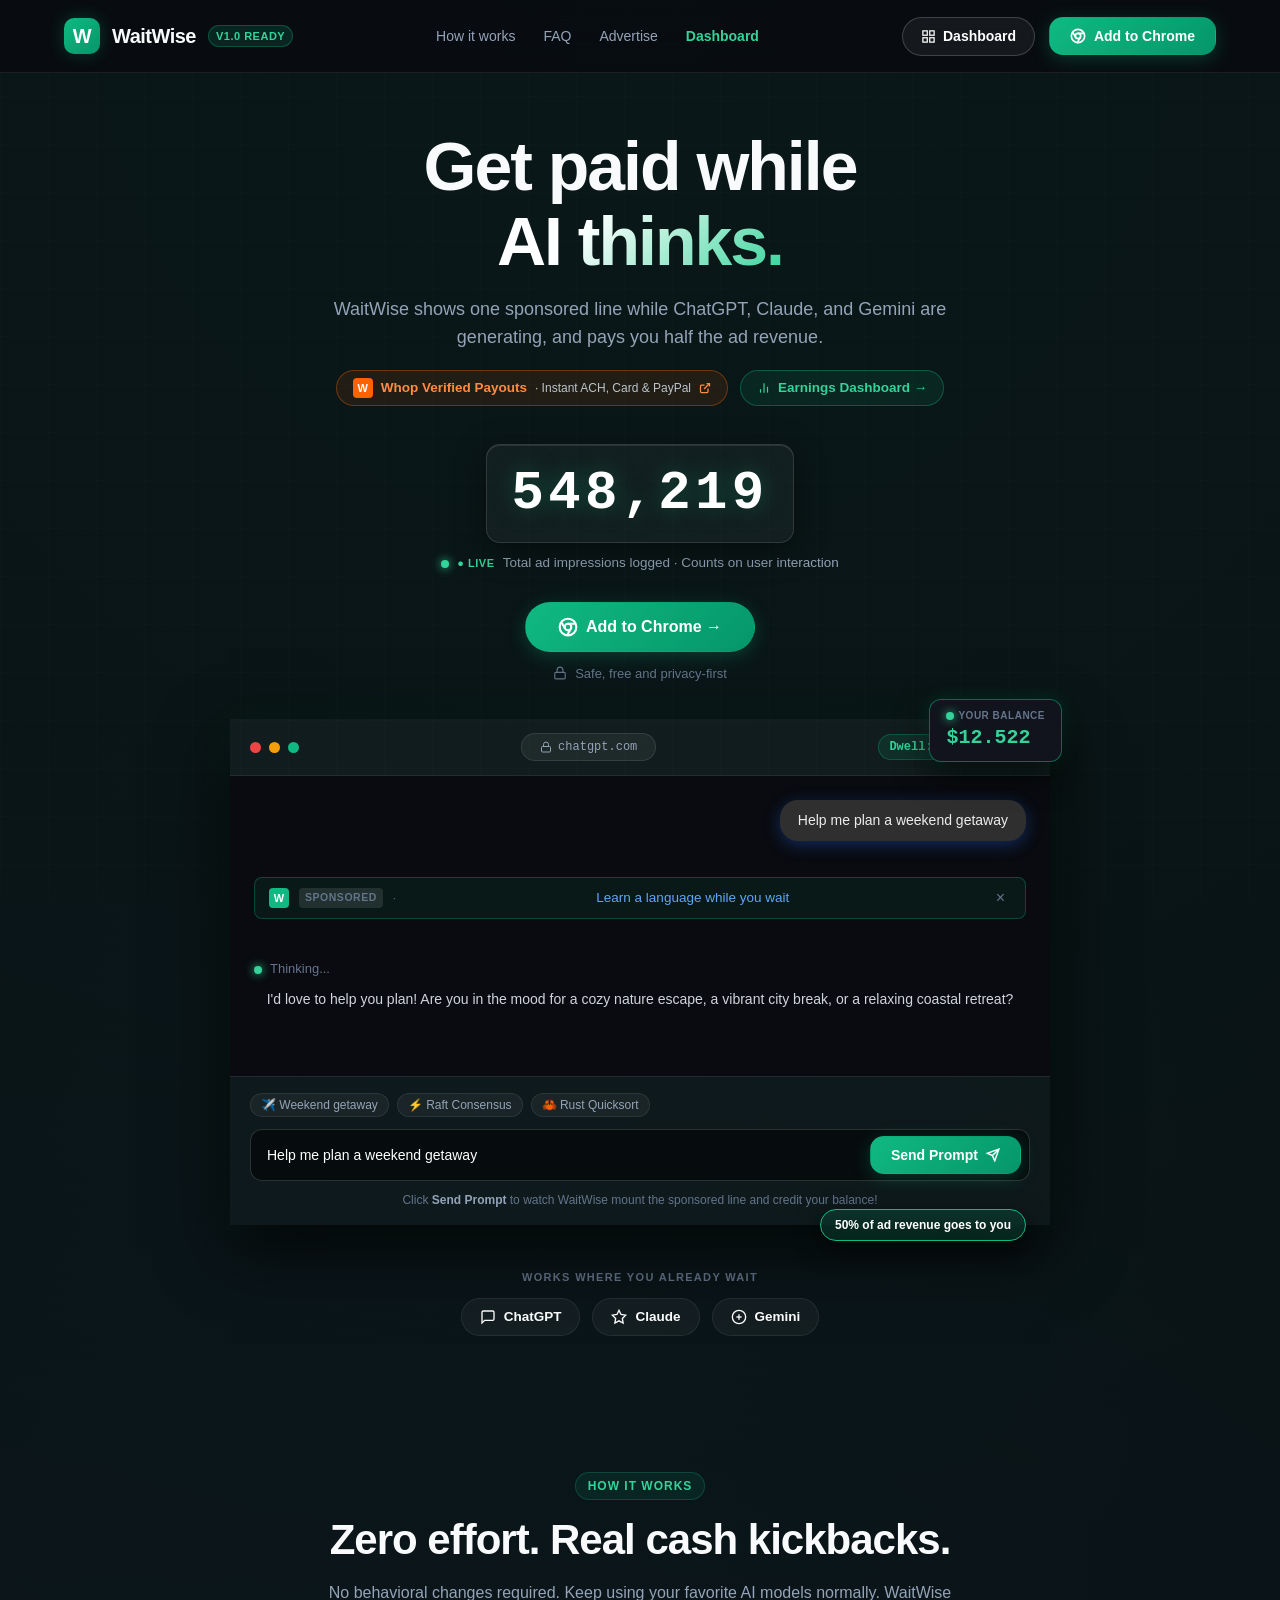
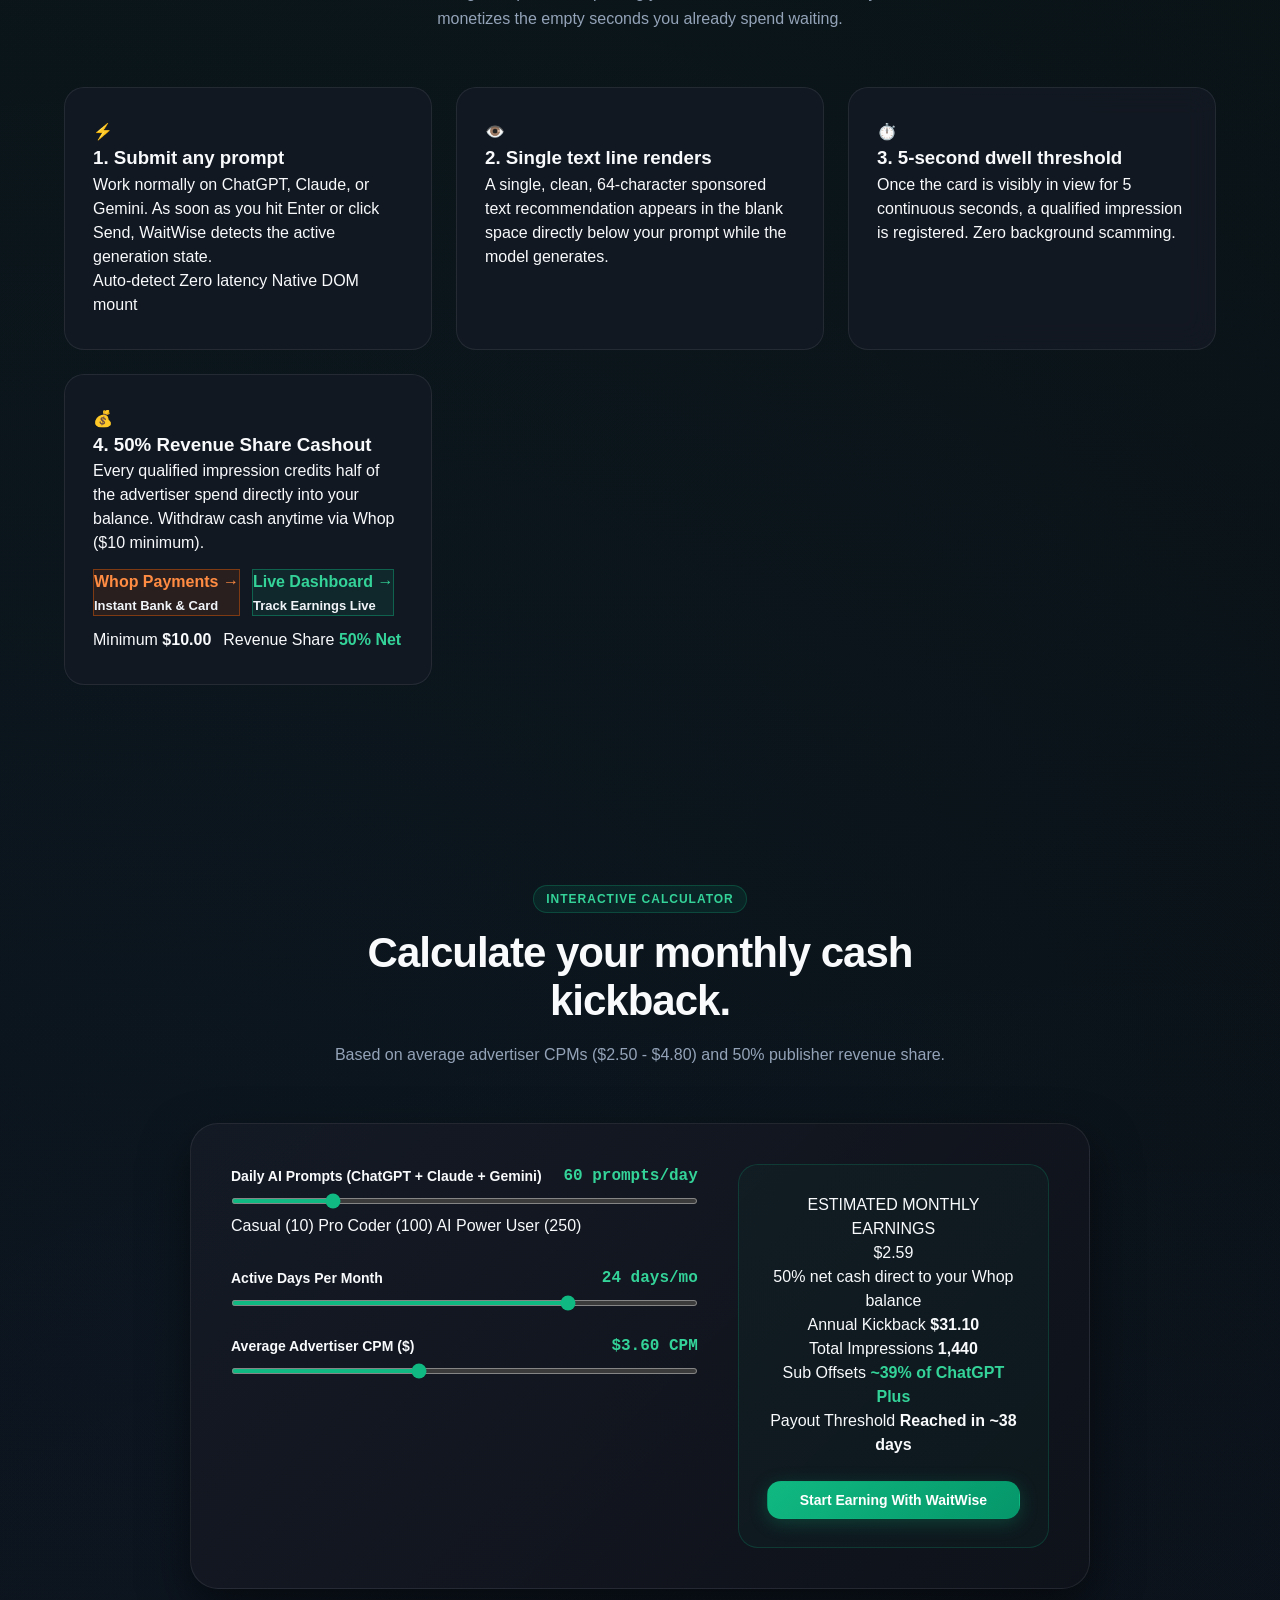
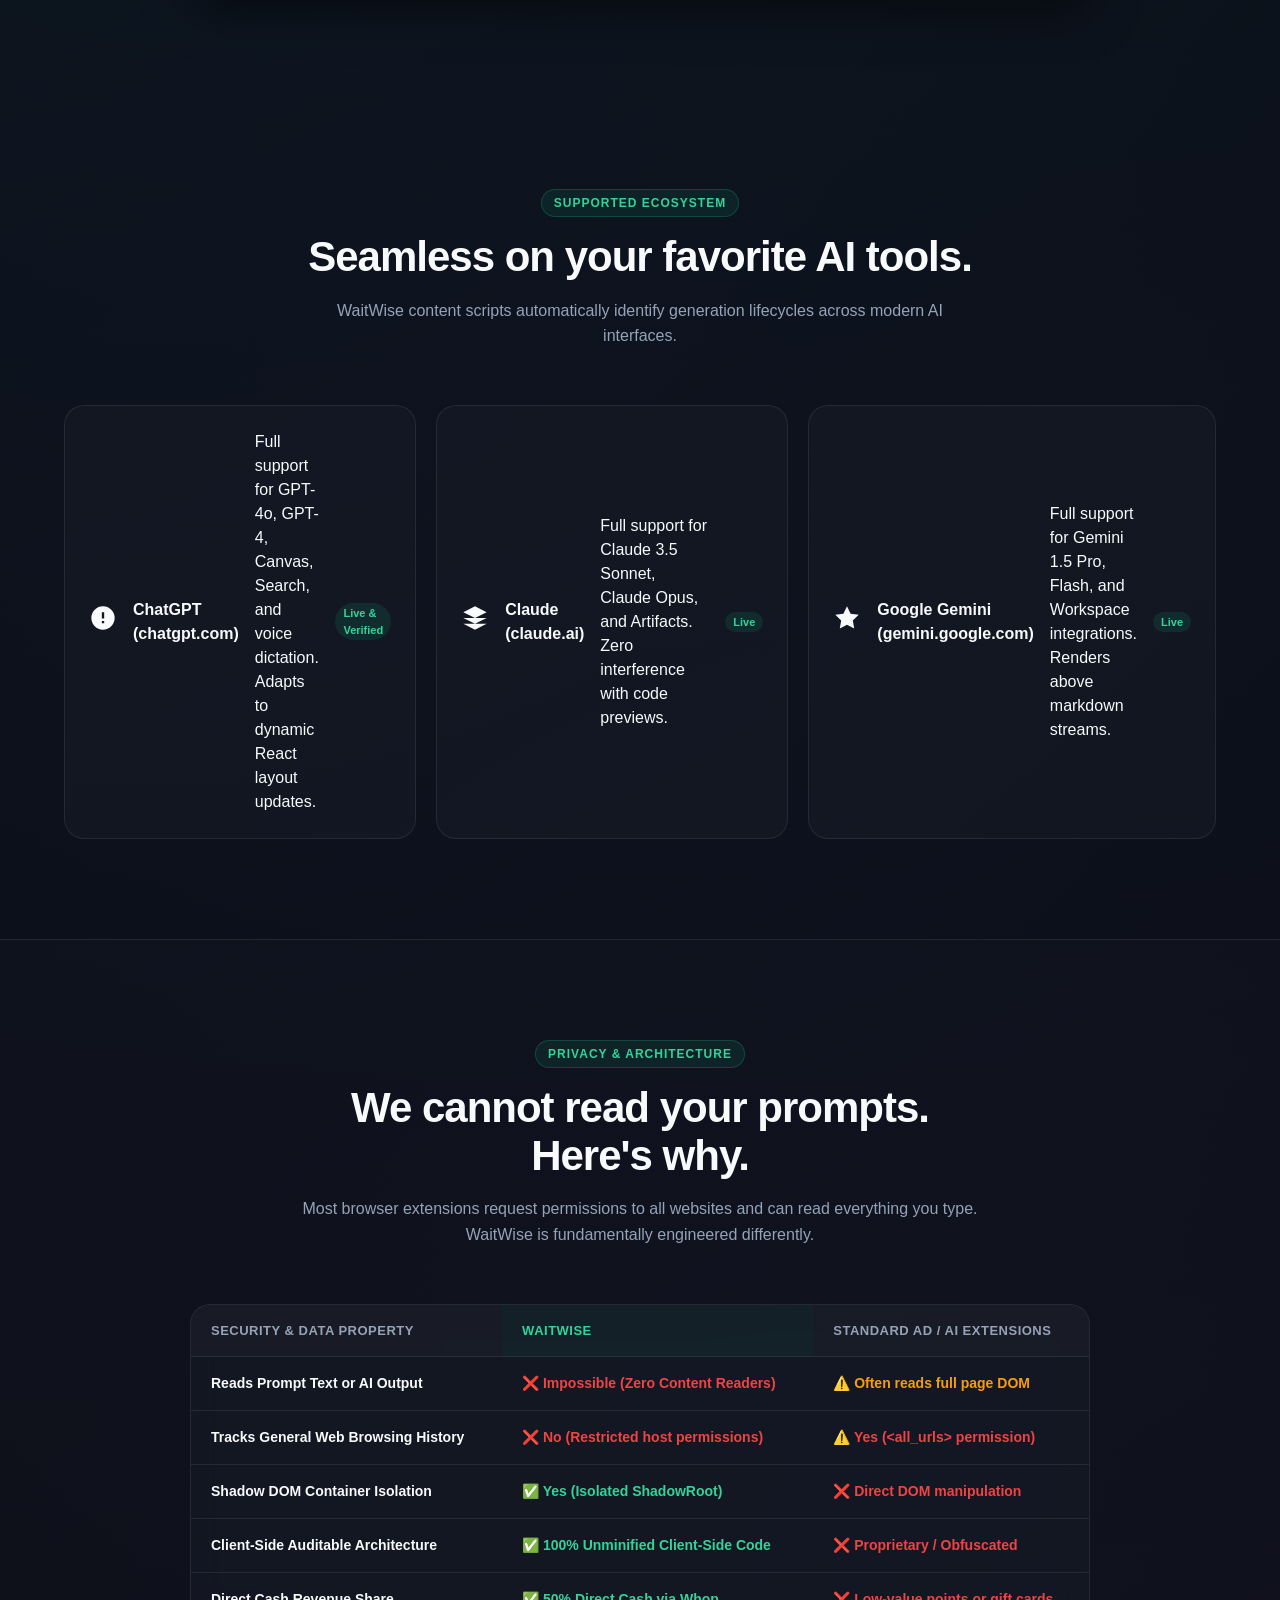
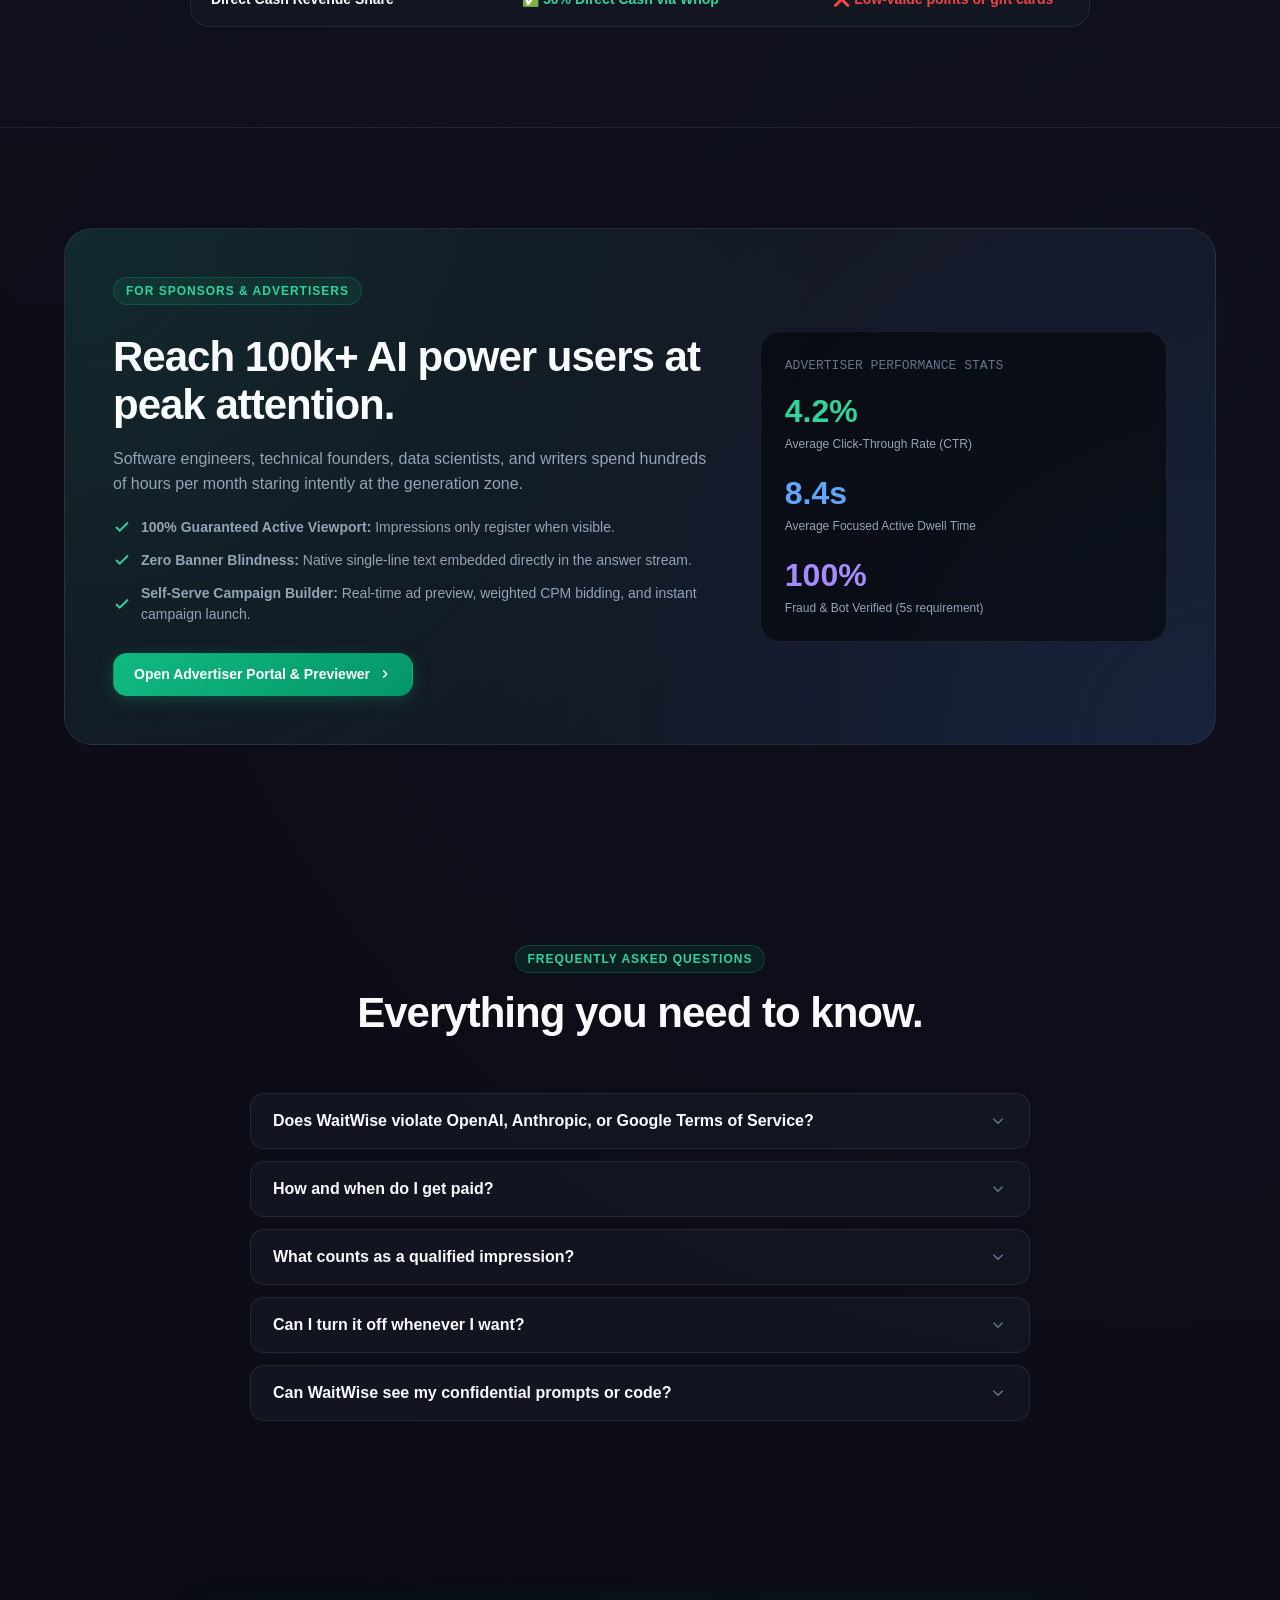
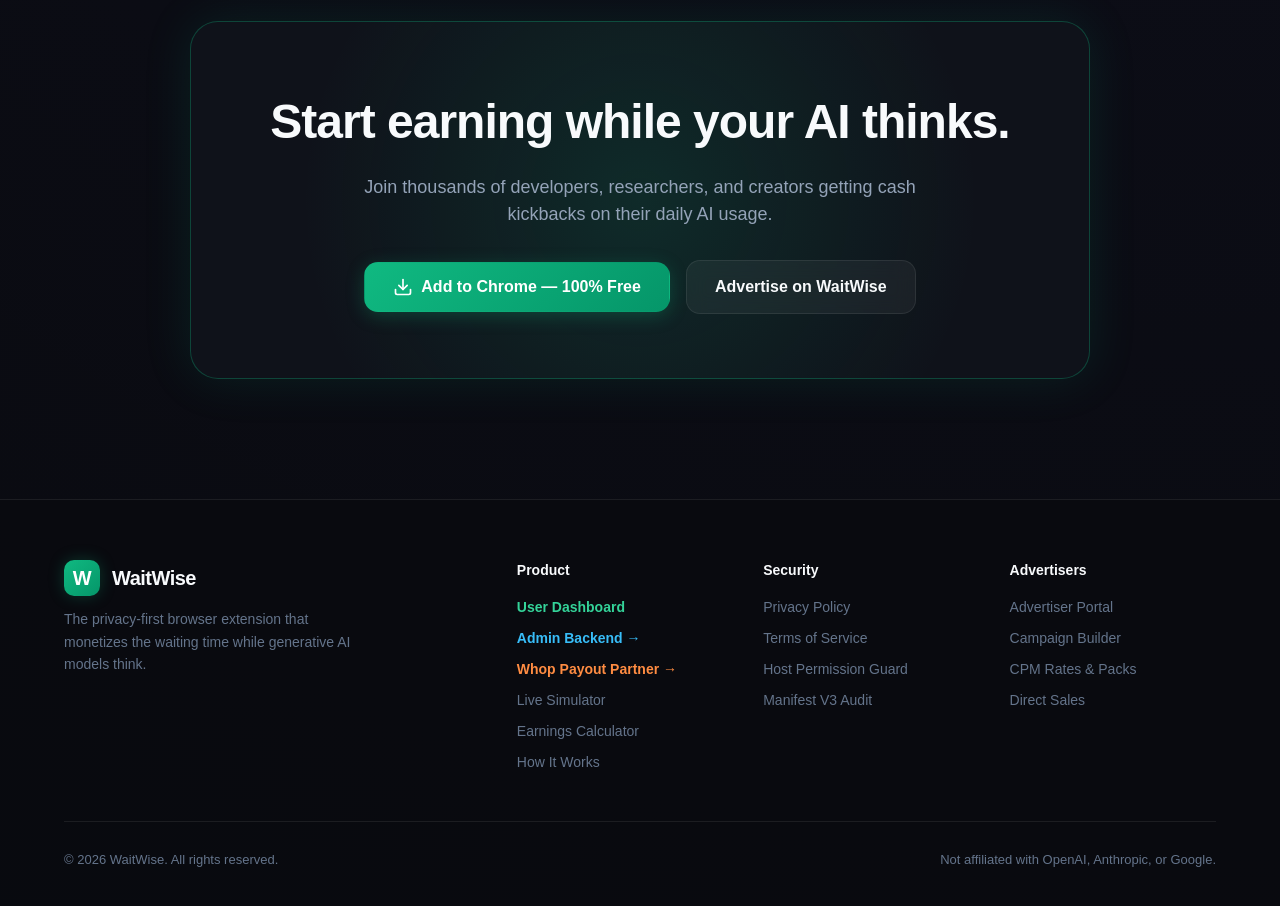
<file: index.html>
<!DOCTYPE html>
<html lang="en">
<head>
  <meta charset="UTF-8">
  <meta name="viewport" content="width=device-width, initial-scale=1.0">
  <title>WaitWise — Get paid while AI thinks</title>
  <meta name="description" content="Monetize the dead space while ChatGPT, Claude, and Gemini generate responses. Earn 50% revenue share on privacy-first, single-line sponsored messages.">
  <link rel="icon" type="image/svg+xml" href="data:image/svg+xml,<svg xmlns='http://www.w3.org/2000/svg' viewBox='0 0 100 100'><rect width='100' height='100' rx='25' fill='%2310b981'/><text x='50' y='68' font-size='50' font-weight='900' fill='white' text-anchor='middle'>W</text></svg>">
  <link rel="stylesheet" href="styles.css">
</head>
<body>
  <!-- Ambient Background Mesh -->
  <div class="bg-mesh-pattern"></div>

  <!-- Navigation -->
  <header class="site-nav">
    <div class="container">
      <a href="index.html" class="brand-logo">
        <div class="logo-icon">W</div>
        <span>WaitWise</span>
        <span class="brand-tag">v1.0 Ready</span>
      </a>

      <nav>
        <ul class="nav-links">
          <li><a href="#how-it-works">How it works</a></li>
          <li><a href="#faq">FAQ</a></li>
          <li><a href="advertise.html">Advertise</a></li>
          <li><a href="dashboard.html" style="color: var(--emerald-400); font-weight: 700;">Dashboard</a></li>
        </ul>
      </nav>

      <div class="nav-actions">
        <a href="dashboard.html" class="btn btn-secondary nav-dash-btn" style="border: 1px solid rgba(255,255,255,0.18); background: rgba(255,255,255,0.06); color: #fff; padding: 8px 18px; border-radius: 9999px; font-size: 14px; font-weight: 600; text-decoration: none; display: inline-flex; align-items: center; gap: 7px; transition: all 0.2s ease;">
          <svg width="15" height="15" viewBox="0 0 24 24" fill="none" stroke="currentColor" stroke-width="2"><rect x="3" y="3" width="7" height="7"></rect><rect x="14" y="3" width="7" height="7"></rect><rect x="14" y="14" width="7" height="7"></rect><rect x="3" y="14" width="7" height="7"></rect></svg>
          <span>Dashboard</span>
        </a>
        <button class="btn btn-primary btn-glow" data-open-modal="install">
          <svg width="16" height="16" viewBox="0 0 24 24" fill="none" stroke="currentColor" stroke-width="2.5" stroke-linecap="round" stroke-linejoin="round">
            <circle cx="12" cy="12" r="10"></circle>
            <circle cx="12" cy="12" r="4"></circle>
            <line x1="21.17" y1="8" x2="12" y2="8"></line>
            <line x1="3.95" y1="6.06" x2="8.54" y2="14"></line>
            <line x1="10.88" y1="21.94" x2="15.46" y2="14"></line>
          </svg>
          <span>Add to Chrome</span>
        </button>
      </div>
    </div>
  </header>

  <main>
    <!-- Hero Section (Centered & High-Impact matching Image 6) -->
    <section class="hero-section" style="padding: 56px 0 36px;">
      <div class="container">
        <div class="hero-content" style="max-width: 860px; margin: 0 auto; text-align: center; display: flex; flex-direction: column; align-items: center;">
          <h1 class="hero-title" style="text-align: center; margin: 0 auto 16px; font-size: clamp(40px, 6vw, 68px); font-weight: 800; line-height: 1.1;">
            Get paid while <br>
            <span class="gradient-text">AI thinks.</span>
          </h1>

          <p class="hero-subtitle" style="text-align: center; margin: 0 auto 18px; max-width: 660px; font-size: 18px; line-height: 1.6; color: var(--text-secondary);">
            WaitWise shows one sponsored line while ChatGPT, Claude, and Gemini are generating, and pays you half the ad revenue.
          </p>

          <!-- Whop Partner & Live Dashboard Quick Pills -->
          <div style="display: flex; align-items: center; justify-content: center; gap: 12px; margin-bottom: 22px; flex-wrap: wrap;">
            <a href="https://whop.com" target="_blank" rel="noopener" style="display: inline-flex; align-items: center; gap: 8px; background: rgba(255, 98, 0, 0.1); border: 1px solid rgba(255, 98, 0, 0.35); padding: 7px 16px; border-radius: 9999px; text-decoration: none; transition: transform 0.2s ease, border-color 0.2s ease;">
              <span style="display: inline-flex; align-items: center; justify-content: center; width: 20px; height: 20px; background: #ff6200; border-radius: 4px; font-weight: 900; font-size: 11px; color: #fff; font-family: sans-serif;">W</span>
              <span style="font-size: 13.5px; font-weight: 700; color: #ff8c42;">Whop Verified Payouts</span>
              <span style="font-size: 12px; color: #cbd5e1; opacity: 0.9;">· Instant ACH, Card & PayPal</span>
              <svg width="12" height="12" viewBox="0 0 24 24" fill="none" stroke="#ff8c42" stroke-width="2.5"><path d="M18 13v6a2 2 0 0 1-2 2H5a2 2 0 0 1-2-2V8a2 2 0 0 1 2-2h6"></path><polyline points="15 3 21 3 21 9"></polyline><line x1="10" y1="14" x2="21" y2="3"></line></svg>
            </a>
            <a href="dashboard.html" style="display: inline-flex; align-items: center; gap: 7px; background: rgba(16, 185, 129, 0.1); border: 1px solid rgba(16, 185, 129, 0.35); padding: 7px 16px; border-radius: 9999px; text-decoration: none; color: #34d399; font-size: 13.5px; font-weight: 700;">
              <svg width="14" height="14" viewBox="0 0 24 24" fill="none" stroke="currentColor" stroke-width="2"><path d="M18 20V10"></path><path d="M12 20V4"></path><path d="M6 20v-6"></path></svg>
              <span>Earnings Dashboard &rarr;</span>
            </a>
          </div>

          <!-- Live Counter Strip (Click-Driven & Genuine) -->
          <div class="live-counter-strip" title="Click to verify live turn counting">
            <div class="counter-digits-container" style="position: relative;">
              <span class="counter-digit-text" id="live-counter-val">548,219</span>
              <span id="counter-click-badge" style="position: absolute; right: -48px; top: -10px; background: #10b981; color: #fff; font-size: 11px; font-weight: 800; padding: 2px 7px; border-radius: 999px; opacity: 0; pointer-events: none; transition: opacity 0.3s ease, transform 0.3s ease;">+1</span>
            </div>
            <div class="counter-sub-caption">
              <span class="pulse-dot"></span>
              <span style="font-weight: 700; color: var(--emerald-400); letter-spacing: 0.05em; font-size: 11px; text-transform: uppercase;">● LIVE</span>
              <span style="color: var(--text-secondary); font-size: 13.5px;">Total ad impressions logged · Counts on user interaction</span>
            </div>
          </div>

          <!-- Add to Chrome CTA Button -->
          <div class="hero-cta-group" style="justify-content: center; margin-bottom: 24px;">
            <button class="btn btn-primary btn-lg btn-glow" data-open-modal="install" style="border-radius: 9999px; padding: 14px 32px; font-size: 16px;">
              <svg width="20" height="20" viewBox="0 0 24 24" fill="none" stroke="currentColor" stroke-width="2.5">
                <circle cx="12" cy="12" r="10"></circle>
                <circle cx="12" cy="12" r="4"></circle>
                <line x1="21.17" y1="8" x2="12" y2="8"></line>
                <line x1="3.95" y1="6.06" x2="8.54" y2="14"></line>
                <line x1="10.88" y1="21.94" x2="15.46" y2="14"></line>
              </svg>
              <span>Add to Chrome &rarr;</span>
            </button>
          </div>

          <div style="display: flex; align-items: center; justify-content: center; gap: 8px; font-size: 13px; color: var(--text-muted); margin-top: -12px; margin-bottom: 36px;">
            <svg width="14" height="14" viewBox="0 0 24 24" fill="none" stroke="currentColor" stroke-width="2"><rect x="3" y="11" width="18" height="11" rx="2" ry="2"></rect><path d="M7 11V7a5 5 0 0 1 10 0v4"></path></svg>
            <span>Safe, free and privacy-first</span>
          </div>
        </div>

        <!-- Interactive AI Generation & Ad Simulator Mockup (Matching Image 6) -->
        <div class="simulator-mockup-outer" id="simulator">
          <!-- Floating Badge Top Right: Your Balance -->
          <div class="floating-badge-balance">
            <span class="badge-label"><span class="pulse-dot"></span> YOUR BALANCE</span>
            <span class="badge-value" id="sim-floating-balance">$12.522</span>
          </div>

          <!-- The macOS Window Mockup -->
          <div class="simulator-card" style="box-shadow: 0 24px 64px rgba(0,0,0,0.8), 0 0 40px rgba(16,185,129,0.08);">
            <div class="simulator-header" style="justify-content: space-between;">
              <div class="window-dots">
                <span class="dot red"></span>
                <span class="dot yellow"></span>
                <span class="dot green"></span>
              </div>
              <div style="background: rgba(255,255,255,0.06); border: 1px solid rgba(255,255,255,0.1); border-radius: 9999px; padding: 4px 18px; font-size: 12px; color: #94a3b8; font-family: var(--font-mono); display: flex; align-items: center; gap: 6px;">
                <svg width="12" height="12" viewBox="0 0 24 24" fill="none" stroke="currentColor" stroke-width="2"><rect x="3" y="11" width="18" height="11" rx="2" ry="2"></rect><path d="M7 11V7a5 5 0 0 1 10 0v4"></path></svg>
                <span>chatgpt.com</span>
              </div>
              <div class="dwell-counter" id="live-dwell-pill">Dwell: 0.0s / 5.0s</div>
            </div>

            <div class="chat-thread" id="chat-thread" style="padding: 24px;">
              <!-- Turn 1: User Prompt (Matching Image 6) -->
              <div class="chat-turn user-turn">
                <div class="user-bubble" style="background: #2f2f2f; color: #ececec; border-radius: 18px; padding: 10px 18px; font-size: 14px;">
                  Help me plan a weekend getaway
                </div>
              </div>

              <!-- WaitWise Sponsored Line (Matching Image 6) -->
              <div class="ad-insertion-slot" id="sim-ad-slot" style="margin: 14px 0;">
                <div class="sim-sponsored-card" id="sim-ad-card" style="background: rgba(16, 185, 129, 0.08); border: 1px solid rgba(16, 185, 129, 0.3); border-radius: 8px; padding: 10px 14px; display: flex; align-items: center; gap: 10px;">
                  <span class="ad-logo-pill" style="background: var(--emerald-500); color: #fff; width: 20px; height: 20px; border-radius: 4px; font-size: 11px; font-weight: 800; display: inline-flex; align-items: center; justify-content: center;">W</span>
                  <span class="ad-label" style="font-size: 10.5px; font-weight: 700; color: var(--text-muted); letter-spacing: 0.05em;">SPONSORED</span>
                  <span style="color: var(--text-muted); font-size: 11px;">·</span>
                  <a href="https://duolingo.com" target="_blank" rel="noopener" class="ad-text-link" id="sim-ad-link" style="color: #60a5fa; text-decoration: none; font-size: 13.5px; font-weight: 500;">
                    Learn a language while you wait
                  </a>
                  <button class="ad-close-btn" id="sim-ad-dismiss" title="Dismiss" style="margin-left: auto; background: none; border: none; color: var(--text-muted); cursor: pointer; font-size: 16px;">×</button>
                </div>
              </div>

              <!-- Turn 1: AI Assistant Streaming Response -->
              <div class="chat-turn assistant-turn">
                <div class="assistant-content" id="sim-ai-response" style="font-size: 14px; line-height: 1.6; color: #d1d5db;">
                  <div class="adv-preview-thinking" id="sim-thinking-indicator" style="display: flex; align-items: center; gap: 8px; color: var(--text-muted); font-size: 13px; margin-bottom: 8px;">
                    <span class="pulse-dot"></span>
                    <span>Thinking...</span>
                  </div>
                  <p>I'd love to help you plan! Are you in the mood for a cozy nature escape, a vibrant city break, or a relaxing coastal retreat?</p>
                </div>
              </div>
            </div>

            <!-- Simulator Interactive Controller -->
            <div class="simulator-controls">
              <div class="quick-prompts-row" style="display: flex; gap: 8px; margin-bottom: 10px; overflow-x: auto; padding-bottom: 2px;">
                <button type="button" class="quick-btn" data-prompt="Help me plan a weekend getaway">✈️ Weekend getaway</button>
                <button type="button" class="quick-btn" data-prompt="Explain distributed consensus in Raft">⚡ Raft Consensus</button>
                <button type="button" class="quick-btn" data-prompt="Write a quicksort function in Rust with comments">🦀 Rust Quicksort</button>
              </div>
              <div class="input-simulation-box">
                <input type="text" id="sim-custom-prompt" placeholder="Ask anything, e.g. 'Help me plan a weekend getaway'..." value="Help me plan a weekend getaway">
                <button class="btn btn-primary" id="sim-submit-btn">
                  <span>Send Prompt</span>
                  <svg width="14" height="14" viewBox="0 0 24 24" fill="none" stroke="currentColor" stroke-width="2.5"><line x1="22" y1="2" x2="11" y2="13"></line><polygon points="22 2 15 22 11 13 2 9 22 2"></polygon></svg>
                </button>
              </div>
              <div class="sim-help-text">
                Click <strong>Send Prompt</strong> to watch WaitWise mount the sponsored line and credit your balance!
              </div>
            </div>
          </div>

          <!-- Floating Badge Bottom Right: 50% revenue -->
          <div class="floating-badge-rev">
            50% of ad revenue goes to you
          </div>
        </div>

        <!-- Works where you already wait Strip (Image 6) -->
        <div class="works-where-strip">
          <div class="works-label">WORKS WHERE YOU ALREADY WAIT</div>
          <div class="works-pills-row">
            <div class="works-pill">
              <svg width="16" height="16" viewBox="0 0 24 24" fill="none" stroke="currentColor" stroke-width="2"><path d="M21 15a2 2 0 0 1-2 2H7l-4 4V5a2 2 0 0 1 2-2h14a2 2 0 0 1 2 2z"></path></svg>
              <span>ChatGPT</span>
            </div>
            <div class="works-pill">
              <svg width="16" height="16" viewBox="0 0 24 24" fill="none" stroke="currentColor" stroke-width="2"><polygon points="12 2 15.09 8.26 22 9.27 17 14.14 18.18 21.02 12 17.77 5.82 21.02 7 14.14 2 9.27 8.91 8.26 12 2"></polygon></svg>
              <span>Claude</span>
            </div>
            <div class="works-pill">
              <svg width="16" height="16" viewBox="0 0 24 24" fill="none" stroke="currentColor" stroke-width="2"><circle cx="12" cy="12" r="10"></circle><path d="M8 12h8"></path><path d="M12 8v8"></path></svg>
              <span>Gemini</span>
            </div>
          </div>
        </div>
      </div>
    </section>

    <!-- Bento Value Proposition Grid -->
    <section class="section" id="how-it-works">
      <div class="container">
        <div class="section-header">
          <span class="section-tag">How It Works</span>
          <h2 class="section-title">Zero effort. Real cash kickbacks.</h2>
          <p class="section-subtitle">
            No behavioral changes required. Keep using your favorite AI models normally. WaitWise monetizes the empty seconds you already spend waiting.
          </p>
        </div>

        <div class="bento-grid">
          <!-- Bento 1 -->
          <div class="bento-card bento-wide">
            <div class="bento-icon">⚡</div>
            <h3>1. Submit any prompt</h3>
            <p>
              Work normally on ChatGPT, Claude, or Gemini. As soon as you hit Enter or click Send, WaitWise detects the active generation state.
            </p>
            <div class="mini-tag-list">
              <span class="mini-tag">Auto-detect</span>
              <span class="mini-tag">Zero latency</span>
              <span class="mini-tag">Native DOM mount</span>
            </div>
          </div>

          <!-- Bento 2 -->
          <div class="bento-card">
            <div class="bento-icon">👁️</div>
            <h3>2. Single text line renders</h3>
            <p>
              A single, clean, 64-character sponsored text recommendation appears in the blank space directly below your prompt while the model generates.
            </p>
          </div>

          <!-- Bento 3 -->
          <div class="bento-card">
            <div class="bento-icon">⏱️</div>
            <h3>3. 5-second dwell threshold</h3>
            <p>
              Once the card is visibly in view for 5 continuous seconds, a qualified impression is registered. Zero background scamming.
            </p>
          </div>

          <!-- Bento 4 -->
          <div class="bento-card bento-wide">
            <div class="bento-icon">💰</div>
            <h3>4. 50% Revenue Share Cashout</h3>
            <p>
              Every qualified impression credits half of the advertiser spend directly into your balance. Withdraw cash anytime via Whop ($10 minimum).
            </p>
            <div class="cashout-pill-row" style="display: flex; gap: 12px; flex-wrap: wrap; margin-top: 14px;">
              <a href="https://whop.com" target="_blank" rel="noopener" class="cashout-badge" style="text-decoration: none; border: 1px solid rgba(255, 98, 0, 0.4); background: rgba(255, 98, 0, 0.1); cursor: pointer; display: flex; flex-direction: column; gap: 2px;">
                <span style="color: #ff8c42; font-weight: 700;">Whop Payments &rarr;</span>
                <strong style="color: #f1f5f9; font-size: 13px;">Instant Bank & Card</strong>
              </a>
              <a href="dashboard.html" class="cashout-badge" style="text-decoration: none; border: 1px solid rgba(16, 185, 129, 0.4); background: rgba(16, 185, 129, 0.1); cursor: pointer; display: flex; flex-direction: column; gap: 2px;">
                <span style="color: #34d399; font-weight: 700;">Live Dashboard &rarr;</span>
                <strong style="color: #f1f5f9; font-size: 13px;">Track Earnings Live</strong>
              </a>
              <div class="cashout-badge">
                <span>Minimum</span>
                <strong>$10.00</strong>
              </div>
              <div class="cashout-badge">
                <span>Revenue Share</span>
                <strong style="color: var(--emerald-400);">50% Net</strong>
              </div>
            </div>
          </div>
          </div>
        </div>
      </div>
    </section>

    <!-- Earnings Calculator Section -->
    <section class="section" id="calculator">
      <div class="container">
        <div class="section-header">
          <span class="section-tag">Interactive Calculator</span>
          <h2 class="section-title">Calculate your monthly cash kickback.</h2>
          <p class="section-subtitle">
            Based on average advertiser CPMs ($2.50 - $4.80) and 50% publisher revenue share.
          </p>
        </div>

        <div class="calculator-wrapper">
          <div class="calc-controls">
            <div class="slider-group">
              <div class="slider-header">
                <label for="prompt-range">Daily AI Prompts (ChatGPT + Claude + Gemini)</label>
                <span class="slider-val" id="prompt-display">60 prompts/day</span>
              </div>
              <input type="range" id="prompt-range" min="10" max="250" step="5" value="60" class="custom-range">
              <div class="range-labels">
                <span>Casual (10)</span>
                <span>Pro Coder (100)</span>
                <span>AI Power User (250)</span>
              </div>
            </div>

            <div class="slider-group">
              <div class="slider-header">
                <label for="days-range">Active Days Per Month</label>
                <span class="slider-val" id="days-display">24 days/mo</span>
              </div>
              <input type="range" id="days-range" min="5" max="31" step="1" value="24" class="custom-range">
            </div>

            <div class="slider-group">
              <div class="slider-header">
                <label for="cpm-range">Average Advertiser CPM ($)</label>
                <span class="slider-val" id="cpm-display">$3.60 CPM</span>
              </div>
              <input type="range" id="cpm-range" min="2.00" max="6.00" step="0.20" value="3.60" class="custom-range">
            </div>
          </div>

          <div class="calc-results-card">
            <div class="calc-result-item highlight">
              <div class="calc-label">ESTIMATED MONTHLY EARNINGS</div>
              <div class="calc-number" id="calc-monthly-out">$7.78</div>
              <div class="calc-subtext">50% net cash direct to your Whop balance</div>
            </div>

            <div class="calc-breakdown-grid">
              <div class="breakdown-item">
                <span>Annual Kickback</span>
                <strong id="calc-annual-out">$93.31</strong>
              </div>
              <div class="breakdown-item">
                <span>Total Impressions</span>
                <strong id="calc-impressions-out">1,440</strong>
              </div>
              <div class="breakdown-item">
                <span>Sub Offsets</span>
                <strong style="color: var(--emerald-400);">~39% of ChatGPT Plus</strong>
              </div>
              <div class="breakdown-item">
                <span>Payout Threshold</span>
                <strong>Reached in ~38 days</strong>
              </div>
            </div>

            <button class="btn btn-primary btn-glow" style="width: 100%; margin-top: 24px;" data-open-modal="install">
              <span>Start Earning With WaitWise</span>
            </button>
          </div>
        </div>
      </div>
    </section>

    <!-- Platform Compatibility Grid -->
    <section class="section" id="platforms">
      <div class="container">
        <div class="section-header">
          <span class="section-tag">Supported Ecosystem</span>
          <h2 class="section-title">Seamless on your favorite AI tools.</h2>
          <p class="section-subtitle">
            WaitWise content scripts automatically identify generation lifecycles across modern AI interfaces.
          </p>
        </div>

        <div class="platforms-grid">
          <div class="platform-card active">
            <div class="platform-icon">
              <svg width="28" height="28" viewBox="0 0 24 24" fill="currentColor">
                <path d="M12 2a10 10 0 0 0-10 10c0 5.52 4.48 10 10 10s10-4.48 10-10A10 10 0 0 0 12 2zm1 14.5h-2v-2h2v2zm0-4h-2V7h2v5.5z"/>
              </svg>
            </div>
            <h4>ChatGPT (chatgpt.com)</h4>
            <p>Full support for GPT-4o, GPT-4, Canvas, Search, and voice dictation. Adapts to dynamic React layout updates.</p>
            <span class="status-badge-live">Live & Verified</span>
          </div>

          <div class="platform-card active">
            <div class="platform-icon">
              <svg width="28" height="28" viewBox="0 0 24 24" fill="currentColor">
                <path d="M12 2L2 7l10 5 10-5-10-5zM2 17l10 5 10-5M2 12l10 5 10-5"/>
              </svg>
            </div>
            <h4>Claude (claude.ai)</h4>
            <p>Full support for Claude 3.5 Sonnet, Claude Opus, and Artifacts. Zero interference with code previews.</p>
            <span class="status-badge-live">Live</span>
          </div>

          <div class="platform-card active">
            <div class="platform-icon">
              <svg width="28" height="28" viewBox="0 0 24 24" fill="currentColor">
                <path d="M12 2L15.09 8.26L22 9.27L17 14.14L18.18 21.02L12 17.77L5.82 21.02L7 14.14L2 9.27L8.91 8.26L12 2Z"/>
              </svg>
            </div>
            <h4>Google Gemini (gemini.google.com)</h4>
            <p>Full support for Gemini 1.5 Pro, Flash, and Workspace integrations. Renders above markdown streams.</p>
            <span class="status-badge-live">Live</span>
          </div>
        </div>
      </div>
    </section>

    <!-- Privacy & Security Section -->
    <section class="section" id="privacy" style="background: rgba(255, 255, 255, 0.01); border-top: 1px solid var(--card-border); border-bottom: 1px solid var(--card-border);">
      <div class="container">
        <div class="section-header">
          <span class="section-tag">Privacy & Architecture</span>
          <h2 class="section-title">We cannot read your prompts. Here's why.</h2>
          <p class="section-subtitle">
            Most browser extensions request permissions to all websites and can read everything you type. WaitWise is fundamentally engineered differently.
          </p>
        </div>

        <div class="comparison-table-wrapper">
          <table class="comp-table">
            <thead>
              <tr>
                <th>Security & Data Property</th>
                <th class="brand-col">WaitWise</th>
                <th>Standard Ad / AI Extensions</th>
              </tr>
            </thead>
            <tbody>
              <tr>
                <td><strong>Reads Prompt Text or AI Output</strong></td>
                <td><span class="check-no">❌ Impossible (Zero Content Readers)</span></td>
                <td><span class="check-yes" style="color: #f59e0b;">⚠️ Often reads full page DOM</span></td>
              </tr>
              <tr>
                <td><strong>Tracks General Web Browsing History</strong></td>
                <td><span class="check-no">❌ No (Restricted host permissions)</span></td>
                <td><span class="check-yes" style="color: #ef4444;">⚠️ Yes (&lt;all_urls&gt; permission)</span></td>
              </tr>
              <tr>
                <td><strong>Shadow DOM Container Isolation</strong></td>
                <td><span class="check-yes">✅ Yes (Isolated ShadowRoot)</span></td>
                <td><span class="check-no">❌ Direct DOM manipulation</span></td>
              </tr>
              <tr>
                <td><strong>Client-Side Auditable Architecture</strong></td>
                <td><span class="check-yes">✅ 100% Unminified Client-Side Code</span></td>
                <td><span class="check-no">❌ Proprietary / Obfuscated</span></td>
              </tr>
              <tr>
                <td><strong>Direct Cash Revenue Share</strong></td>
                <td><span class="check-yes">✅ 50% Direct Cash via Whop</span></td>
                <td><span class="check-no">❌ Low-value points or gift cards</span></td>
              </tr>
            </tbody>
          </table>
        </div>
      </div>
    </section>

    <!-- Advertiser Portal Teaser Section -->
    <section class="section" id="advertisers">
      <div class="container">
        <div class="advertiser-card">
          <div>
            <span class="section-tag">For Sponsors & Advertisers</span>
            <h2 class="section-title" style="margin-top: 12px;">Reach 100k+ AI power users at peak attention.</h2>
            <p class="section-subtitle" style="margin-bottom: 0;">
              Software engineers, technical founders, data scientists, and writers spend hundreds of hours per month staring intently at the generation zone.
            </p>
            <ul class="ad-features-list">
              <li>
                <svg width="18" height="18" viewBox="0 0 24 24" fill="none" stroke="currentColor" stroke-width="2.5"><polyline points="20 6 9 17 4 12"></polyline></svg>
                <span><strong>100% Guaranteed Active Viewport:</strong> Impressions only register when visible.</span>
              </li>
              <li>
                <svg width="18" height="18" viewBox="0 0 24 24" fill="none" stroke="currentColor" stroke-width="2.5"><polyline points="20 6 9 17 4 12"></polyline></svg>
                <span><strong>Zero Banner Blindness:</strong> Native single-line text embedded directly in the answer stream.</span>
              </li>
              <li>
                <svg width="18" height="18" viewBox="0 0 24 24" fill="none" stroke="currentColor" stroke-width="2.5"><polyline points="20 6 9 17 4 12"></polyline></svg>
                <span><strong>Self-Serve Campaign Builder:</strong> Real-time ad preview, weighted CPM bidding, and instant campaign launch.</span>
              </li>
            </ul>
            <a href="advertise.html" class="btn btn-primary btn-glow" style="display: inline-flex; align-items: center; gap: 8px;">
              <span>Open Advertiser Portal & Previewer</span>
              <svg width="14" height="14" viewBox="0 0 24 24" fill="none" stroke="currentColor" stroke-width="2.5"><polyline points="9 18 15 12 9 6"></polyline></svg>
            </a>
          </div>

          <div style="background: rgba(0,0,0,0.5); border: 1px solid var(--card-border); border-radius: var(--radius-lg); padding: 24px;">
            <div style="font-size: 13px; color: var(--text-muted); font-family: var(--font-mono); margin-bottom: 12px;">ADVERTISER PERFORMANCE STATS</div>
            <div style="display: flex; flex-direction: column; gap: 16px;">
              <div>
                <span style="font-size: 32px; font-weight: 800; color: var(--emerald-400);">4.2%</span>
                <p style="font-size: 12px; color: var(--text-secondary);">Average Click-Through Rate (CTR)</p>
              </div>
              <div>
                <span style="font-size: 32px; font-weight: 800; color: #60a5fa;">8.4s</span>
                <p style="font-size: 12px; color: var(--text-secondary);">Average Focused Active Dwell Time</p>
              </div>
              <div>
                <span style="font-size: 32px; font-weight: 800; color: #a78bfa;">100%</span>
                <p style="font-size: 12px; color: var(--text-secondary);">Fraud & Bot Verified (5s requirement)</p>
              </div>
            </div>
          </div>
        </div>
      </div>
    </section>

    <!-- FAQ Section -->
    <section class="section" id="faq">
      <div class="container">
        <div class="section-header">
          <span class="section-tag">Frequently Asked Questions</span>
          <h2 class="section-title">Everything you need to know.</h2>
        </div>

        <div class="faq-list">
          <div class="faq-item">
            <button class="faq-question">
              <span>Does WaitWise violate OpenAI, Anthropic, or Google Terms of Service?</span>
              <svg class="faq-chevron" width="18" height="18" viewBox="0 0 24 24" fill="none" stroke="currentColor" stroke-width="2"><polyline points="6 9 12 15 18 9"></polyline></svg>
            </button>
            <div class="faq-answer">
              <p>No. WaitWise operates as a purely client-side browser extension within your own browser DOM, exactly like ad blockers, Dark Reader, Grammarly, or password managers. It does not scrape, reverse-engineer, or intercept the API traffic of ChatGPT, Claude, or Gemini.</p>
            </div>
          </div>

          <div class="faq-item">
            <button class="faq-question">
              <span>How and when do I get paid?</span>
              <svg class="faq-chevron" width="18" height="18" viewBox="0 0 24 24" fill="none" stroke="currentColor" stroke-width="2"><polyline points="6 9 12 15 18 9"></polyline></svg>
            </button>
            <div class="faq-answer">
              <p>All earnings accrue directly in cash in US Dollars ($). Once your balance reaches the $10 minimum threshold, you can request an instant cash withdrawal through our payment partner Whop directly to your bank account, debit card, or PayPal.</p>
            </div>
          </div>

          <div class="faq-item">
            <button class="faq-question">
              <span>What counts as a qualified impression?</span>
              <svg class="faq-chevron" width="18" height="18" viewBox="0 0 24 24" fill="none" stroke="currentColor" stroke-width="2"><polyline points="6 9 12 15 18 9"></polyline></svg>
            </button>
            <div class="faq-answer">
              <p>To ensure advertisers receive real value and prevent fraudulent clicks or background spam, an impression qualifies when the sponsored line is at least 50% visible in your active browser viewport for at least 5.0 seconds during response generation.</p>
            </div>
          </div>

          <div class="faq-item">
            <button class="faq-question">
              <span>Can I turn it off whenever I want?</span>
              <svg class="faq-chevron" width="18" height="18" viewBox="0 0 24 24" fill="none" stroke="currentColor" stroke-width="2"><polyline points="6 9 12 15 18 9"></polyline></svg>
            </button>
            <div class="faq-answer">
              <p>Yes. You can click the extension icon in your Chrome toolbar anytime to toggle WaitWise ON or OFF with a single click. When turned off, zero sponsored lines are rendered.</p>
            </div>
          </div>

          <div class="faq-item">
            <button class="faq-question">
              <span>Can WaitWise see my confidential prompts or code?</span>
              <svg class="faq-chevron" width="18" height="18" viewBox="0 0 24 24" fill="none" stroke="currentColor" stroke-width="2"><polyline points="6 9 12 15 18 9"></polyline></svg>
            </button>
            <div class="faq-answer">
              <p>No. WaitWise content script does not read or transmit your prompt inputs or AI outputs. The extension only detects turn layout anchors in the DOM solely to mount the sponsored recommendation.</p>
            </div>
          </div>
        </div>
      </div>
    </section>

    <!-- Bottom CTA Section -->
    <section class="bottom-cta-section">
      <div class="container">
        <div class="cta-box">
          <h2>Start earning while your AI thinks.</h2>
          <p>Join thousands of developers, researchers, and creators getting cash kickbacks on their daily AI usage.</p>
          <div class="hero-cta-group" style="margin-bottom: 0;">
            <button class="btn btn-primary btn-lg btn-glow" data-open-modal="install">
              <svg width="20" height="20" viewBox="0 0 24 24" fill="none" stroke="currentColor" stroke-width="2" stroke-linecap="round" stroke-linejoin="round">
                <path d="M21 15v4a2 2 0 0 1-2 2H5a2 2 0 0 1-2-2v-4"></path>
                <polyline points="7 10 12 15 17 10"></polyline>
                <line x1="12" y1="15" x2="12" y2="3"></line>
              </svg>
              <span>Add to Chrome — 100% Free</span>
            </button>
            <a href="advertise.html" class="btn btn-secondary btn-lg">
              <span>Advertise on WaitWise</span>
            </a>
          </div>
        </div>
      </div>
    </section>
  </main>

  <!-- Footer -->
  <footer class="site-footer">
    <div class="container">
      <div class="footer-top">
        <div class="footer-brand">
          <a href="index.html" class="brand-logo" style="margin-bottom: 12px;">
            <div class="logo-icon">W</div>
            <span>WaitWise</span>
          </a>
          <p>
            The privacy-first browser extension that monetizes the waiting time while generative AI models think.
          </p>
        </div>

        <div class="footer-col">
          <h5>Product</h5>
          <ul>
            <li><a href="dashboard.html" style="color: var(--emerald-400); font-weight: 600;">User Dashboard</a></li>
            <li><a href="admin.html" style="color: #38bdf8; font-weight: 600;">Admin Backend &rarr;</a></li>
            <li><a href="https://whop.com" target="_blank" rel="noopener" style="color: #ff8c42; font-weight: 600;">Whop Payout Partner &rarr;</a></li>
            <li><a href="#simulator">Live Simulator</a></li>
            <li><a href="#calculator">Earnings Calculator</a></li>
            <li><a href="#how-it-works">How It Works</a></li>
          </ul>
        </div>

        <div class="footer-col">
          <h5>Security</h5>
          <ul>
            <li><a href="#" data-open-modal="privacy">Privacy Policy</a></li>
            <li><a href="#" data-open-modal="privacy">Terms of Service</a></li>
            <li><a href="#privacy">Host Permission Guard</a></li>
            <li><a href="#privacy">Manifest V3 Audit</a></li>
          </ul>
        </div>

        <div class="footer-col">
          <h5>Advertisers</h5>
          <ul>
            <li><a href="advertise.html">Advertiser Portal</a></li>
            <li><a href="advertise.html#builder">Campaign Builder</a></li>
            <li><a href="advertise.html#pricing">CPM Rates & Packs</a></li>
            <li><a href="mailto:ads@waitwise.ai">Direct Sales</a></li>
          </ul>
        </div>
      </div>

      <div class="footer-bottom">
        <div>© 2026 WaitWise. All rights reserved.</div>
        <div>Not affiliated with OpenAI, Anthropic, or Google.</div>
      </div>
    </div>
  </footer>

  <!-- Modal 1: Install Extension Guide -->
  <div class="modal-backdrop" id="modal-install">
    <div class="modal-content">
      <button class="modal-close-btn">&times;</button>
      <h3 style="font-size: 22px; font-weight: 800; margin-bottom: 8px;">Install WaitWise Extension</h3>
      <p style="color: var(--text-secondary); font-size: 14px; margin-bottom: 20px;">
        Start earning passive cash while waiting for ChatGPT, Claude, and Gemini responses.
      </p>

      <ul class="install-step-list">
        <li class="install-step-item">
          <span class="step-badge">1</span>
          <div>
            <strong>Open Extensions in Chrome</strong>
            <p>Navigate to <code>chrome://extensions</code> in your browser address bar.</p>
          </div>
        </li>
        <li class="install-step-item">
          <span class="step-badge">2</span>
          <div>
            <strong>Enable Developer Mode</strong>
            <p>Toggle the <strong>Developer mode</strong> switch in the top-right corner.</p>
          </div>
        </li>
        <li class="install-step-item">
          <span class="step-badge">3</span>
          <div>
            <strong>Load Unpacked Extension</strong>
            <p>Click <strong>Load unpacked</strong> and select your built <code>dist</code> folder.</p>
          </div>
        </li>
        <li class="install-step-item">
          <span class="step-badge">4</span>
          <div>
            <strong>Ready to Earn!</strong>
            <p>Open <code>chatgpt.com</code>, submit any prompt, and watch the sponsored line appear with cash rewards.</p>
          </div>
        </li>
      </ul>

      <div style="display: flex; gap: 12px; margin-top: 24px;">
        <a href="https://chromewebstore.google.com" target="_blank" rel="noopener" class="btn btn-primary" style="flex: 1;">
          <span>Chrome Web Store</span>
        </a>
        <button class="btn btn-secondary modal-close-btn" style="position: static; font-size: 14px;">
          <span>Close</span>
        </button>
      </div>
    </div>
  </div>

  <!-- Modal 2: Advertiser Form -->
  <div class="modal-backdrop" id="modal-advertiser">
    <div class="modal-content">
      <button class="modal-close-btn">&times;</button>
      <h3 style="font-size: 22px; font-weight: 800; margin-bottom: 8px;">Advertise on WaitWise</h3>
      <p style="color: var(--text-secondary); font-size: 14px; margin-bottom: 20px;">
        Put your product in front of 100,000+ AI power users with guaranteed 5s active viewport visibility.
      </p>

      <form id="advertiser-quote-form" style="display: flex; flex-direction: column; gap: 16px;">
        <div>
          <label style="display: block; font-size: 13px; font-weight: 600; margin-bottom: 6px;">Your Name / Company</label>
          <input type="text" required placeholder="e.g. Supabase, Vercel, Railway" class="prompt-input" style="width: 100%;">
        </div>
        <div>
          <label style="display: block; font-size: 13px; font-weight: 600; margin-bottom: 6px;">Work Email</label>
          <input type="email" required placeholder="name@company.com" class="prompt-input" style="width: 100%;">
        </div>
        <div>
          <label style="display: block; font-size: 13px; font-weight: 600; margin-bottom: 6px;">Target Platforms</label>
          <select class="prompt-input" style="width: 100%; cursor: pointer;">
            <option>All Platforms (ChatGPT + Claude + Gemini)</option>
            <option>ChatGPT Only (chatgpt.com)</option>
            <option>Claude Only (claude.ai)</option>
          </select>
        </div>
        <div>
          <label style="display: block; font-size: 13px; font-weight: 600; margin-bottom: 6px;">Estimated Monthly Budget</label>
          <select class="prompt-input" style="width: 100%; cursor: pointer;">
            <option>$500 - $2,000 / month</option>
            <option>$2,000 - $10,000 / month</option>
            <option>$10,000+ / month (Enterprise)</option>
          </select>
        </div>
        <button type="submit" class="btn btn-primary btn-glow" style="margin-top: 8px;">
          <span>Submit Advertiser Request</span>
        </button>
      </form>
    </div>
  </div>

  <!-- Modal 3: Privacy & Terms -->
  <div class="modal-backdrop" id="modal-privacy">
    <div class="modal-content" style="max-width: 680px;">
      <button class="modal-close-btn">&times;</button>
      <h3 style="font-size: 22px; font-weight: 800; margin-bottom: 8px;">Privacy Policy & Transparency Guarantee</h3>
      <p style="color: var(--emerald-400); font-size: 13px; font-weight: 600; margin-bottom: 16px;">
        Last updated: November 2026 • 100% Client-Side Manifest V3
      </p>

      <div style="font-size: 14px; color: var(--text-secondary); line-height: 1.6; display: flex; flex-direction: column; gap: 14px;">
        <p><strong>1. Zero Content Collection:</strong> WaitWise does not read, parse, copy, record, or transmit user prompts, questions, code snippets, or AI output responses. The extension's content script strictly looks for parent turn layout anchors in the DOM solely to mount the sponsored recommendation.</p>
        <p><strong>2. Minimal Host Permissions:</strong> The extension only activates on explicitly declared host origins (<code>chatgpt.com</code>, <code>claude.ai</code>, <code>gemini.google.com</code>). It does not hold blanket web permissions.</p>
        <p><strong>3. Shadow DOM Isolation:</strong> Sponsored cards are rendered within an encapsulated Shadow DOM tree to prevent CSS bleed, DOM leakage, or cross-origin access.</p>
        <p><strong>4. Revenue Payouts:</strong> Earnings are tracked via unique client-generated session tokens without requiring personally identifiable information. Payouts are fulfilled securely via Whop with a $10 minimum withdrawal threshold.</p>
      </div>
    </div>
  </div>

  <script src="backend.js"></script>
  <script src="app.js"></script>
</body>
</html>
</file>
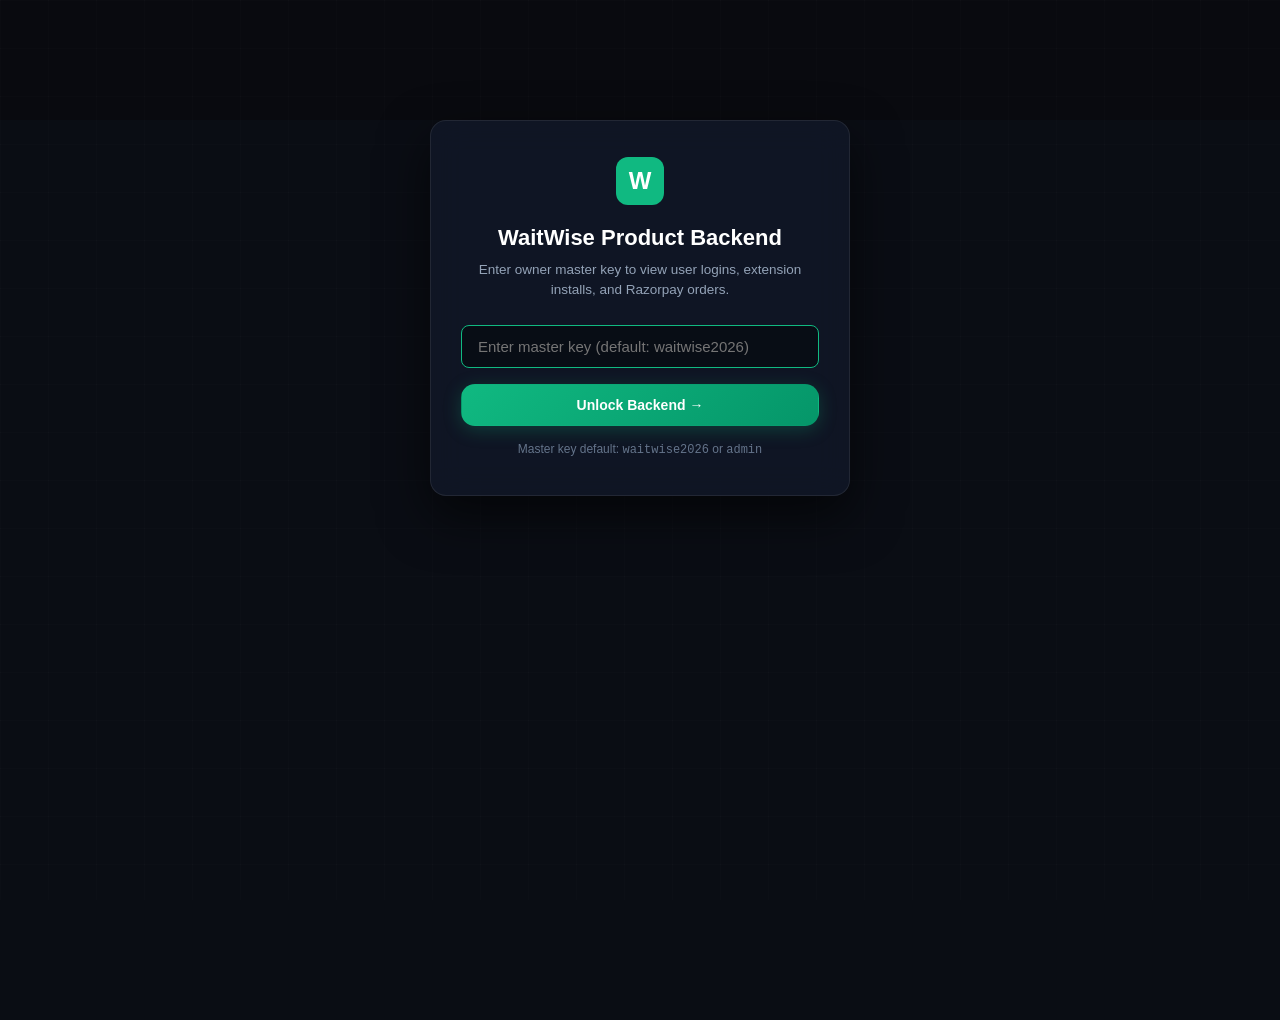
<file: admin.html>
<!DOCTYPE html>
<html lang="en">
<head>
  <meta charset="UTF-8">
  <meta name="viewport" content="width=device-width, initial-scale=1.0">
  <title>WaitWise Admin — Product Backend & User Analytics</title>
  <meta name="description" content="Official WaitWise owner dashboard to monitor extension installs, user logins, and Razorpay advertiser orders.">
  <link rel="icon" type="image/svg+xml" href="data:image/svg+xml,<svg xmlns='http://www.w3.org/2000/svg' viewBox='0 0 100 100'><rect width='100' height='100' rx='25' fill='%2310b981'/><text x='50' y='68' font-size='50' font-weight='900' fill='white' text-anchor='middle'>W</text></svg>">
  <link rel="stylesheet" href="styles.css">
  <style>
    :root {
      --bg-dark: #0a0d14;
      --card-bg: rgba(17, 24, 39, 0.85);
      --border-color: rgba(255, 255, 255, 0.08);
      --accent-green: #10b981;
      --accent-blue: #00b8ff;
      --accent-orange: #ff6200;
    }
    body {
      background: var(--bg-dark);
      color: #e2e8f0;
      font-family: -apple-system, BlinkMacSystemFont, "Segoe UI", Roboto, sans-serif;
      margin: 0;
      padding: 0;
      min-height: 100vh;
    }
    .admin-container {
      max-width: 1200px;
      margin: 30px auto 80px;
      padding: 0 20px;
    }
    /* Auth Gate */
    #auth-gate {
      max-width: 420px;
      margin: 120px auto;
      background: var(--card-bg);
      border: 1px solid var(--border-color);
      border-radius: 16px;
      padding: 36px 30px;
      text-align: center;
      box-shadow: 0 20px 50px rgba(0,0,0,0.6);
      backdrop-filter: blur(16px);
    }
    .auth-input {
      width: 100%;
      box-sizing: border-box;
      background: rgba(0,0,0,0.4);
      border: 1px solid rgba(255,255,255,0.15);
      border-radius: 8px;
      padding: 12px 16px;
      color: #fff;
      font-size: 15px;
      margin-bottom: 16px;
      outline: none;
    }
    .auth-input:focus {
      border-color: var(--accent-green);
    }
    /* Admin Header */
    .admin-nav-bar {
      display: flex;
      justify-content: space-between;
      align-items: center;
      padding: 16px 24px;
      background: rgba(15, 23, 42, 0.7);
      border-bottom: 1px solid var(--border-color);
      backdrop-filter: blur(12px);
      position: sticky;
      top: 0;
      z-index: 100;
    }
    /* KPI Cards */
    .kpi-grid {
      display: grid;
      grid-template-columns: repeat(auto-fit, minmax(240px, 1fr));
      gap: 16px;
      margin-bottom: 28px;
    }
    .kpi-card {
      background: var(--card-bg);
      border: 1px solid var(--border-color);
      border-radius: 14px;
      padding: 20px;
      position: relative;
      overflow: hidden;
      backdrop-filter: blur(10px);
    }
    .kpi-card::after {
      content: "";
      position: absolute;
      top: 0;
      right: 0;
      width: 60px;
      height: 60px;
      background: radial-gradient(circle, rgba(16, 185, 129, 0.15), transparent 70%);
    }
    .kpi-title {
      font-size: 12px;
      text-transform: uppercase;
      letter-spacing: 0.06em;
      color: #94a3b8;
      margin-bottom: 8px;
      font-weight: 700;
    }
    .kpi-number {
      font-size: 32px;
      font-weight: 900;
      color: #fff;
      font-family: monospace;
    }
    .kpi-sub {
      font-size: 12.5px;
      color: #64748b;
      margin-top: 6px;
    }
    /* Tabs */
    .admin-tabs {
      display: flex;
      gap: 10px;
      border-bottom: 1px solid var(--border-color);
      margin-bottom: 24px;
      overflow-x: auto;
      padding-bottom: 2px;
    }
    .tab-btn {
      background: none;
      border: none;
      color: #94a3b8;
      font-size: 14.5px;
      font-weight: 600;
      padding: 10px 18px;
      cursor: pointer;
      border-bottom: 2px solid transparent;
      transition: all 0.2s ease;
      white-space: nowrap;
    }
    .tab-btn:hover {
      color: #fff;
    }
    .tab-btn.active {
      color: var(--accent-green);
      border-bottom-color: var(--accent-green);
    }
    /* Tables */
    .table-container {
      background: var(--card-bg);
      border: 1px solid var(--border-color);
      border-radius: 14px;
      padding: 20px;
      overflow-x: auto;
      margin-bottom: 30px;
    }
    .data-table {
      width: 100%;
      border-collapse: collapse;
      font-size: 13.5px;
      text-align: left;
    }
    .data-table th {
      color: #94a3b8;
      padding: 12px 14px;
      font-size: 11.5px;
      text-transform: uppercase;
      letter-spacing: 0.05em;
      border-bottom: 1px solid var(--border-color);
      background: rgba(255,255,255,0.02);
    }
    .data-table td {
      padding: 14px 14px;
      border-bottom: 1px solid rgba(255,255,255,0.04);
      color: #cbd5e1;
    }
    .data-table tr:hover td {
      background: rgba(255, 255, 255, 0.02);
    }
    .badge {
      display: inline-flex;
      align-items: center;
      gap: 5px;
      padding: 4px 10px;
      border-radius: 9999px;
      font-size: 11.5px;
      font-weight: 700;
    }
    .badge-green { background: rgba(16, 185, 129, 0.15); color: #10b981; border: 1px solid rgba(16, 185, 129, 0.3); }
    .badge-blue { background: rgba(0, 184, 255, 0.15); color: #00b8ff; border: 1px solid rgba(0, 184, 255, 0.3); }
    .badge-orange { background: rgba(255, 98, 0, 0.15); color: #ff8c42; border: 1px solid rgba(255, 98, 0, 0.3); }
    .badge-gray { background: rgba(255, 255, 255, 0.08); color: #94a3b8; }
    /* Activity feed */
    .activity-feed-list {
      display: flex;
      flex-direction: column;
      gap: 12px;
    }
    .activity-feed-item {
      display: flex;
      align-items: center;
      justify-content: space-between;
      padding: 12px 16px;
      background: rgba(255,255,255,0.02);
      border: 1px solid var(--border-color);
      border-radius: 10px;
      font-size: 13.5px;
    }
    .toast-alert {
      position: fixed;
      bottom: 24px;
      right: 24px;
      background: #10b981;
      color: #fff;
      padding: 12px 20px;
      border-radius: 8px;
      font-weight: 700;
      font-size: 14px;
      box-shadow: 0 10px 30px rgba(0,0,0,0.5);
      opacity: 0;
      transform: translateY(10px);
      transition: all 0.25s ease;
      z-index: 9999;
      pointer-events: none;
    }
    .toast-alert.show {
      opacity: 1;
      transform: translateY(0);
    }
  </style>
</head>
<body>
  <!-- Ambient background mesh -->
  <div class="bg-mesh-pattern"></div>

  <!-- AUTHENTICATION GATE -->
  <div id="auth-gate">
    <div style="width: 48px; height: 48px; border-radius: 12px; background: #10b981; color: #fff; font-size: 24px; font-weight: 900; display: inline-flex; align-items: center; justify-content: center; margin-bottom: 16px;">W</div>
    <h2 style="font-size: 22px; margin-bottom: 6px; color: #fff;">WaitWise Product Backend</h2>
    <p style="font-size: 13.5px; color: #94a3b8; margin-bottom: 24px;">Enter owner master key to view user logins, extension installs, and Razorpay orders.</p>
    <form id="auth-form">
      <input type="password" id="admin-pass-input" class="auth-input" placeholder="Enter master key (default: waitwise2026)" autofocus required>
      <button type="submit" class="btn btn-primary" style="width: 100%; justify-content: center; padding: 12px;">
        <span>Unlock Backend &rarr;</span>
      </button>
    </form>
    <p style="font-size: 12px; color: #64748b; margin-top: 14px;">Master key default: <code>waitwise2026</code> or <code>admin</code></p>
  </div>

  <!-- MAIN ADMIN DASHBOARD -->
  <div id="admin-main" style="display: none;">
    <!-- Navigation bar -->
    <header class="admin-nav-bar">
      <div style="display: flex; align-items: center; gap: 12px;">
        <div style="width: 34px; height: 34px; border-radius: 8px; background: #10b981; color: #fff; font-size: 18px; font-weight: 900; display: inline-flex; align-items: center; justify-content: center;">W</div>
        <div>
          <strong style="color: #fff; font-size: 16px;">WaitWise Backend Control</strong>
          <span style="font-size: 12px; color: #34d399; margin-left: 8px;">● Live Tracking Active</span>
        </div>
      </div>
      <div style="display: flex; gap: 12px; align-items: center;">
        <a href="index.html" class="btn btn-secondary" style="font-size: 13px; padding: 6px 14px;">Landing Page</a>
        <a href="dashboard.html" class="btn btn-secondary" style="font-size: 13px; padding: 6px 14px;">User Dashboard</a>
        <a href="advertise.html" class="btn btn-secondary" style="font-size: 13px; padding: 6px 14px;">Advertiser Studio</a>
        <button id="btn-logout" class="btn btn-secondary" style="font-size: 13px; padding: 6px 12px; color: #ef4444; border-color: rgba(239, 68, 68, 0.3);">Logout</button>
      </div>
    </header>

    <main class="admin-container">
      <div style="display: flex; justify-content: space-between; align-items: flex-end; margin-bottom: 24px; flex-wrap: wrap; gap: 14px;">
        <div>
          <h1 style="font-size: 28px; font-weight: 800; margin: 0 0 6px; color: #fff;">Owner Analytics & Product Backend</h1>
          <p style="color: #94a3b8; font-size: 14px; margin: 0;">Real-time overview of extension users, logins, and Razorpay advertiser payments.</p>
        </div>
        <div style="display: flex; gap: 10px;">
          <button class="btn btn-secondary" id="btn-refresh" style="font-size: 13px; padding: 8px 14px;">🔄 Refresh Data</button>
          <button class="btn btn-secondary" id="btn-export-all" style="font-size: 13px; padding: 8px 14px;">📥 Export CSV</button>
        </div>
      </div>

      <!-- KPI METRICS GRID -->
      <div class="kpi-grid">
        <div class="kpi-card">
          <div class="kpi-title">Total Logged-in Users</div>
          <div class="kpi-number" id="kpi-users" style="color: #10b981;">0</div>
          <div class="kpi-sub">Emails authenticated on website / extension</div>
        </div>
        <div class="kpi-card">
          <div class="kpi-title">Extension Installs</div>
          <div class="kpi-number" id="kpi-installs" style="color: #00b8ff;">0</div>
          <div class="kpi-sub">Active device IDs on Edge & Chrome</div>
        </div>
        <div class="kpi-card">
          <div class="kpi-title">Razorpay Ad Revenue</div>
          <div class="kpi-number" id="kpi-revenue" style="color: #ff8c42;">$0.00</div>
          <div class="kpi-sub" id="kpi-revenue-inr">₹0.00 collected</div>
        </div>
        <div class="kpi-card">
          <div class="kpi-title">Monetized Wait Turns</div>
          <div class="kpi-number" id="kpi-turns">0</div>
          <div class="kpi-sub">ChatGPT, Claude, & Gemini waits</div>
        </div>
      </div>

      <!-- TAB BUTTONS -->
      <div class="admin-tabs">
        <button class="tab-btn active" data-tab="tab-users">👤 User Logins & Accounts (<span id="count-users">0</span>)</button>
        <button class="tab-btn" data-tab="tab-installs">🧩 Extension Installs (<span id="count-installs">0</span>)</button>
        <button class="tab-btn" data-tab="tab-orders">💳 Razorpay Ad Orders (<span id="count-orders">0</span>)</button>
        <button class="tab-btn" data-tab="tab-activity">⚡ Live Activity Feed</button>
        <button class="tab-btn" data-tab="tab-settings">⚙️ Gateway & Cloud Sync</button>
      </div>

      <!-- TAB 1: USERS & LOGINS -->
      <div id="tab-users" class="tab-pane">
        <div class="table-container">
          <div style="display: flex; justify-content: space-between; align-items: center; margin-bottom: 16px; flex-wrap: wrap; gap: 10px;">
            <h3 style="margin: 0; font-size: 18px; color: #fff;">Registered & Logged-in Users</h3>
            <button class="btn btn-secondary" onclick="WaitWiseBackend.exportCSV('users')" style="font-size: 12.5px; padding: 6px 12px;">Export Users CSV</button>
          </div>
          <table class="data-table">
            <thead>
              <tr>
                <th>User Email</th>
                <th>Device ID</th>
                <th>Browser / OS</th>
                <th>Wait Turns</th>
                <th>Dwell Seconds</th>
                <th>Earned ($)</th>
                <th>Last Active</th>
                <th>Status</th>
              </tr>
            </thead>
            <tbody id="table-users-body">
              <!-- Rendered via JS -->
            </tbody>
          </table>
        </div>
      </div>

      <!-- TAB 2: EXTENSION INSTALLS -->
      <div id="tab-installs" class="tab-pane" style="display: none;">
        <div class="table-container">
          <div style="display: flex; justify-content: space-between; align-items: center; margin-bottom: 16px; flex-wrap: wrap; gap: 10px;">
            <h3 style="margin: 0; font-size: 18px; color: #fff;">Browser Extension Installations</h3>
            <button class="btn btn-secondary" onclick="WaitWiseBackend.exportCSV('installs')" style="font-size: 12.5px; padding: 6px 12px;">Export Installs CSV</button>
          </div>
          <table class="data-table">
            <thead>
              <tr>
                <th>Device ID (UUID)</th>
                <th>Target Browser</th>
                <th>Version</th>
                <th>Installed At</th>
                <th>Last Ping</th>
                <th>Turns</th>
                <th>Status</th>
              </tr>
            </thead>
            <tbody id="table-installs-body">
              <!-- Rendered via JS -->
            </tbody>
          </table>
        </div>
      </div>

      <!-- TAB 3: RAZORPAY ORDERS -->
      <div id="tab-orders" class="tab-pane" style="display: none;">
        <div class="table-container">
          <div style="display: flex; justify-content: space-between; align-items: center; margin-bottom: 16px; flex-wrap: wrap; gap: 10px;">
            <h3 style="margin: 0; font-size: 18px; color: #fff;">Razorpay Advertiser Transactions</h3>
            <button class="btn btn-secondary" onclick="WaitWiseBackend.exportCSV('orders')" style="font-size: 12.5px; padding: 6px 12px;">Export Orders CSV</button>
          </div>
          <table class="data-table">
            <thead>
              <tr>
                <th>Payment ID</th>
                <th>Advertiser Email</th>
                <th>Sponsor Brand</th>
                <th>Impressions</th>
                <th>Amount ($)</th>
                <th>Gateway</th>
                <th>Status</th>
                <th>Date & Time</th>
              </tr>
            </thead>
            <tbody id="table-orders-body">
              <!-- Rendered via JS -->
            </tbody>
          </table>
        </div>
      </div>

      <!-- TAB 4: ACTIVITY FEED -->
      <div id="tab-activity" class="tab-pane" style="display: none;">
        <div class="table-container">
          <h3 style="margin: 0 0 16px; font-size: 18px; color: #fff;">Real-Time Activity Stream</h3>
          <div class="activity-feed-list" id="activity-feed-body">
            <!-- Rendered via JS -->
          </div>
        </div>
      </div>

      <!-- TAB 5: GATEWAY & CLOUD SYNC -->
      <div id="tab-settings" class="tab-pane" style="display: none;">
        <div style="display: grid; grid-template-columns: repeat(auto-fit, minmax(320px, 1fr)); gap: 20px;">
          <!-- Razorpay Settings Card -->
          <div class="table-container">
            <h3 style="margin: 0 0 10px; font-size: 18px; color: #fff;">Razorpay Payment Gateway Setup</h3>
            <p style="font-size: 13px; color: #94a3b8; margin-bottom: 16px;">
              Configure your Razorpay Key ID to accept real payments via UPI, Credit/Debit cards, Netbanking, and QR codes on <code>advertise.html</code>.
            </p>
            <div style="margin-bottom: 12px;">
              <label style="font-size: 12px; color: #94a3b8; display: block; margin-bottom: 6px; font-weight: 700;">RAZORPAY KEY ID (OPTIONAL)</label>
              <input type="text" id="setting-razorpay-key" class="auth-input" placeholder="rzp_live_... or rzp_test_...">
            </div>
            <div style="margin-bottom: 14px;">
              <label style="font-size: 12px; color: #94a3b8; display: block; margin-bottom: 6px; font-weight: 700;">RAZORPAY HOSTED PAYMENT LINK (OPTIONAL)</label>
              <input type="text" id="setting-razorpay-link" class="auth-input" placeholder="https://rzp.io/l/your-link">
            </div>
            <p style="font-size: 11.5px; color: #38bdf8; margin-top: -6px; margin-bottom: 14px;">
              ⚡ WaitWise includes built-in UPI QR & Cards checkout out of the box so payments never fail.
            </p>
            <button class="btn btn-primary" id="btn-save-razorpay" style="font-size: 13.5px; padding: 10px 18px;">
              Save Razorpay Settings
            </button>
          </div>

          <!-- Supabase Optional Sync Card -->
          <div class="table-container">
            <h3 style="margin: 0 0 10px; font-size: 18px; color: #fff;">Supabase Cloud Database (Optional)</h3>
            <p style="font-size: 13px; color: #94a3b8; margin-bottom: 16px;">
              Connect a free Supabase project to automatically sync all remote extension installs and user emails worldwide into postgres tables.
            </p>
            <div style="margin-bottom: 12px;">
              <label style="font-size: 12px; color: #94a3b8; display: block; margin-bottom: 6px; font-weight: 700;">SUPABASE URL</label>
              <input type="text" id="setting-supabase-url" class="auth-input" placeholder="https://xyz.supabase.co">
            </div>
            <div style="margin-bottom: 14px;">
              <label style="font-size: 12px; color: #94a3b8; display: block; margin-bottom: 6px; font-weight: 700;">SUPABASE ANON KEY</label>
              <input type="password" id="setting-supabase-key" class="auth-input" placeholder="eyJhbGciOiJIUzI1NiIsInR5cCI6IkpXVCJ9...">
            </div>
            <button class="btn btn-primary" id="btn-save-supabase" style="font-size: 13.5px; padding: 10px 18px;">
              Save Cloud Sync
            </button>
          </div>
        </div>

        <!-- SQL Schema Reference Box -->
        <div class="table-container" style="margin-top: 20px;">
          <h4 style="margin: 0 0 8px; font-size: 15px; color: #fff;">Free Supabase SQL Schema (Copy & Run in Supabase SQL Editor)</h4>
          <pre style="background: rgba(0,0,0,0.5); padding: 16px; border-radius: 8px; color: #a5f3fc; font-size: 12.5px; overflow-x: auto;">
CREATE TABLE IF NOT EXISTS users (
  id TEXT PRIMARY KEY,
  email TEXT UNIQUE,
  device_id TEXT,
  browser TEXT,
  wait_turns INT DEFAULT 0,
  dwell_seconds NUMERIC DEFAULT 0,
  total_earned NUMERIC DEFAULT 0,
  last_active TIMESTAMPTZ DEFAULT NOW()
);

CREATE TABLE IF NOT EXISTS orders (
  payment_id TEXT PRIMARY KEY,
  email TEXT,
  sponsor TEXT,
  impressions TEXT,
  amount NUMERIC,
  gateway TEXT DEFAULT 'Razorpay',
  status TEXT DEFAULT 'Captured',
  created_at TIMESTAMPTZ DEFAULT NOW()
);
          </pre>
        </div>
      </div>
    </main>
  </div>

  <div class="toast-alert" id="toast">Changes saved successfully!</div>

  <!-- Load Backend Module -->
  <script src="backend.js"></script>

  <script>
    // Master Access Auth
    const authGate = document.getElementById('auth-gate');
    const adminMain = document.getElementById('admin-main');
    const authForm = document.getElementById('auth-form');
    const passInput = document.getElementById('admin-pass-input');
    const btnLogout = document.getElementById('btn-logout');

    const VALID_PASSWORDS = ['waitwise2026', 'admin', 'waitwise'];

    function checkAuth() {
      if (sessionStorage.getItem('waitwise_admin_auth') === 'true') {
        authGate.style.display = 'none';
        adminMain.style.display = 'block';
        renderDashboard();
      } else {
        authGate.style.display = 'block';
        adminMain.style.display = 'none';
      }
    }

    authForm.addEventListener('submit', (e) => {
      e.preventDefault();
      const val = passInput.value.trim().toLowerCase();
      if (VALID_PASSWORDS.includes(val)) {
        sessionStorage.setItem('waitwise_admin_auth', 'true');
        checkAuth();
      } else {
        alert('Incorrect master key. Try: waitwise2026');
      }
    });

    btnLogout.addEventListener('click', () => {
      sessionStorage.removeItem('waitwise_admin_auth');
      checkAuth();
    });

    // Tab Navigation
    document.querySelectorAll('.tab-btn').forEach(btn => {
      btn.addEventListener('click', () => {
        document.querySelectorAll('.tab-btn').forEach(b => b.classList.remove('active'));
        document.querySelectorAll('.tab-pane').forEach(p => p.style.display = 'none');
        btn.classList.add('active');
        const target = btn.getAttribute('data-tab');
        if (target && document.getElementById(target)) {
          document.getElementById(target).style.display = 'block';
        }
      });
    });

    function showToast(msg) {
      const toast = document.getElementById('toast');
      toast.textContent = msg || 'Action completed';
      toast.classList.add('show');
      setTimeout(() => toast.classList.remove('show'), 2400);
    }

    // Render Dashboard Data
    function renderDashboard() {
      const users = WaitWiseBackend.getUsers();
      const installs = WaitWiseBackend.getInstalls();
      const orders = WaitWiseBackend.getOrders();
      const activity = WaitWiseBackend.getActivity();

      // Counts in Tabs
      document.getElementById('count-users').textContent = users.length;
      document.getElementById('count-installs').textContent = installs.length;
      document.getElementById('count-orders').textContent = orders.length;

      // KPIs
      document.getElementById('kpi-users').textContent = users.length;
      document.getElementById('kpi-installs').textContent = installs.length;

      const totalRevenue = orders.reduce((sum, o) => sum + (parseFloat(o.amount) || 0), 0);
      document.getElementById('kpi-revenue').textContent = `$${totalRevenue.toFixed(2)}`;
      document.getElementById('kpi-revenue-inr').textContent = `₹${(totalRevenue * 86.5).toFixed(0)} via Razorpay`;

      const totalTurns = users.reduce((sum, u) => sum + (u.waitTurns || 0), 0);
      document.getElementById('kpi-turns').textContent = totalTurns.toLocaleString();

      // 1. Render Users Table
      const userBody = document.getElementById('table-users-body');
      userBody.innerHTML = '';
      if (users.length === 0) {
        userBody.innerHTML = '<tr><td colspan="8" style="text-align: center; color: #94a3b8;">No registered users yet.</td></tr>';
      } else {
        users.forEach(u => {
          const tr = document.createElement('tr');
          const lastActiveDate = new Date(u.lastActive).toLocaleDateString() + ' ' + new Date(u.lastActive).toLocaleTimeString([], { hour: '2-digit', minute: '2-digit' });
          tr.innerHTML = `
            <td><strong style="color: #fff;">${escapeHtml(u.email)}</strong></td>
            <td><code style="font-size: 11.5px; color: #94a3b8;">${escapeHtml(u.deviceId || '-')}</code></td>
            <td>${escapeHtml(u.browser || 'Browser')}</td>
            <td style="font-weight: 700; color: #10b981;">${u.waitTurns || 0}</td>
            <td>${(u.dwellSeconds || 0).toFixed(1)}s</td>
            <td style="font-weight: 700; color: #34d399;">$${(u.totalEarned || 0).toFixed(5)}</td>
            <td style="font-size: 12px; color: #94a3b8;">${lastActiveDate}</td>
            <td><span class="badge badge-green">${escapeHtml(u.status || 'Active')}</span></td>
          `;
          userBody.appendChild(tr);
        });
      }

      // 2. Render Installs Table
      const instBody = document.getElementById('table-installs-body');
      instBody.innerHTML = '';
      if (installs.length === 0) {
        instBody.innerHTML = '<tr><td colspan="7" style="text-align: center; color: #94a3b8;">No extension installs registered yet.</td></tr>';
      } else {
        installs.forEach(i => {
          const tr = document.createElement('tr');
          const instDate = new Date(i.installedAt).toLocaleDateString() + ' ' + new Date(i.installedAt).toLocaleTimeString([], { hour: '2-digit', minute: '2-digit' });
          tr.innerHTML = `
            <td><strong style="font-family: monospace; color: #38bdf8;">${escapeHtml(i.deviceId)}</strong></td>
            <td>${escapeHtml(i.browser || 'Chromium')}</td>
            <td><span class="badge badge-blue">v${escapeHtml(i.version || '1.0.1')}</span></td>
            <td style="font-size: 12px; color: #94a3b8;">${instDate}</td>
            <td style="font-size: 12px; color: #94a3b8;">Just now</td>
            <td style="font-weight: 700; color: #fff;">${i.turnsCount || 0}</td>
            <td><span class="badge badge-green">● ${escapeHtml(i.status || 'Online')}</span></td>
          `;
          instBody.appendChild(tr);
        });
      }

      // 3. Render Orders Table
      const ordBody = document.getElementById('table-orders-body');
      ordBody.innerHTML = '';
      if (orders.length === 0) {
        ordBody.innerHTML = '<tr><td colspan="8" style="text-align: center; color: #94a3b8;">No Razorpay orders yet.</td></tr>';
      } else {
        orders.forEach(o => {
          const tr = document.createElement('tr');
          const ordDate = new Date(o.createdAt).toLocaleDateString() + ' ' + new Date(o.createdAt).toLocaleTimeString([], { hour: '2-digit', minute: '2-digit' });
          tr.innerHTML = `
            <td><code style="color: #ff8c42; font-weight: 700;">${escapeHtml(o.paymentId)}</code></td>
            <td><strong>${escapeHtml(o.email)}</strong></td>
            <td>${escapeHtml(o.sponsor)}</td>
            <td>${escapeHtml(o.impressions)}</td>
            <td style="font-weight: 800; color: #10b981;">$${(parseFloat(o.amount) || 0).toFixed(2)}</td>
            <td><span class="badge badge-blue">Razorpay</span></td>
            <td><span class="badge badge-green">${escapeHtml(o.status || 'Captured')}</span></td>
            <td style="font-size: 12px; color: #94a3b8;">${ordDate}</td>
          `;
          ordBody.appendChild(tr);
        });
      }

      // 4. Render Activity Feed
      const actBody = document.getElementById('activity-feed-body');
      actBody.innerHTML = '';
      if (activity.length === 0) {
        actBody.innerHTML = '<p style="color: #94a3b8;">No recent activity.</p>';
      } else {
        activity.forEach(a => {
          const div = document.createElement('div');
          div.className = 'activity-feed-item';
          const time = new Date(a.timestamp).toLocaleTimeString([], { hour: '2-digit', minute: '2-digit', second: '2-digit' });
          let badgeClass = 'badge-green';
          if (a.type === 'install') badgeClass = 'badge-blue';
          if (a.type === 'payment') badgeClass = 'badge-orange';
          div.innerHTML = `
            <div style="display: flex; align-items: center; gap: 10px;">
              <span class="badge ${badgeClass}">${escapeHtml((a.type || 'EVENT').toUpperCase())}</span>
              <span style="color: #f1f5f9;">${escapeHtml(a.message)}</span>
            </div>
            <span style="font-size: 12px; color: #64748b;">${time}</span>
          `;
          actBody.appendChild(div);
        });
      }

      // 5. Settings Fields
      const rzpInput = document.getElementById('setting-razorpay-key');
      if (rzpInput) rzpInput.value = WaitWiseBackend.getRazorpayKey();
      const rzpLinkInput = document.getElementById('setting-razorpay-link');
      if (rzpLinkInput) rzpLinkInput.value = WaitWiseBackend.getRazorpayLink();

      const supCfg = WaitWiseBackend.getSupabaseConfig();
      if (supCfg) {
        document.getElementById('setting-supabase-url').value = supCfg.url || '';
        document.getElementById('setting-supabase-key').value = supCfg.anonKey || '';
      }
    }

    document.getElementById('btn-refresh').addEventListener('click', () => {
      renderDashboard();
      showToast('Dashboard data refreshed!');
    });

    document.getElementById('btn-export-all').addEventListener('click', () => {
      WaitWiseBackend.exportCSV('users');
      setTimeout(() => WaitWiseBackend.exportCSV('orders'), 500);
    });

    document.getElementById('btn-save-razorpay').addEventListener('click', () => {
      const key = document.getElementById('setting-razorpay-key').value.trim();
      const link = document.getElementById('setting-razorpay-link').value.trim();
      WaitWiseBackend.setRazorpayKey(key);
      WaitWiseBackend.setRazorpayLink(link);
      showToast('Razorpay settings updated successfully!');
    });

    document.getElementById('btn-save-supabase').addEventListener('click', () => {
      const url = document.getElementById('setting-supabase-url').value.trim();
      const key = document.getElementById('setting-supabase-key').value.trim();
      WaitWiseBackend.setSupabaseConfig(url, key);
      showToast('Supabase configuration saved!');
    });

    function escapeHtml(str) {
      if (!str) return '';
      return String(str)
        .replace(/&/g, '&amp;')
        .replace(/</g, '&lt;')
        .replace(/>/g, '&gt;')
        .replace(/"/g, '&quot;')
        .replace(/'/g, '&#39;');
    }

    // Initialize
    checkAuth();
  </script>
</body>
</html>
</file>
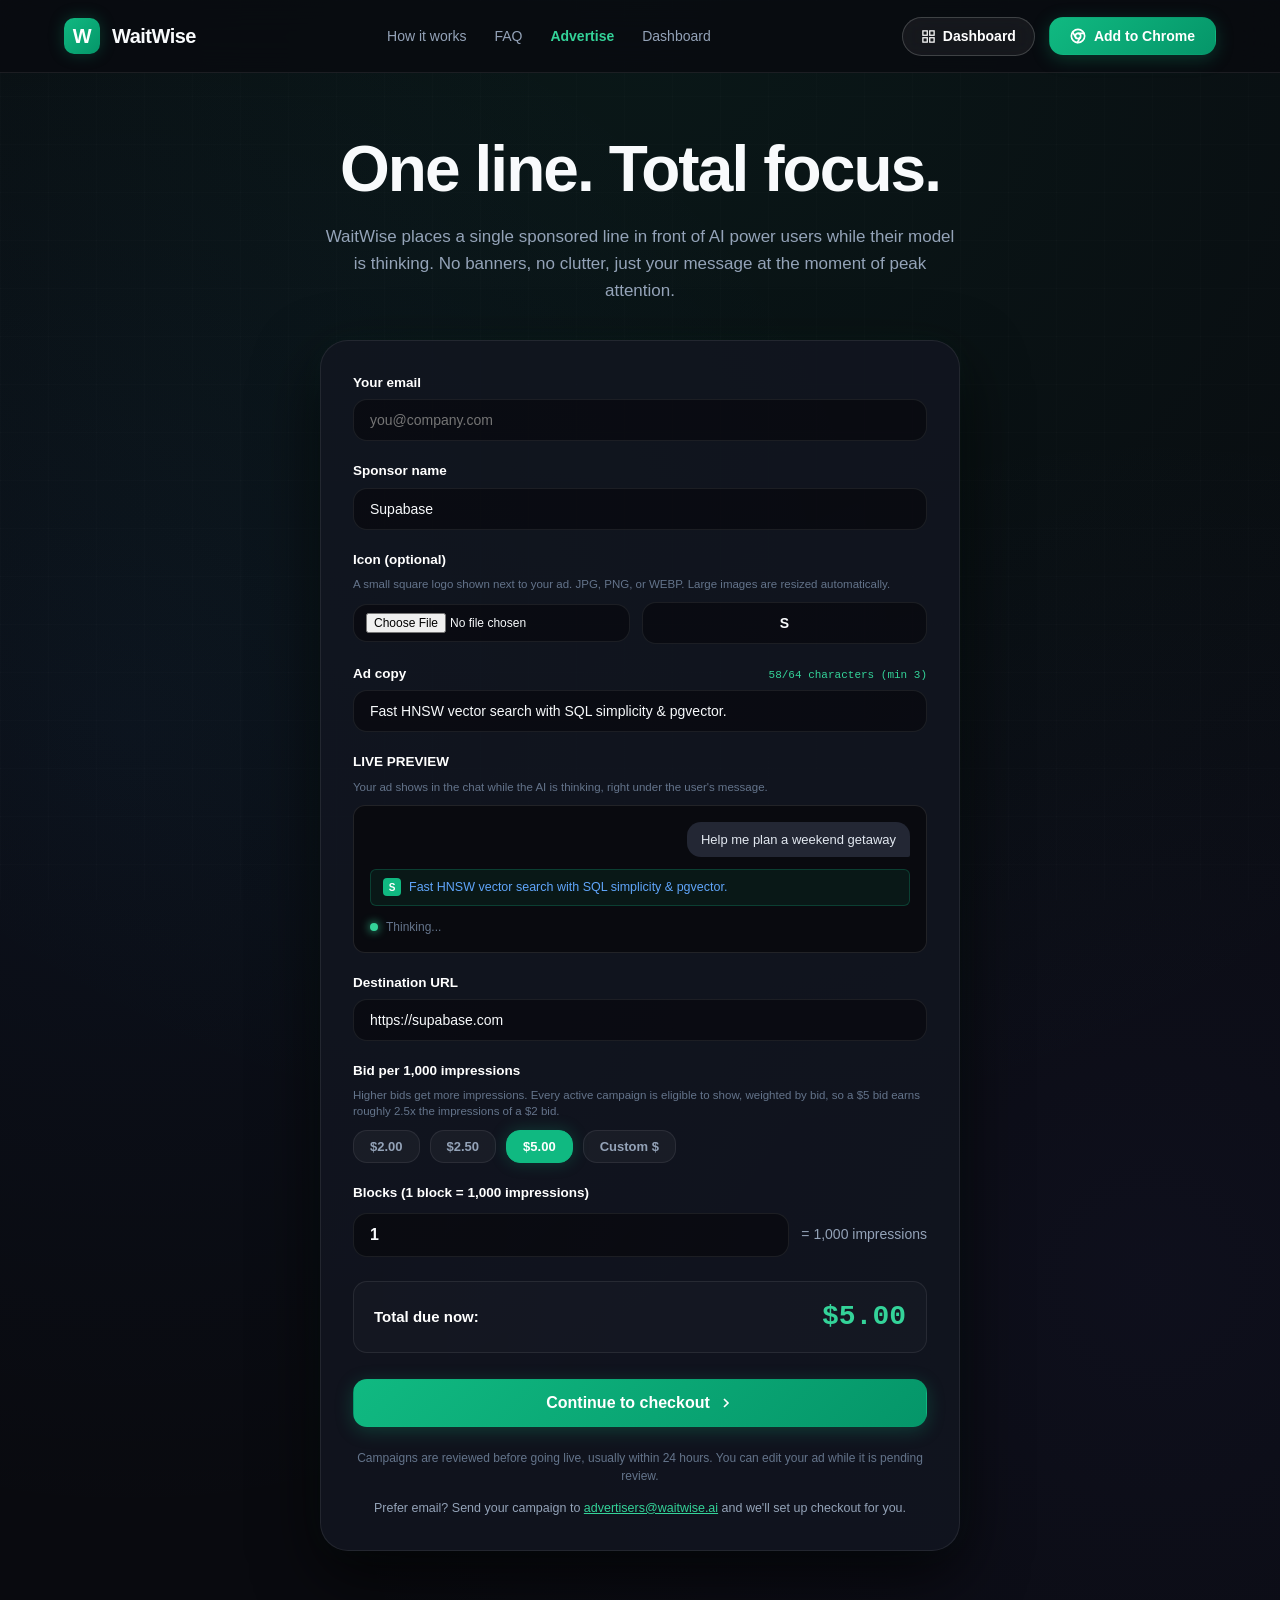
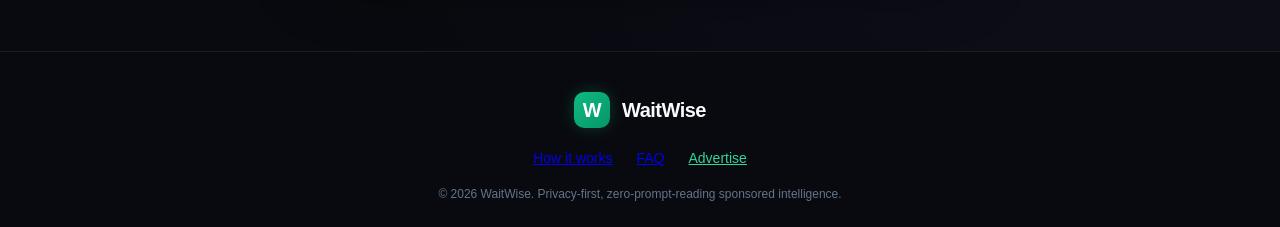
<file: advertise.html>
<!DOCTYPE html>
<html lang="en">
<head>
  <meta charset="UTF-8">
  <meta name="viewport" content="width=device-width, initial-scale=1.0">
  <title>Advertise on WaitWise — One line. Total focus.</title>
  <meta name="description" content="WaitWise places a single sponsored line in front of AI power users while their model is thinking. No banners, no clutter, just your message at the moment of peak attention.">
  <link rel="icon" type="image/svg+xml" href="data:image/svg+xml,<svg xmlns='http://www.w3.org/2000/svg' viewBox='0 0 100 100'><rect width='100' height='100' rx='25' fill='%2310b981'/><text x='50' y='68' font-size='50' font-weight='900' fill='white' text-anchor='middle'>W</text></svg>">
  <link rel="stylesheet" href="styles.css">
</head>
<body>
  <!-- Ambient Background Mesh -->
  <div class="bg-mesh-pattern"></div>

  <!-- Site Navigation (Only How it works, FAQ, Advertise) -->
  <header class="site-nav">
    <div class="container">
      <a href="index.html" class="brand-logo">
        <div class="logo-icon">W</div>
        <span>WaitWise</span>
      </a>

      <nav>
        <ul class="nav-links">
          <li><a href="index.html#how-it-works">How it works</a></li>
          <li><a href="index.html#faq">FAQ</a></li>
          <li><a href="advertise.html" class="nav-highlight" style="color: var(--emerald-400); font-weight: 700;">Advertise</a></li>
          <li><a href="dashboard.html">Dashboard</a></li>
        </ul>
      </nav>

      <div class="nav-actions">
        <a href="dashboard.html" class="btn btn-secondary nav-dash-btn" style="border: 1px solid rgba(255,255,255,0.18); background: rgba(255,255,255,0.06); color: #fff; padding: 8px 18px; border-radius: 9999px; font-size: 14px; font-weight: 600; text-decoration: none; display: inline-flex; align-items: center; gap: 7px; transition: all 0.2s ease;">
          <svg width="15" height="15" viewBox="0 0 24 24" fill="none" stroke="currentColor" stroke-width="2"><rect x="3" y="3" width="7" height="7"></rect><rect x="14" y="3" width="7" height="7"></rect><rect x="14" y="14" width="7" height="7"></rect><rect x="3" y="14" width="7" height="7"></rect></svg>
          <span>Dashboard</span>
        </a>
        <button class="btn btn-primary btn-glow" data-open-modal="install">
          <svg width="16" height="16" viewBox="0 0 24 24" fill="none" stroke="currentColor" stroke-width="2.5" stroke-linecap="round" stroke-linejoin="round">
            <circle cx="12" cy="12" r="10"></circle>
            <circle cx="12" cy="12" r="4"></circle>
            <line x1="21.17" y1="8" x2="12" y2="8"></line>
            <line x1="3.95" y1="6.06" x2="8.54" y2="14"></line>
            <line x1="10.88" y1="21.94" x2="15.46" y2="14"></line>
          </svg>
          <span>Add to Chrome</span>
        </button>
      </div>
    </div>
  </header>

  <main>
    <!-- Centered Studio Header & Self-Serve Checkout Studio (Matching Image 5) -->
    <section class="hero-section" style="padding: 60px 0 40px;">
      <div class="container">
        <div class="hero-content" style="max-width: 800px; margin: 0 auto; text-align: center; display: flex; flex-direction: column; align-items: center;">
          <h1 class="hero-title" style="text-align: center; margin: 0 auto 16px; font-size: clamp(36px, 5.5vw, 64px); font-weight: 800; letter-spacing: -0.03em; line-height: 1.15;">
            One line. Total focus.
          </h1>

          <p class="hero-subtitle" style="text-align: center; max-width: 640px; margin: 0 auto 36px; font-size: 17px; line-height: 1.6; color: var(--text-secondary);">
            WaitWise places a single sponsored line in front of AI power users while their model is thinking. No banners, no clutter, just your message at the moment of peak attention.
          </p>
        </div>

        <!-- The Self-Serve Campaign Checkout Studio Form -->
        <form class="adv-checkout-card" id="adv-checkout-form">
          <div class="adv-field-group">
            <label class="adv-label" for="adv-email">Your email</label>
            <input type="email" id="adv-email" placeholder="you@company.com" required class="prompt-input" style="width: 100%;">
          </div>

          <div class="adv-field-group">
            <label class="adv-label" for="adv-name">Sponsor name</label>
            <input type="text" id="adv-name" placeholder="Your company or product name" value="Supabase" required class="prompt-input" style="width: 100%;">
          </div>

          <div class="adv-field-group">
            <label class="adv-label">Icon (optional)</label>
            <span class="adv-sublabel">A small square logo shown next to your ad. JPG, PNG, or WEBP. Large images are resized automatically.</span>
            <div style="display: flex; gap: 12px; align-items: center; margin-top: 4px;">
              <input type="file" id="adv-icon-file" accept="image/*" class="prompt-input" style="padding: 8px 12px; font-size: 12px; width: auto; flex: 1;">
              <input type="text" id="adv-icon-letter" maxlength="2" value="S" placeholder="S" class="prompt-input" style="width: 60px; text-align: center; font-weight: 800;" title="Or type 1-2 letters icon">
            </div>
          </div>

          <div class="adv-field-group">
            <div style="display: flex; justify-content: space-between; align-items: baseline;">
              <label class="adv-label" for="adv-copy">Ad copy</label>
              <span id="adv-char-count" style="font-size: 11px; font-family: var(--font-mono); color: var(--emerald-400);">58/64 characters (min 3)</span>
            </div>
            <input type="text" id="adv-copy" maxlength="64" value="Fast HNSW vector search with SQL simplicity & pgvector." placeholder="One line. Make it count." required class="prompt-input" style="width: 100%;">
          </div>

          <!-- LIVE PREVIEW CONTAINER (Matching Image 5) -->
          <div class="adv-field-group">
            <label class="adv-label">LIVE PREVIEW</label>
            <span class="adv-sublabel">Your ad shows in the chat while the AI is thinking, right under the user's message.</span>
            <div class="adv-preview-container">
              <div class="adv-preview-user">
                <div class="adv-preview-user-bubble">
                  Help me plan a weekend getaway
                </div>
              </div>
              <div class="adv-preview-ad-row">
                <span class="adv-preview-icon" id="adv-preview-icon">S</span>
                <span class="adv-preview-text" id="adv-preview-text">Fast HNSW vector search with SQL simplicity & pgvector.</span>
              </div>
              <div class="adv-preview-thinking">
                <span class="pulse-dot"></span>
                <span>Thinking...</span>
              </div>
            </div>
          </div>

          <div class="adv-field-group">
            <label class="adv-label" for="adv-url">Destination URL</label>
            <input type="url" id="adv-url" value="https://supabase.com" placeholder="https://yoursite.com" required class="prompt-input" style="width: 100%;">
          </div>

          <div class="adv-field-group">
            <label class="adv-label">Bid per 1,000 impressions</label>
            <span class="adv-sublabel">Higher bids get more impressions. Every active campaign is eligible to show, weighted by bid, so a $5 bid earns roughly 2.5x the impressions of a $2 bid.</span>
            <div class="adv-bid-pills" id="adv-bid-group">
              <button type="button" class="adv-bid-btn" data-cpm="2.00">$2.00</button>
              <button type="button" class="adv-bid-btn" data-cpm="2.50">$2.50</button>
              <button type="button" class="adv-bid-btn selected" data-cpm="5.00">$5.00</button>
              <button type="button" class="adv-bid-btn" data-cpm="custom">Custom $</button>
              <input type="number" id="adv-custom-cpm-input" min="1" max="50" step="0.5" placeholder="$" class="prompt-input" style="display: none; width: 90px; padding: 6px 10px; font-size: 13px;">
            </div>
          </div>

          <div class="adv-field-group">
            <label class="adv-label" for="adv-blocks">Blocks (1 block = 1,000 impressions)</label>
            <div style="display: flex; align-items: center; gap: 12px; margin-top: 4px;">
              <input type="number" id="adv-blocks" min="1" max="1000" value="1" class="prompt-input" style="width: 110px; font-weight: 700; font-size: 16px;">
              <span id="adv-block-label" style="font-size: 14px; color: var(--text-secondary);">= 1,000 impressions</span>
            </div>
          </div>

          <!-- Total Due Box -->
          <div class="adv-total-box">
            <span style="font-size: 15px; font-weight: 600; color: #fff;">Total due now:</span>
            <strong id="adv-total-price" style="font-size: 28px; font-weight: 900; color: var(--emerald-400); font-family: var(--font-mono);">$5.00</strong>
          </div>

          <button type="submit" class="btn btn-primary btn-lg btn-glow" id="adv-submit-btn" style="width: 100%; justify-content: center; margin-top: 6px;">
            <span>Continue to checkout</span>
            <svg width="16" height="16" viewBox="0 0 24 24" fill="none" stroke="currentColor" stroke-width="2.5"><polyline points="9 18 15 12 9 6"></polyline></svg>
          </button>

          <p style="font-size: 12px; color: var(--text-muted); text-align: center; margin-top: 2px; margin-bottom: 0;">
            Campaigns are reviewed before going live, usually within 24 hours. You can edit your ad while it is pending review.
          </p>

          <p style="font-size: 12.5px; color: var(--text-secondary); text-align: center; margin-top: -6px; margin-bottom: 0;">
            Prefer email? Send your campaign to <a href="mailto:advertisers@waitwise.ai" style="color: var(--emerald-400); text-decoration: underline;">advertisers@waitwise.ai</a> and we'll set up checkout for you.
          </p>
        </form>
      </div>
    </section>
  </main>

  <!-- Clean Minimal Footer -->
  <footer class="site-footer" style="border-top: 1px solid var(--card-border); padding: 40px 0 24px;">
    <div class="container" style="display: flex; flex-direction: column; align-items: center; gap: 16px;">
      <a href="index.html" class="brand-logo" style="margin-bottom: 4px;">
        <div class="logo-icon">W</div>
        <span>WaitWise</span>
      </a>
      <div style="display: flex; gap: 24px; font-size: 14px; color: var(--text-secondary);">
        <a href="index.html#how-it-works">How it works</a>
        <a href="index.html#faq">FAQ</a>
        <a href="advertise.html" style="color: var(--emerald-400);">Advertise</a>
      </div>
      <p style="font-size: 12px; color: var(--text-muted); margin: 0;">
        © 2026 WaitWise. Privacy-first, zero-prompt-reading sponsored intelligence.
      </p>
    </div>
  </footer>

  <!-- Checkout Success / Review Modal with Razorpay -->
  <div class="modal-backdrop" id="modal-checkout-success">
    <div class="modal-content" style="max-width: 520px; text-align: center; border: 1px solid rgba(2, 132, 199, 0.35); box-shadow: 0 24px 64px rgba(0,0,0,0.8), 0 0 40px rgba(2, 132, 199, 0.1);">
      <button class="modal-close-btn" data-close-modal="checkout-success">×</button>
      
      <!-- View 1: Order Review & Payment Selection -->
      <div id="checkout-prep-view">
        <div style="display: flex; align-items: center; justify-content: center; gap: 8px; margin-bottom: 12px;">
          <div style="width: 32px; height: 32px; border-radius: 8px; background: #0c2340; border: 1px solid #0284c7; display: flex; align-items: center; justify-content: center;">
            <svg width="18" height="18" viewBox="0 0 24 24" fill="#00b8ff"><path d="M12 2L2 19.5h20L12 2zm0 4.2l6.5 11.3H5.5L12 6.2z"/></svg>
          </div>
          <span style="font-size: 18px; font-weight: 800; color: #fff; letter-spacing: -0.02em;">Razorpay Secure Checkout</span>
          <span class="badge" style="background: rgba(2, 132, 199, 0.2); color: #38bdf8; font-size: 11px;">100% Verified</span>
        </div>

        <p style="color: var(--text-secondary); font-size: 13.5px; margin-bottom: 16px;">
          Review your campaign order details and choose your preferred payment method:
        </p>

        <div style="background: rgba(255,255,255,0.03); border: 1px solid var(--card-border); border-radius: 12px; padding: 14px 16px; text-align: left; font-size: 13px; display: flex; flex-direction: column; gap: 8px; margin-bottom: 18px;">
          <div style="display: flex; justify-content: space-between;"><span style="color: var(--text-secondary);">Advertiser:</span><strong id="modal-rev-email" style="color: #fff;">-</strong></div>
          <div style="display: flex; justify-content: space-between;"><span style="color: var(--text-secondary);">Sponsor:</span><strong id="modal-rev-name" style="color: #fff;">-</strong></div>
          <div style="display: flex; justify-content: space-between;"><span style="color: var(--text-secondary);">Impressions:</span><strong id="modal-rev-impr" style="color: #fff;">-</strong></div>
          <div style="display: flex; justify-content: space-between; border-top: 1px solid var(--card-border); padding-top: 8px;">
            <span style="font-weight: 700; color: #fff;">Total Due Now:</span>
            <div>
              <strong id="modal-rev-total" style="color: #38bdf8; font-size: 17px;">$5.00</strong>
              <span id="modal-rev-inr" style="color: #94a3b8; font-size: 13px; margin-left: 6px;">(~ ₹425 INR)</span>
            </div>
          </div>
        </div>

        <!-- Payment Mode Selector Tabs -->
        <div style="display: flex; gap: 8px; margin-bottom: 16px;">
          <button type="button" id="tab-btn-upi" class="btn btn-secondary" style="flex: 1; padding: 8px 10px; font-size: 13px; font-weight: 700; background: rgba(2, 132, 199, 0.15); border-color: #0284c7; color: #38bdf8;">
            📱 UPI / QR Code
          </button>
          <button type="button" id="tab-btn-card" class="btn btn-secondary" style="flex: 1; padding: 8px 10px; font-size: 13px; font-weight: 700;">
            💳 Cards / NetBanking
          </button>
        </div>

        <!-- Sub-panel 1: UPI / QR Code -->
        <div id="panel-upi" style="background: rgba(0,0,0,0.3); border: 1px solid rgba(255,255,255,0.08); border-radius: 12px; padding: 16px; margin-bottom: 16px;">
          <div style="display: flex; align-items: center; justify-content: center; gap: 16px; margin-bottom: 12px;">
            <div style="background: #fff; padding: 8px; border-radius: 8px; display: inline-block;">
              <!-- Crisp Simulated Razorpay UPI QR -->
              <svg width="100" height="100" viewBox="0 0 100 100" fill="#0c2340">
                <rect width="100" height="100" fill="white"/>
                <rect x="10" y="10" width="26" height="26" fill="#0c2340"/>
                <rect x="14" y="14" width="18" height="18" fill="white"/>
                <rect x="18" y="18" width="10" height="10" fill="#0c2340"/>
                <rect x="64" y="10" width="26" height="26" fill="#0c2340"/>
                <rect x="68" y="14" width="18" height="18" fill="white"/>
                <rect x="72" y="18" width="10" height="10" fill="#0c2340"/>
                <rect x="10" y="64" width="26" height="26" fill="#0c2340"/>
                <rect x="14" y="68" width="18" height="18" fill="white"/>
                <rect x="18" y="72" width="10" height="10" fill="#0c2340"/>
                <rect x="42" y="16" width="6" height="12" fill="#0c2340"/>
                <rect x="52" y="24" width="6" height="16" fill="#0c2340"/>
                <rect x="42" y="44" width="16" height="16" fill="#0284c7"/>
                <rect x="66" y="52" width="12" height="6" fill="#0c2340"/>
                <rect x="74" y="64" width="14" height="8" fill="#0c2340"/>
                <rect x="44" y="74" width="10" height="14" fill="#0c2340"/>
                <rect x="64" y="78" width="8" height="10" fill="#0c2340"/>
              </svg>
            </div>
            <div style="text-align: left; font-size: 12.5px; color: #cbd5e1;">
              <strong style="color: #fff; display: block; font-size: 13.5px; margin-bottom: 4px;">Scan with Any UPI App</strong>
              <div style="display: flex; gap: 6px; margin-bottom: 8px;">
                <span class="badge" style="background: rgba(255,255,255,0.08); font-size: 10.5px;">GPay</span>
                <span class="badge" style="background: rgba(255,255,255,0.08); font-size: 10.5px;">PhonePe</span>
                <span class="badge" style="background: rgba(255,255,255,0.08); font-size: 10.5px;">Paytm</span>
              </div>
              <span style="color: #94a3b8; font-size: 11.5px;">Or enter UPI Virtual ID below:</span>
            </div>
          </div>

          <div style="display: flex; gap: 8px;">
            <input type="text" id="input-upi-id" placeholder="e.g. yourname@okhdfcbank" value="esaloni313@okhdfcbank" class="prompt-input" style="font-size: 13px; padding: 10px 12px; flex: 1;">
            <button type="button" id="btn-pay-upi" class="btn btn-primary" style="background: linear-gradient(135deg, #0284c7, #0369a1); font-weight: 700; white-space: nowrap; padding: 10px 16px;">
              Pay via UPI &rarr;
            </button>
          </div>
        </div>

        <!-- Sub-panel 2: Cards / Netbanking -->
        <div id="panel-card" style="display: none; background: rgba(0,0,0,0.3); border: 1px solid rgba(255,255,255,0.08); border-radius: 12px; padding: 16px; margin-bottom: 16px; text-align: left;">
          <div style="margin-bottom: 10px;">
            <label style="font-size: 11.5px; color: #94a3b8; display: block; margin-bottom: 4px;">CARD NUMBER</label>
            <input type="text" id="input-card-number" placeholder="4111 •••• •••• 4242" value="4111 2222 3333 4242" class="prompt-input" style="width: 100%; box-sizing: border-box; font-family: monospace; font-size: 13.5px; padding: 8px 12px;">
          </div>
          <div style="display: flex; gap: 10px; margin-bottom: 12px;">
            <div style="flex: 1;">
              <label style="font-size: 11.5px; color: #94a3b8; display: block; margin-bottom: 4px;">EXPIRY</label>
              <input type="text" id="input-card-exp" placeholder="MM/YY" value="12/28" class="prompt-input" style="width: 100%; box-sizing: border-box; font-family: monospace; font-size: 13.5px; padding: 8px 12px;">
            </div>
            <div style="flex: 1;">
              <label style="font-size: 11.5px; color: #94a3b8; display: block; margin-bottom: 4px;">CVV</label>
              <input type="password" id="input-card-cvv" placeholder="•••" value="888" maxlength="4" class="prompt-input" style="width: 100%; box-sizing: border-box; font-family: monospace; font-size: 13.5px; padding: 8px 12px;">
            </div>
          </div>
          <button type="button" id="btn-pay-card" class="btn btn-primary" style="width: 100%; justify-content: center; background: linear-gradient(135deg, #0284c7, #0369a1); font-weight: 700; padding: 10px 16px;">
            Pay via Razorpay Secure Card &rarr;
          </button>
        </div>

        <!-- Primary Trigger Button (Also runs instant Razorpay verification) -->
        <button class="btn btn-primary btn-lg btn-glow" id="btn-razorpay-checkout" style="width: 100%; justify-content: center; background: linear-gradient(135deg, #0284c7 0%, #0369a1 100%); border-color: #38bdf8; font-weight: 700; display: inline-flex; align-items: center; gap: 8px;">
          <svg width="18" height="18" viewBox="0 0 24 24" fill="none" stroke="currentColor" stroke-width="2.5"><rect x="1" y="4" width="22" height="16" rx="2" ry="2"></rect><line x1="1" y1="10" x2="23" y2="10"></line></svg>
          <span id="btn-checkout-label">Pay with Razorpay (₹425) &rarr;</span>
        </button>

        <div style="display: flex; align-items: center; justify-content: center; gap: 8px; margin-top: 14px; font-size: 11.5px; color: var(--text-muted); flex-wrap: wrap;">
          <span style="display: inline-flex; align-items: center; gap: 4px; background: rgba(255,255,255,0.05); padding: 4px 8px; border-radius: 4px;">💳 Credit/Debit Cards</span>
          <span style="display: inline-flex; align-items: center; gap: 4px; background: rgba(255,255,255,0.05); padding: 4px 8px; border-radius: 4px;">📱 UPI (GPay/PhonePe)</span>
          <span style="display: inline-flex; align-items: center; gap: 4px; background: rgba(255,255,255,0.05); padding: 4px 8px; border-radius: 4px;">🏦 Netbanking</span>
          <span style="display: inline-flex; align-items: center; gap: 4px; background: rgba(255,255,255,0.05); padding: 4px 8px; border-radius: 4px;">🔒 256-Bit Encrypted</span>
        </div>
      </div>

      <!-- View 2: Processing Payment State -->
      <div id="checkout-processing-view" style="display: none; padding: 30px 10px;">
        <div style="width: 52px; height: 52px; border-radius: 50%; border: 3px solid rgba(2, 132, 199, 0.2); border-top-color: #0284c7; animation: spin 0.8s linear infinite; margin: 0 auto 20px;"></div>
        <h3 style="font-size: 20px; color: #fff; margin-bottom: 6px;">Securing Razorpay Payment...</h3>
        <p style="color: #94a3b8; font-size: 13.5px; margin: 0;">Authorizing transaction through Razorpay network. Do not refresh.</p>
      </div>

      <!-- View 3: Razorpay Payment Captured Success View -->
      <div id="checkout-success-view" style="display: none; padding: 10px 0;">
        <div style="width: 58px; height: 58px; border-radius: 50%; background: rgba(16, 185, 129, 0.15); display: flex; align-items: center; justify-content: center; margin: 0 auto 16px; color: #10b981;">
          <svg width="32" height="32" viewBox="0 0 24 24" fill="none" stroke="currentColor" stroke-width="2.5"><polyline points="20 6 9 17 4 12"></polyline></svg>
        </div>
        <h3 style="font-size: 24px; margin-bottom: 6px; color: #fff;">Payment Verified!</h3>
        <p style="color: var(--text-secondary); font-size: 14px; margin-bottom: 20px;">
          Your campaign payment has been processed via Razorpay.
        </p>
        <div style="background: rgba(255,255,255,0.03); border: 1px solid rgba(16, 185, 129, 0.3); border-radius: 12px; padding: 16px; text-align: left; font-size: 13px; display: flex; flex-direction: column; gap: 8px; margin-bottom: 20px;">
          <div style="display: flex; justify-content: space-between;"><span style="color: var(--text-secondary);">Razorpay ID:</span><code id="success-pay-id" style="color: #38bdf8; font-weight: 700;">pay_xxx</code></div>
          <div style="display: flex; justify-content: space-between;"><span style="color: var(--text-secondary);">Sponsor:</span><strong id="success-sponsor" style="color: #fff;">-</strong></div>
          <div style="display: flex; justify-content: space-between;"><span style="color: var(--text-secondary);">Amount Paid:</span><strong id="success-amount" style="color: #10b981;">$5.00</strong></div>
          <div style="display: flex; justify-content: space-between;"><span style="color: var(--text-secondary);">Gateway:</span><span class="badge" style="background: rgba(2,132,199,0.2); color: #38bdf8;">Razorpay Verified</span></div>
          <div style="display: flex; justify-content: space-between;"><span style="color: var(--text-secondary);">Campaign Status:</span><span class="badge" style="background: rgba(16,185,129,0.2); color: #10b981;">Active & Queued</span></div>
        </div>
        <div style="display: flex; gap: 10px;">
          <button class="btn btn-secondary" onclick="document.getElementById('modal-checkout-success').classList.remove('open'); document.body.style.overflow='';" style="flex: 1; justify-content: center;">Close</button>
          <a href="admin.html" class="btn btn-primary" style="flex: 1; justify-content: center; text-decoration: none;">View in Admin &rarr;</a>
        </div>
      </div>
    </div>
  </div>

  <!-- Install Modal -->
  <div class="modal-backdrop" id="modal-install">
    <div class="modal-content" style="max-width: 520px;">
      <button class="modal-close-btn" data-close-modal="install">×</button>
      <div style="text-align: center; margin-bottom: 20px;">
        <div class="logo-icon" style="width: 48px; height: 48px; margin: 0 auto 12px; font-size: 24px;">W</div>
        <h3 style="font-size: 22px; margin-bottom: 8px;">Install WaitWise Extension</h3>
        <p style="color: var(--text-secondary); font-size: 14px;">
          Available for Microsoft Edge, Google Chrome, Brave, Arc, and all Chromium browsers.
        </p>
      </div>
      <div style="display: flex; flex-direction: column; gap: 12px; margin-bottom: 20px;">
        <div style="display: flex; gap: 12px; align-items: center; background: rgba(255,255,255,0.03); border: 1px solid var(--card-border); padding: 12px 16px; border-radius: 10px;">
          <span style="font-size: 18px;">1️⃣</span>
          <span style="font-size: 13.5px;">Click <strong>Load Unpacked</strong> in <code>edge://extensions</code> or <code>chrome://extensions</code></span>
        </div>
        <div style="display: flex; gap: 12px; align-items: center; background: rgba(255,255,255,0.03); border: 1px solid var(--card-border); padding: 12px 16px; border-radius: 10px;">
          <span style="font-size: 18px;">2️⃣</span>
          <span style="font-size: 13.5px;">Select the built <code>waitwise-extension-v1.0.1</code> folder</span>
        </div>
        <div style="display: flex; gap: 12px; align-items: center; background: rgba(255,255,255,0.03); border: 1px solid var(--card-border); padding: 12px 16px; border-radius: 10px;">
          <span style="font-size: 18px;">3️⃣</span>
          <span style="font-size: 13.5px;">Open ChatGPT, Claude, or Gemini and earn as AI generates!</span>
        </div>
      </div>
      <button class="btn btn-primary btn-lg btn-glow" style="width: 100%; justify-content: center;" onclick="window.open('https://partner.microsoft.com/dashboard/microsoftedge', '_blank');">
        <span>Microsoft Edge Add-ons Store</span>
      </button>
    </div>
  </div>

  <!-- Official Razorpay Checkout SDK & Backend -->
  <script src="https://checkout.razorpay.com/v1/checkout.js"></script>
  <script src="backend.js"></script>
  <script src="app.js"></script>
</body>
</html>
</file>
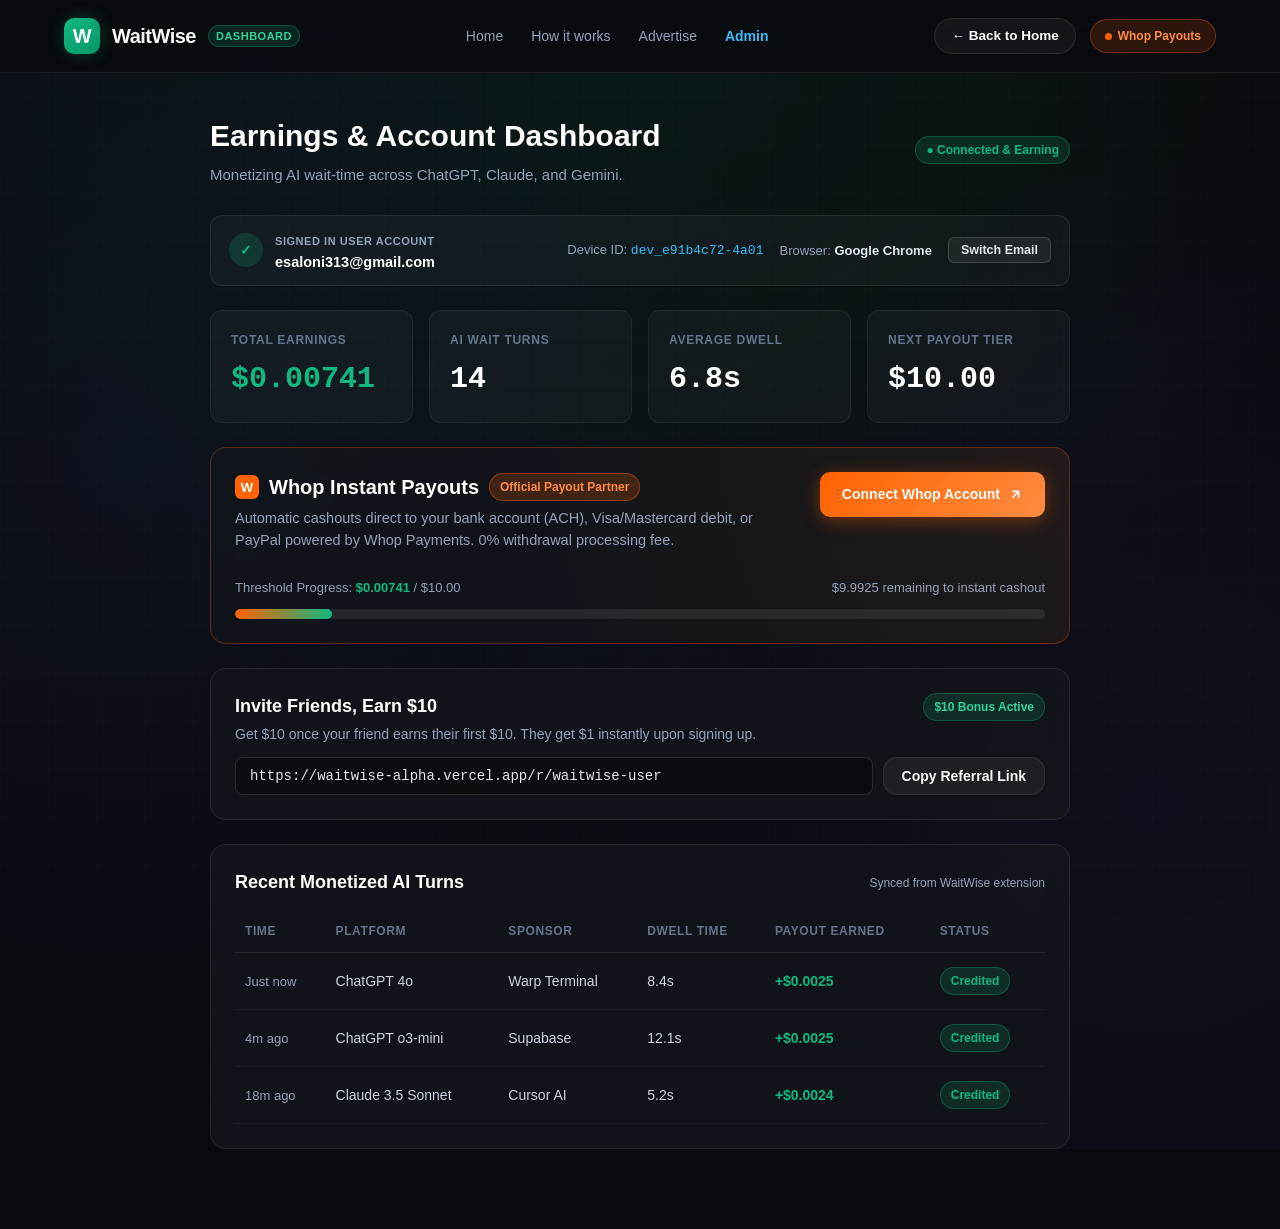
<file: dashboard.html>
<!DOCTYPE html>
<html lang="en">
<head>
  <meta charset="UTF-8">
  <meta name="viewport" content="width=device-width, initial-scale=1.0">
  <title>WaitWise Dashboard — Live Earnings & Whop Payouts</title>
  <meta name="description" content="View your live WaitWise earnings, verified Whop payout progress, and referral rewards.">
  <link rel="icon" type="image/svg+xml" href="data:image/svg+xml,<svg xmlns='http://www.w3.org/2000/svg' viewBox='0 0 100 100'><rect width='100' height='100' rx='25' fill='%2310b981'/><text x='50' y='68' font-size='50' font-weight='900' fill='white' text-anchor='middle'>W</text></svg>">
  <link rel="stylesheet" href="styles.css">
  <style>
    .dash-container {
      max-width: 900px;
      margin: 40px auto 80px;
      padding: 0 20px;
    }
    .dash-card {
      background: rgba(18, 22, 28, 0.85);
      border: 1px solid rgba(255, 255, 255, 0.08);
      border-radius: 16px;
      padding: 24px;
      margin-bottom: 24px;
      backdrop-filter: blur(12px);
    }
    .dash-header {
      display: flex;
      justify-content: space-between;
      align-items: center;
      margin-bottom: 28px;
      flex-wrap: wrap;
      gap: 16px;
    }
    .dash-grid {
      display: grid;
      grid-template-columns: repeat(auto-fit, minmax(190px, 1fr));
      gap: 16px;
      margin-bottom: 24px;
    }
    .stat-box {
      background: rgba(255, 255, 255, 0.03);
      border: 1px solid rgba(255, 255, 255, 0.06);
      border-radius: 12px;
      padding: 20px;
      transition: border-color 0.2s ease;
    }
    .stat-box:hover {
      border-color: rgba(16, 185, 129, 0.3);
    }
    .stat-label {
      font-size: 12px;
      color: var(--text-muted, #94a3b8);
      text-transform: uppercase;
      letter-spacing: 0.06em;
      margin-bottom: 8px;
      font-weight: 600;
    }
    .stat-val {
      font-size: 30px;
      font-weight: 800;
      color: #fff;
      font-family: var(--font-mono, monospace);
    }
    .stat-val.highlight {
      color: #10b981;
    }
    .progress-bar-bg {
      width: 100%;
      height: 10px;
      background: rgba(255, 255, 255, 0.08);
      border-radius: 999px;
      overflow: hidden;
      margin-top: 12px;
    }
    .progress-bar-fill {
      height: 100%;
      background: linear-gradient(90deg, #ff6200, #10b981);
      width: 12%;
      border-radius: 999px;
      transition: width 0.4s ease;
    }
    .ref-box {
      display: flex;
      gap: 10px;
      margin-top: 12px;
    }
    .ref-input {
      flex: 1;
      background: rgba(0, 0, 0, 0.35);
      border: 1px solid rgba(255, 255, 255, 0.12);
      padding: 10px 14px;
      border-radius: 8px;
      color: #e2e8f0;
      font-family: monospace;
      font-size: 14px;
    }
    .activity-table {
      width: 100%;
      border-collapse: collapse;
      margin-top: 14px;
      font-size: 14px;
    }
    .activity-table th {
      text-align: left;
      padding: 12px 10px;
      color: var(--text-muted, #94a3b8);
      border-bottom: 1px solid rgba(255, 255, 255, 0.08);
      font-size: 12px;
      text-transform: uppercase;
      letter-spacing: 0.05em;
    }
    .activity-table td {
      padding: 14px 10px;
      border-bottom: 1px solid rgba(255, 255, 255, 0.04);
      color: #cbd5e1;
    }
    .badge {
      display: inline-block;
      padding: 4px 10px;
      border-radius: 999px;
      font-size: 12px;
      font-weight: 700;
    }
    .badge-success { background: rgba(16, 185, 129, 0.15); color: #10b981; border: 1px solid rgba(16, 185, 129, 0.3); }
    .toast-msg {
      position: fixed;
      bottom: 24px;
      right: 24px;
      background: #10b981;
      color: #fff;
      padding: 12px 20px;
      border-radius: 10px;
      font-weight: 700;
      font-size: 14px;
      box-shadow: 0 10px 30px rgba(0,0,0,0.5);
      opacity: 0;
      transform: translateY(12px);
      transition: all 0.25s ease;
      pointer-events: none;
      z-index: 1000;
    }
    .toast-msg.show {
      opacity: 1;
      transform: translateY(0);
    }
  </style>
</head>
<body>
  <!-- Ambient Background Mesh -->
  <div class="bg-mesh-pattern"></div>

  <!-- Navigation -->
  <header class="site-nav">
    <div class="container">
      <a href="index.html" class="brand-logo">
        <div class="logo-icon">W</div>
        <span>WaitWise</span>
        <span class="brand-tag">Dashboard</span>
      </a>

      <nav>
        <ul class="nav-links">
          <li><a href="index.html">Home</a></li>
          <li><a href="index.html#how-it-works">How it works</a></li>
          <li><a href="advertise.html">Advertise</a></li>
          <li><a href="admin.html" style="color: #38bdf8; font-weight: 600;">Admin</a></li>
        </ul>
      </nav>

      <div class="nav-actions">
        <a href="index.html" class="btn btn-secondary" style="font-size: 13.5px; padding: 7px 16px; border-radius: 9999px; text-decoration: none; color: #fff;">&larr; Back to Home</a>
        <a href="https://whop.com" target="_blank" rel="noopener" class="badge" style="background: rgba(255, 98, 0, 0.15); color: #ff8c42; border: 1px solid rgba(255, 98, 0, 0.35); padding: 7px 14px; text-decoration: none; font-weight: 700; display: inline-flex; align-items: center; gap: 6px;">
          <span style="display: inline-block; width: 7px; height: 7px; border-radius: 50%; background: #ff6200;"></span>
          <span>Whop Payouts</span>
        </a>
      </div>
    </div>
  </header>

  <main class="dash-container">
    <div class="dash-header">
      <div>
        <h1 style="font-size: 30px; font-weight: 800; margin-bottom: 6px; color: #fff;">Earnings & Account Dashboard</h1>
        <p style="color: #94a3b8; font-size: 15px;">Monetizing AI wait-time across ChatGPT, Claude, and Gemini.</p>
      </div>
      <div style="display: flex; gap: 10px; align-items: center;">
        <span class="badge badge-success">● Connected & Earning</span>
      </div>
    </div>

    <!-- Active Account Details Bar -->
    <div style="background: rgba(255, 255, 255, 0.03); border: 1px solid rgba(255, 255, 255, 0.08); border-radius: 12px; padding: 12px 18px; margin-bottom: 24px; display: flex; justify-content: space-between; align-items: center; flex-wrap: wrap; gap: 12px;">
      <div style="display: flex; align-items: center; gap: 12px;">
        <div style="width: 34px; height: 34px; border-radius: 50%; background: rgba(16,185,129,0.18); color: #10b981; display: flex; align-items: center; justify-content: center; font-weight: 800; font-size: 14px;">✓</div>
        <div>
          <span style="font-size: 11px; text-transform: uppercase; letter-spacing: 0.05em; color: #94a3b8; font-weight: 600;">Signed in User Account</span>
          <div style="font-weight: 700; color: #fff; font-size: 14.5px;" id="current-user-email">esaloni313@gmail.com</div>
        </div>
      </div>
      <div style="display: flex; align-items: center; gap: 16px; font-size: 13px; color: #94a3b8; flex-wrap: wrap;">
        <span>Device ID: <code style="color: #38bdf8;" id="current-user-device">dev_e91b4c72</code></span>
        <span>Browser: <strong style="color: #e2e8f0;" id="current-user-browser">Microsoft Edge</strong></span>
        <button id="btn-switch-account" style="background: rgba(255,255,255,0.06); border: 1px solid rgba(255,255,255,0.15); color: #e2e8f0; border-radius: 6px; padding: 5px 12px; cursor: pointer; font-size: 12.5px; font-weight: 600;">Switch Email</button>
      </div>
    </div>

    <!-- Live Stats Grid -->
    <div class="dash-grid">
      <div class="stat-box">
        <div class="stat-label">Total Earnings</div>
        <div class="stat-val highlight" id="earnings-val">$0.00741</div>
      </div>
      <div class="stat-box">
        <div class="stat-label">AI Wait Turns</div>
        <div class="stat-val" id="turns-val">14</div>
      </div>
      <div class="stat-box">
        <div class="stat-label">Average Dwell</div>
        <div class="stat-val">6.8s</div>
      </div>
      <div class="stat-box">
        <div class="stat-label">Next Payout Tier</div>
        <div class="stat-val">$10.00</div>
      </div>
    </div>

    <!-- Whop Cash Payout Card (Prominently Visible) -->
    <div class="dash-card" style="border: 1px solid rgba(255, 98, 0, 0.3); background: radial-gradient(circle at top right, rgba(255, 98, 0, 0.08), transparent 60%), rgba(18, 22, 28, 0.85);">
      <div style="display: flex; justify-content: space-between; align-items: flex-start; gap: 20px; flex-wrap: wrap;">
        <div>
          <div style="display: flex; align-items: center; gap: 10px; margin-bottom: 6px;">
            <span style="background: #ff6200; color: #fff; width: 24px; height: 24px; border-radius: 6px; font-weight: 900; font-size: 13px; display: inline-flex; align-items: center; justify-content: center; font-family: sans-serif;">W</span>
            <h2 style="font-size: 20px; font-weight: 800; margin: 0; color: #fff;">Whop Instant Payouts</h2>
            <span class="badge" style="background: rgba(255, 98, 0, 0.2); color: #ff8c42; border: 1px solid rgba(255, 98, 0, 0.4);">Official Payout Partner</span>
          </div>
          <p style="color: #94a3b8; font-size: 14.5px; max-width: 540px; margin: 0 0 12px; line-height: 1.5;">
            Automatic cashouts direct to your bank account (ACH), Visa/Mastercard debit, or PayPal powered by Whop Payments. 0% withdrawal processing fee.
          </p>
        </div>
        <a href="https://whop.com" target="_blank" rel="noopener" class="btn btn-primary" style="background: linear-gradient(135deg, #ff6200, #ff8c42); border: none; font-weight: 700; padding: 12px 22px; border-radius: 10px; color: #fff; text-decoration: none; display: inline-flex; align-items: center; gap: 8px; box-shadow: 0 4px 18px rgba(255, 98, 0, 0.35);">
          <span>Connect Whop Account</span>
          <svg width="15" height="15" viewBox="0 0 24 24" fill="none" stroke="currentColor" stroke-width="2.5"><line x1="7" y1="17" x2="17" y2="7"></line><polyline points="7 7 17 7 17 17"></polyline></svg>
        </a>
      </div>

      <!-- Progress Bar -->
      <div style="margin-top: 14px;">
        <div style="display: flex; justify-content: space-between; font-size: 13px; margin-bottom: 6px; color: #94a3b8;">
          <span>Threshold Progress: <strong style="color: #10b981;">$0.00741</strong> / $10.00</span>
          <span>$9.9925 remaining to instant cashout</span>
        </div>
        <div class="progress-bar-bg">
          <div class="progress-bar-fill"></div>
        </div>
      </div>
    </div>

    <!-- Referral Card -->
    <div class="dash-card">
      <div style="display: flex; justify-content: space-between; align-items: flex-start; gap: 16px; flex-wrap: wrap;">
        <div>
          <h2 style="font-size: 18px; font-weight: 700; margin-bottom: 4px; color: #fff;">Invite Friends, Earn $10</h2>
          <p style="color: #94a3b8; font-size: 14px; margin: 0;">Get $10 once your friend earns their first $10. They get $1 instantly upon signing up.</p>
        </div>
        <span class="badge" style="background: rgba(16, 185, 129, 0.15); color: #34d399; border: 1px solid rgba(16, 185, 129, 0.3);">
          $10 Bonus Active
        </span>
      </div>
      <div class="ref-box">
        <input type="text" class="ref-input" value="https://waitwise-alpha.vercel.app/r/waitwise-user" readonly id="ref-link">
        <button class="btn btn-secondary" id="copy-ref-btn" style="white-space: nowrap; padding: 10px 18px;">Copy Referral Link</button>
      </div>
    </div>

    <!-- Recent Turns Table -->
    <div class="dash-card">
      <div style="display: flex; justify-content: space-between; align-items: center; margin-bottom: 4px;">
        <h2 style="font-size: 18px; font-weight: 700; color: #fff;">Recent Monetized AI Turns</h2>
        <span style="font-size: 12px; color: #94a3b8;">Synced from WaitWise extension</span>
      </div>
      <table class="activity-table">
        <thead>
          <tr>
            <th>Time</th>
            <th>Platform</th>
            <th>Sponsor</th>
            <th>Dwell Time</th>
            <th>Payout Earned</th>
            <th>Status</th>
          </tr>
        </thead>
        <tbody>
          <tr>
            <td style="color: #94a3b8; font-size: 13px;">Just now</td>
            <td>ChatGPT 4o</td>
            <td>Warp Terminal</td>
            <td>8.4s</td>
            <td style="color: #10b981; font-weight: 700;">+$0.0025</td>
            <td><span class="badge badge-success">Credited</span></td>
          </tr>
          <tr>
            <td style="color: #94a3b8; font-size: 13px;">4m ago</td>
            <td>ChatGPT o3-mini</td>
            <td>Supabase</td>
            <td>12.1s</td>
            <td style="color: #10b981; font-weight: 700;">+$0.0025</td>
            <td><span class="badge badge-success">Credited</span></td>
          </tr>
          <tr>
            <td style="color: #94a3b8; font-size: 13px;">18m ago</td>
            <td>Claude 3.5 Sonnet</td>
            <td>Cursor AI</td>
            <td>5.2s</td>
            <td style="color: #10b981; font-weight: 700;">+$0.0024</td>
            <td><span class="badge badge-success">Credited</span></td>
          </tr>
        </tbody>
      </table>
    </div>
  </main>

  <div class="toast-msg" id="toast">Referral link copied to clipboard!</div>

  <script src="backend.js"></script>
  <script>
    // Copy referral link
    document.getElementById('copy-ref-btn').addEventListener('click', () => {
      const input = document.getElementById('ref-link');
      navigator.clipboard.writeText(input.value).then(() => {
        showToast('Referral link copied to clipboard!');
      });
    });

    function showToast(msg) {
      const toast = document.getElementById('toast');
      toast.textContent = msg;
      toast.classList.add('show');
      setTimeout(() => toast.classList.remove('show'), 2200);
    }

    // Backend Device & Login Synchronization
    function initUserSession() {
      const urlParams = new URLSearchParams(window.location.search);
      const urlDeviceId = urlParams.get('device_id');
      const isNewInstall = urlParams.get('installed');

      let currentEmail = WaitWiseBackend.getCurrentUserEmail();
      let deviceId = urlDeviceId || localStorage.getItem('waitwise_device_id') || 'dev_e91b4c72-4a01';

      if (urlDeviceId) {
        localStorage.setItem('waitwise_device_id', urlDeviceId);
      }

      // Detect Browser
      const ua = navigator.userAgent;
      let browserName = 'Chromium Browser';
      if (ua.includes('Edg/')) browserName = 'Microsoft Edge';
      else if (ua.includes('Chrome/')) browserName = 'Google Chrome';
      else if (ua.includes('Firefox/')) browserName = 'Mozilla Firefox';

      // Update UI elements
      const emailEl = document.getElementById('current-user-email');
      const deviceEl = document.getElementById('current-user-device');
      const browserEl = document.getElementById('current-user-browser');

      if (emailEl) emailEl.textContent = currentEmail;
      if (deviceEl) deviceEl.textContent = deviceId;
      if (browserEl) browserEl.textContent = browserName;

      // Register install & login into backend
      WaitWiseBackend.recordInstall(deviceId, browserName, '1.0.1');
      WaitWiseBackend.recordLogin(currentEmail, deviceId, { waitTurns: 14, totalEarned: 0.00741 });

      if (isNewInstall) {
        showToast('WaitWise extension linked successfully!');
      }

      // Switch Account button
      const switchBtn = document.getElementById('btn-switch-account');
      if (switchBtn) {
        switchBtn.addEventListener('click', () => {
          const newEmail = prompt('Enter your user email address:', currentEmail);
          if (newEmail && newEmail.includes('@')) {
            WaitWiseBackend.setCurrentUserEmail(newEmail);
            if (emailEl) emailEl.textContent = newEmail.trim().toLowerCase();
            showToast('Account switched to: ' + newEmail.trim().toLowerCase());
          }
        });
      }
    }

    initUserSession();
  </script>
</body>
</html>
</file>
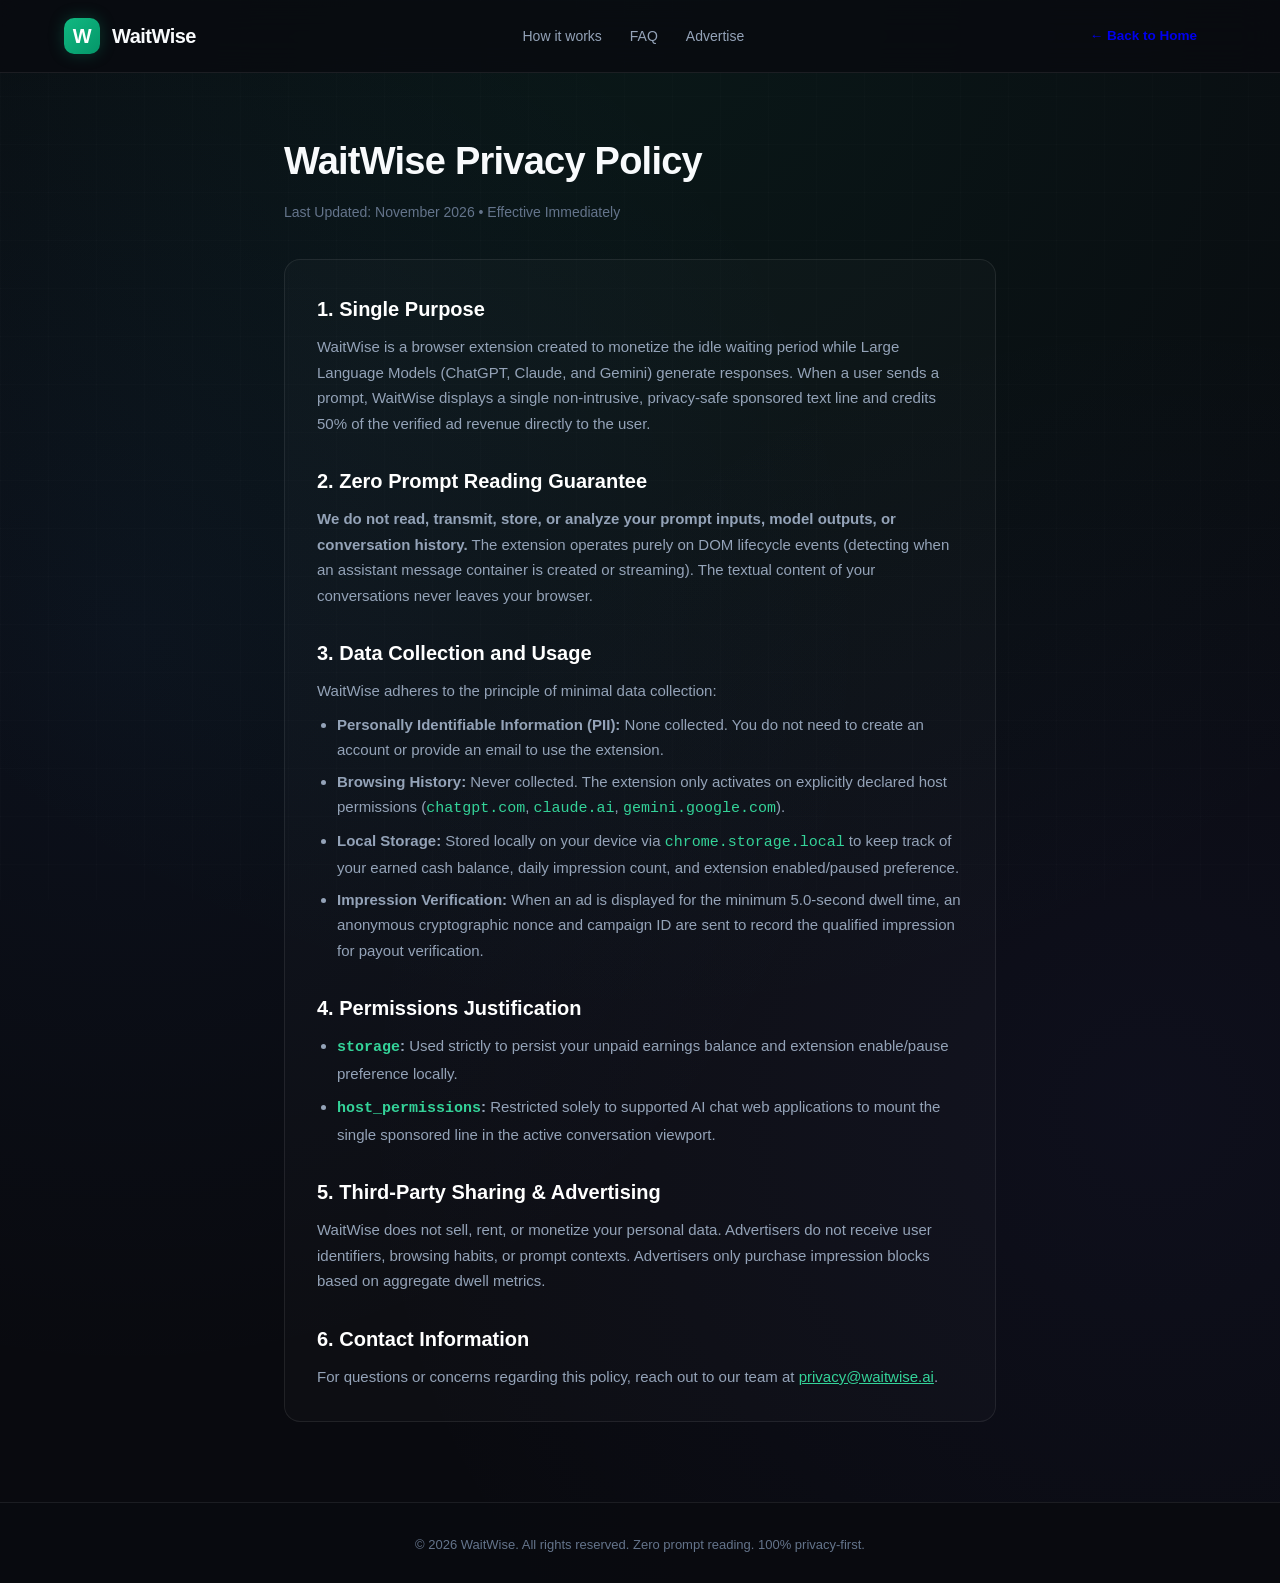
<file: privacy.html>
<!DOCTYPE html>
<html lang="en">
<head>
  <meta charset="UTF-8">
  <meta name="viewport" content="width=device-width, initial-scale=1.0">
  <title>Privacy Policy — WaitWise</title>
  <meta name="description" content="WaitWise Privacy Policy. 100% privacy-first: Zero prompt reading, zero response reading, zero tracking cookies.">
  <link rel="icon" type="image/svg+xml" href="data:image/svg+xml,<svg xmlns='http://www.w3.org/2000/svg' viewBox='0 0 100 100'><rect width='100' height='100' rx='25' fill='%2310b981'/><text x='50' y='68' font-size='50' font-weight='900' fill='white' text-anchor='middle'>W</text></svg>">
  <link rel="stylesheet" href="styles.css">
</head>
<body>
  <div class="bg-mesh-pattern"></div>

  <header class="site-nav">
    <div class="container">
      <a href="index.html" class="brand-logo">
        <div class="logo-icon">W</div>
        <span>WaitWise</span>
      </a>
      <nav>
        <ul class="nav-links">
          <li><a href="index.html#how-it-works">How it works</a></li>
          <li><a href="index.html#faq">FAQ</a></li>
          <li><a href="advertise.html">Advertise</a></li>
        </ul>
      </nav>
      <div class="nav-actions">
        <a href="index.html" class="btn btn-outline" style="border-radius: 9999px; padding: 8px 18px; font-size: 13.5px;">
          &larr; Back to Home
        </a>
      </div>
    </div>
  </header>

  <main style="padding: 60px 0 80px;">
    <div class="container" style="max-width: 760px; margin: 0 auto;">
      <h1 style="font-size: 38px; font-weight: 800; margin-bottom: 12px; letter-spacing: -0.02em;">
        WaitWise Privacy Policy
      </h1>
      <p style="color: var(--text-muted); font-size: 14px; margin-bottom: 36px;">
        Last Updated: November 2026 • Effective Immediately
      </p>

      <div style="background: rgba(255,255,255,0.02); border: 1px solid var(--card-border); border-radius: 16px; padding: 32px; display: flex; flex-direction: column; gap: 28px; line-height: 1.7; font-size: 15px; color: var(--text-secondary);">

        <section>
          <h2 style="font-size: 20px; font-weight: 700; color: #fff; margin-bottom: 8px;">1. Single Purpose</h2>
          <p>
            WaitWise is a browser extension created to monetize the idle waiting period while Large Language Models (ChatGPT, Claude, and Gemini) generate responses. When a user sends a prompt, WaitWise displays a single non-intrusive, privacy-safe sponsored text line and credits 50% of the verified ad revenue directly to the user.
          </p>
        </section>

        <section>
          <h2 style="font-size: 20px; font-weight: 700; color: #fff; margin-bottom: 8px;">2. Zero Prompt Reading Guarantee</h2>
          <p>
            <strong>We do not read, transmit, store, or analyze your prompt inputs, model outputs, or conversation history.</strong> The extension operates purely on DOM lifecycle events (detecting when an assistant message container is created or streaming). The textual content of your conversations never leaves your browser.
          </p>
        </section>

        <section>
          <h2 style="font-size: 20px; font-weight: 700; color: #fff; margin-bottom: 8px;">3. Data Collection and Usage</h2>
          <p>WaitWise adheres to the principle of minimal data collection:</p>
          <ul style="padding-left: 20px; margin-top: 8px; display: flex; flex-direction: column; gap: 6px;">
            <li><strong>Personally Identifiable Information (PII):</strong> None collected. You do not need to create an account or provide an email to use the extension.</li>
            <li><strong>Browsing History:</strong> Never collected. The extension only activates on explicitly declared host permissions (<code style="color: var(--emerald-400);">chatgpt.com</code>, <code style="color: var(--emerald-400);">claude.ai</code>, <code style="color: var(--emerald-400);">gemini.google.com</code>).</li>
            <li><strong>Local Storage:</strong> Stored locally on your device via <code style="color: var(--emerald-400);">chrome.storage.local</code> to keep track of your earned cash balance, daily impression count, and extension enabled/paused preference.</li>
            <li><strong>Impression Verification:</strong> When an ad is displayed for the minimum 5.0-second dwell time, an anonymous cryptographic nonce and campaign ID are sent to record the qualified impression for payout verification.</li>
          </ul>
        </section>

        <section>
          <h2 style="font-size: 20px; font-weight: 700; color: #fff; margin-bottom: 8px;">4. Permissions Justification</h2>
          <ul style="padding-left: 20px; display: flex; flex-direction: column; gap: 8px;">
            <li><strong><code style="color: var(--emerald-400);">storage</code>:</strong> Used strictly to persist your unpaid earnings balance and extension enable/pause preference locally.</li>
            <li><strong><code style="color: var(--emerald-400);">host_permissions</code>:</strong> Restricted solely to supported AI chat web applications to mount the single sponsored line in the active conversation viewport.</li>
          </ul>
        </section>

        <section>
          <h2 style="font-size: 20px; font-weight: 700; color: #fff; margin-bottom: 8px;">5. Third-Party Sharing & Advertising</h2>
          <p>
            WaitWise does not sell, rent, or monetize your personal data. Advertisers do not receive user identifiers, browsing habits, or prompt contexts. Advertisers only purchase impression blocks based on aggregate dwell metrics.
          </p>
        </section>

        <section>
          <h2 style="font-size: 20px; font-weight: 700; color: #fff; margin-bottom: 8px;">6. Contact Information</h2>
          <p>
            For questions or concerns regarding this policy, reach out to our team at <a href="mailto:privacy@waitwise.ai" style="color: var(--emerald-400); text-decoration: underline;">privacy@waitwise.ai</a>.
          </p>
        </section>

      </div>
    </div>
  </main>

  <footer class="site-footer" style="border-top: 1px solid var(--card-border); padding: 32px 0;">
    <div class="container" style="text-align: center; font-size: 13px; color: var(--text-muted);">
      © 2026 WaitWise. All rights reserved. Zero prompt reading. 100% privacy-first.
    </div>
  </footer>
</body>
</html>
</file>
<file: styles.css>
/* ===================================================================
   WAITWISE - OFFICIAL WEBSITE STYLES
   Design: Modern Obsidian Dark Glassmorphism, Emerald Glow, Responsive
   =================================================================== */

:root {
  --bg-primary: #090a0f;
  --bg-secondary: #0f121a;
  --bg-tertiary: #161b26;
  --card-bg: rgba(22, 27, 38, 0.7);
  --card-border: rgba(255, 255, 255, 0.08);
  --card-border-hover: rgba(16, 185, 129, 0.35);

  --emerald-500: #10b981;
  --emerald-400: #34d399;
  --emerald-600: #059669;
  --emerald-glow: rgba(16, 185, 129, 0.25);

  --blue-500: #3b82f6;
  --blue-400: #60a5fa;
  --indigo-500: #6366f1;

  --text-primary: #f8fafc;
  --text-secondary: #94a3b8;
  --text-muted: #64748b;
  --text-highlight: #ffffff;

  --radius-sm: 8px;
  --radius-md: 14px;
  --radius-lg: 20px;
  --radius-xl: 28px;
  --radius-full: 9999px;

  --font-sans: -apple-system, BlinkMacSystemFont, "Segoe UI", Roboto, "Google Sans", Inter, Helvetica, Arial, sans-serif;
  --font-mono: ui-monospace, SFMono-Regular, Menlo, Monaco, Consolas, "Liberation Mono", "Courier New", monospace;

  --transition-fast: 0.18s cubic-bezier(0.16, 1, 0.3, 1);
  --transition-smooth: 0.28s cubic-bezier(0.16, 1, 0.3, 1);
}

*, *::before, *::after {
  box-sizing: border-box;
  margin: 0;
  padding: 0;
}

html {
  font-family: var(--font-sans);
  background-color: var(--bg-primary);
  color: var(--text-primary);
  line-height: 1.5;
  scroll-behavior: smooth;
  -webkit-font-smoothing: antialiased;
}

body {
  overflow-x: hidden;
  position: relative;
  min-height: 100vh;
  background: radial-gradient(circle at 50% 0%, rgba(16, 185, 129, 0.08) 0%, transparent 60%),
              radial-gradient(circle at 10% 40%, rgba(59, 130, 246, 0.06) 0%, transparent 50%),
              radial-gradient(circle at 90% 70%, rgba(99, 102, 241, 0.06) 0%, transparent 50%),
              var(--bg-primary);
}

/* Background grid mesh */
.bg-mesh-pattern {
  position: fixed;
  top: 0;
  left: 0;
  width: 100%;
  height: 100%;
  pointer-events: none;
  background-image: 
    linear-gradient(rgba(255, 255, 255, 0.02) 1px, transparent 1px),
    linear-gradient(90deg, rgba(255, 255, 255, 0.02) 1px, transparent 1px);
  background-size: 48px 48px;
  z-index: 0;
  opacity: 0.7;
}

.container {
  width: 100%;
  max-width: 1200px;
  margin: 0 auto;
  padding: 0 24px;
  position: relative;
  z-index: 1;
}

/* ===================================================================
   NAVIGATION BAR
   =================================================================== */

.site-nav {
  position: sticky;
  top: 0;
  width: 100%;
  z-index: 100;
  backdrop-filter: blur(18px);
  -webkit-backdrop-filter: blur(18px);
  background: rgba(9, 10, 15, 0.75);
  border-bottom: 1px solid var(--card-border);
  transition: var(--transition-smooth);
}

.site-nav .container {
  display: flex;
  align-items: center;
  justify-content: space-between;
  height: 72px;
}

.brand-logo {
  display: flex;
  align-items: center;
  gap: 12px;
  text-decoration: none;
  color: var(--text-primary);
  font-weight: 700;
  font-size: 20px;
  letter-spacing: -0.5px;
}

.logo-icon {
  width: 36px;
  height: 36px;
  border-radius: 10px;
  background: linear-gradient(135deg, var(--emerald-500), var(--emerald-600));
  display: flex;
  align-items: center;
  justify-content: center;
  color: #fff;
  font-weight: 800;
  font-size: 20px;
  box-shadow: 0 0 16px var(--emerald-glow);
  position: relative;
  overflow: hidden;
}

.logo-icon::after {
  content: '';
  position: absolute;
  top: 0;
  left: -100%;
  width: 100%;
  height: 100%;
  background: linear-gradient(90deg, transparent, rgba(255, 255, 255, 0.25), transparent);
  animation: shine 4s infinite;
}

@keyframes shine {
  to { left: 100%; }
}

.brand-tag {
  font-size: 11px;
  background: rgba(16, 185, 129, 0.15);
  color: var(--emerald-400);
  border: 1px solid rgba(16, 185, 129, 0.3);
  padding: 2px 7px;
  border-radius: var(--radius-full);
  font-weight: 600;
  text-transform: uppercase;
  letter-spacing: 0.5px;
}

.nav-links {
  display: flex;
  align-items: center;
  gap: 28px;
  list-style: none;
}

.nav-links a {
  text-decoration: none;
  color: var(--text-secondary);
  font-size: 14px;
  font-weight: 500;
  transition: var(--transition-fast);
}

.nav-links a:hover {
  color: var(--text-primary);
}

.nav-actions {
  display: flex;
  align-items: center;
  gap: 14px;
}

/* ===================================================================
   BUTTONS
   =================================================================== */

.btn {
  display: inline-flex;
  align-items: center;
  justify-content: center;
  gap: 8px;
  padding: 10px 20px;
  border-radius: var(--radius-md);
  font-size: 14px;
  font-weight: 600;
  text-decoration: none;
  cursor: pointer;
  border: 1px solid transparent;
  transition: var(--transition-smooth);
  user-select: none;
  white-space: nowrap;
}

.btn-primary {
  background: linear-gradient(135deg, var(--emerald-500), var(--emerald-600));
  color: #ffffff;
  box-shadow: 0 4px 18px var(--emerald-glow);
}

.btn-primary:hover {
  background: linear-gradient(135deg, #18c78f, #07a672);
  box-shadow: 0 6px 24px rgba(16, 185, 129, 0.45);
  transform: translateY(-1px);
}

.btn-primary:active {
  transform: translateY(0);
}

.btn-secondary {
  background: rgba(255, 255, 255, 0.05);
  color: var(--text-primary);
  border-color: var(--card-border);
  backdrop-filter: blur(10px);
}

.btn-secondary:hover {
  background: rgba(255, 255, 255, 0.09);
  border-color: rgba(255, 255, 255, 0.18);
  color: #ffffff;
  transform: translateY(-1px);
}

.btn-glow {
  position: relative;
  overflow: hidden;
}

.btn-glow::after {
  content: '';
  position: absolute;
  top: -50%;
  left: -50%;
  width: 200%;
  height: 200%;
  background: radial-gradient(circle, rgba(255, 255, 255, 0.2) 0%, transparent 60%);
  opacity: 0;
  transition: opacity 0.3s;
}

.btn-glow:hover::after {
  opacity: 1;
}

.btn-lg {
  padding: 14px 28px;
  font-size: 16px;
  border-radius: var(--radius-md);
}

/* ===================================================================
   HERO SECTION (Centered & Highly Balanced)
   =================================================================== */

html {
  scroll-behavior: smooth;
  scroll-padding-top: 84px;
}

.hero-section {
  padding: 64px 0 48px;
  text-align: center;
  position: relative;
}

.hero-content {
  max-width: 860px;
  margin: 0 auto;
  display: flex;
  flex-direction: column;
  align-items: center;
  text-align: center;
}

.hero-pill {
  display: inline-flex;
  align-items: center;
  gap: 10px;
  padding: 6px 18px;
  border-radius: var(--radius-full);
  background: rgba(16, 185, 129, 0.1);
  border: 1px solid rgba(16, 185, 129, 0.25);
  color: var(--emerald-400);
  font-size: 13px;
  font-weight: 600;
  margin: 0 auto 22px;
  box-shadow: 0 0 20px rgba(16, 185, 129, 0.15);
}

.pulse-dot {
  width: 8px;
  height: 8px;
  border-radius: 50%;
  background-color: var(--emerald-400);
  box-shadow: 0 0 10px var(--emerald-400);
  animation: pulse 2s infinite;
}

@keyframes pulse {
  0%, 100% { opacity: 1; transform: scale(1); }
  50% { opacity: 0.5; transform: scale(0.85); }
}

.hero-title {
  font-size: clamp(42px, 6.5vw, 72px);
  font-weight: 900;
  letter-spacing: -2px;
  line-height: 1.06;
  margin: 0 auto 20px;
  text-align: center;
  max-width: 900px;
}

.gradient-text {
  background: linear-gradient(135deg, #ffffff 30%, var(--emerald-400) 100%);
  -webkit-background-clip: text;
  -webkit-text-fill-color: transparent;
}

.hero-subtitle {
  font-size: clamp(17px, 2vw, 20px);
  color: var(--text-secondary);
  line-height: 1.6;
  max-width: 720px;
  margin: 0 auto 34px;
  font-weight: 400;
  text-align: center;
}

.hero-cta-group {
  display: flex;
  align-items: center;
  justify-content: center;
  gap: 16px;
  flex-wrap: wrap;
  margin: 0 auto 32px;
}

.hero-meta {
  display: inline-flex;
  align-items: center;
  justify-content: center;
  gap: 20px;
  flex-wrap: wrap;
  margin: 0 auto 40px;
  padding: 10px 24px;
  background: rgba(255, 255, 255, 0.03);
  border: 1px solid var(--card-border);
  border-radius: var(--radius-full);
}

.meta-item {
  display: flex;
  align-items: center;
  gap: 8px;
  font-size: 13.5px;
  color: var(--text-secondary);
  font-weight: 500;
}

.meta-item strong {
  color: #fff;
  font-weight: 700;
}

.meta-divider {
  width: 1px;
  height: 16px;
  background: var(--card-border);
}

.hero-stats-badge-strip {
  display: inline-flex;
  align-items: center;
  justify-content: center;
  gap: 24px;
  padding: 12px 28px;
  background: rgba(255, 255, 255, 0.03);
  border: 1px solid var(--card-border);
  border-radius: var(--radius-full);
  box-shadow: 0 4px 24px rgba(0, 0, 0, 0.3);
  flex-wrap: wrap;
  margin: 0 auto 36px;
}

/* ===================================================================
   CHATWAIT-STYLE LIVE COUNTER & MOCKUP BADGES (Image 6)
   ================================================================== */

.live-counter-strip {
  display: flex;
  flex-direction: column;
  align-items: center;
  justify-content: center;
  margin: 16px auto 28px;
}

.counter-digits-container {
  display: inline-flex;
  align-items: center;
  justify-content: center;
  background: rgba(255, 255, 255, 0.04);
  border: 1px solid rgba(255, 255, 255, 0.12);
  border-radius: 14px;
  padding: 8px 24px;
  box-shadow: 0 8px 32px rgba(0, 0, 0, 0.4), inset 0 1px 0 rgba(255, 255, 255, 0.1);
}

.counter-digit-text {
  font-family: var(--font-mono);
  font-size: clamp(34px, 5.5vw, 54px);
  font-weight: 800;
  letter-spacing: 0.08em;
  color: #fff;
  text-shadow: 0 0 24px rgba(16, 185, 129, 0.35);
}

.counter-sub-caption {
  display: flex;
  align-items: center;
  gap: 8px;
  margin-top: 10px;
  font-size: 13px;
  color: var(--text-secondary);
}

.simulator-mockup-outer {
  position: relative;
  max-width: 820px;
  width: 100%;
  margin: 0 auto;
}

.floating-badge-balance {
  position: absolute;
  top: -20px;
  right: -12px;
  background: #11141d;
  border: 1px solid rgba(16, 185, 129, 0.5);
  box-shadow: 0 12px 32px rgba(0, 0, 0, 0.7), 0 0 20px rgba(16, 185, 129, 0.2);
  border-radius: 12px;
  padding: 8px 16px;
  display: flex;
  flex-direction: column;
  align-items: flex-start;
  z-index: 10;
  animation: floatUpDown 4s ease-in-out infinite;
}

.floating-badge-balance .badge-label {
  font-size: 10px;
  font-weight: 800;
  letter-spacing: 0.05em;
  color: var(--text-muted);
  text-transform: uppercase;
  display: flex;
  align-items: center;
  gap: 4px;
}

.floating-badge-balance .badge-value {
  font-size: 20px;
  font-weight: 800;
  color: var(--emerald-400);
  font-family: var(--font-mono);
}

.floating-badge-rev {
  position: absolute;
  bottom: -16px;
  right: 24px;
  background: rgba(16, 185, 129, 0.15);
  border: 1px solid var(--emerald-500);
  backdrop-filter: blur(8px);
  border-radius: 9999px;
  padding: 6px 14px;
  font-size: 12px;
  font-weight: 600;
  color: #fff;
  z-index: 10;
  box-shadow: 0 8px 24px rgba(0, 0, 0, 0.5);
}

@keyframes floatUpDown {
  0%, 100% { transform: translateY(0); }
  50% { transform: translateY(-6px); }
}

.works-where-strip {
  display: flex;
  flex-direction: column;
  align-items: center;
  gap: 12px;
  margin-top: 44px;
}

.works-label {
  font-size: 11px;
  font-weight: 800;
  letter-spacing: 0.12em;
  color: var(--text-muted);
  text-transform: uppercase;
}

.works-pills-row {
  display: flex;
  align-items: center;
  gap: 12px;
  flex-wrap: wrap;
  justify-content: center;
}

.works-pill {
  display: inline-flex;
  align-items: center;
  gap: 8px;
  background: rgba(255, 255, 255, 0.04);
  border: 1px solid var(--card-border);
  border-radius: 9999px;
  padding: 8px 18px;
  font-size: 13.5px;
  font-weight: 600;
  color: #fff;
  transition: all 0.2s ease;
}

.works-pill:hover {
  background: rgba(255, 255, 255, 0.08);
  border-color: rgba(255, 255, 255, 0.25);
}

@media (max-width: 768px) {
  .floating-badge-balance {
    top: -12px;
    right: 8px;
    padding: 6px 12px;
  }
  .floating-badge-balance .badge-value {
    font-size: 16px;
  }
  .floating-badge-rev {
    bottom: -10px;
    right: 8px;
    font-size: 11px;
  }
}

/* ===================================================================
   CHATWAIT-STYLE ADVERTISER CHECKOUT CARD (Image 1 & 2)
   ================================================================== */

.adv-checkout-card {
  max-width: 640px;
  width: 100%;
  margin: 0 auto 60px;
  background: rgba(18, 22, 32, 0.85);
  border: 1px solid var(--card-border);
  border-radius: var(--radius-xl);
  padding: 32px;
  box-shadow: 0 24px 64px rgba(0, 0, 0, 0.7), 0 0 32px rgba(16, 185, 129, 0.06);
  display: flex;
  flex-direction: column;
  gap: 20px;
  text-align: left;
}

.adv-field-group {
  display: flex;
  flex-direction: column;
  gap: 6px;
}

.adv-label {
  font-size: 13.5px;
  font-weight: 600;
  color: #fff;
}

.adv-sublabel {
  font-size: 11.5px;
  color: var(--text-muted);
  line-height: 1.4;
}

.adv-preview-container {
  background: #090a0f;
  border: 1px solid rgba(255, 255, 255, 0.1);
  border-radius: 12px;
  padding: 16px;
  margin-top: 4px;
}

.adv-preview-user {
  display: flex;
  justify-content: flex-end;
  margin-bottom: 12px;
}

.adv-preview-user-bubble {
  background: #232734;
  color: #e2e8f0;
  padding: 8px 14px;
  border-radius: 14px 14px 2px 14px;
  font-size: 13px;
  max-width: 80%;
}

.adv-preview-ad-row {
  display: flex;
  align-items: center;
  gap: 8px;
  padding: 8px 12px;
  background: rgba(16, 185, 129, 0.08);
  border: 1px solid rgba(16, 185, 129, 0.25);
  border-radius: 6px;
  margin-bottom: 12px;
}

.adv-preview-icon {
  width: 18px;
  height: 18px;
  border-radius: 4px;
  background: var(--emerald-500);
  color: #fff;
  font-size: 10px;
  font-weight: 800;
  display: inline-flex;
  align-items: center;
  justify-content: center;
  flex-shrink: 0;
}

.adv-preview-text {
  font-size: 12.5px;
  color: #60a5fa;
  font-weight: 500;
  overflow: hidden;
  text-overflow: ellipsis;
  white-space: nowrap;
}

.adv-preview-thinking {
  display: flex;
  align-items: center;
  gap: 8px;
  font-size: 12px;
  color: var(--text-muted);
}

.adv-bid-pills {
  display: flex;
  gap: 10px;
  flex-wrap: wrap;
  margin-top: 4px;
}

.adv-bid-btn {
  padding: 8px 16px;
  border-radius: var(--radius-md);
  background: rgba(255, 255, 255, 0.04);
  border: 1px solid var(--card-border);
  color: var(--text-secondary);
  font-size: 13px;
  font-weight: 600;
  cursor: pointer;
  transition: all 0.2s ease;
}

.adv-bid-btn:hover {
  background: rgba(255, 255, 255, 0.08);
  color: #fff;
}

.adv-bid-btn.selected {
  background: var(--emerald-500);
  border-color: var(--emerald-500);
  color: #fff;
  box-shadow: 0 0 16px var(--emerald-glow);
}

.adv-total-box {
  background: rgba(255, 255, 255, 0.02);
  border: 1px solid var(--card-border);
  border-radius: var(--radius-md);
  padding: 14px 20px;
  display: flex;
  align-items: center;
  justify-content: space-between;
  margin-top: 4px;
}

.hero-stat-cell {
  display: flex;
  align-items: center;
  gap: 8px;
}

.hero-stat-val {
  font-size: 18px;
  font-weight: 800;
  font-family: var(--font-mono);
}

.hero-stat-desc {
  font-size: 13.5px;
  color: var(--text-secondary);
  font-weight: 500;
}

.hero-stat-separator {
  width: 1px;
  height: 18px;
  background: var(--card-border);
}

.social-proof-strip {
  display: flex;
  align-items: center;
  justify-content: center;
  gap: 32px;
  flex-wrap: wrap;
  padding: 16px 24px;
  border-radius: var(--radius-lg);
  background: rgba(255, 255, 255, 0.02);
  border: 1px solid var(--card-border);
  max-width: 780px;
  margin: 0 auto 64px;
}

.proof-item {
  display: flex;
  align-items: center;
  gap: 8px;
  font-size: 13px;
  color: var(--text-secondary);
  font-weight: 500;
}

.proof-item strong {
  color: var(--text-primary);
  font-weight: 700;
}

.proof-item svg {
  color: var(--emerald-400);
}

/* ===================================================================
   INTERACTIVE SIMULATOR (HERO PLAYGROUND)
   =================================================================== */

/* ===================================================================
   INTERACTIVE SIMULATOR (HERO PLAYGROUND)
   Authentic ChatGPT theme, right-aligned user bubble, readable ad card,
   syntax highlighted code, and sleek composer bar
   =================================================================== */

.simulator-wrapper {
  max-width: 920px;
  margin: 0 auto 70px;
  background: #0f121a;
  border: 1px solid rgba(255, 255, 255, 0.12);
  border-radius: var(--radius-xl);
  box-shadow: 0 24px 64px rgba(0, 0, 0, 0.75), 0 0 32px rgba(16, 185, 129, 0.1);
  overflow: hidden;
  position: relative;
  text-align: left;
}

.simulator-card {
  width: 100%;
  display: flex;
  flex-direction: column;
}

.simulator-header {
  display: flex;
  align-items: center;
  justify-content: space-between;
  padding: 14px 20px;
  background: rgba(255, 255, 255, 0.03);
  border-bottom: 1px solid rgba(255, 255, 255, 0.08);
}

.window-dots {
  display: flex;
  gap: 8px;
}

.window-dots .dot {
  width: 11px;
  height: 11px;
  border-radius: 50%;
}
.window-dots .dot.red { background-color: #ef4444; }
.window-dots .dot.yellow { background-color: #f59e0b; }
.window-dots .dot.green { background-color: #10b981; }

.simulator-title {
  display: flex;
  align-items: center;
  gap: 10px;
}

.ai-badge {
  font-size: 12px;
  font-weight: 600;
  color: #fff;
  background: rgba(255, 255, 255, 0.08);
  padding: 3px 10px;
  border-radius: var(--radius-full);
}

.dwell-counter {
  font-size: 12px;
  font-family: var(--font-mono);
  color: var(--emerald-400);
  background: rgba(16, 185, 129, 0.12);
  border: 1px solid rgba(16, 185, 129, 0.3);
  padding: 3px 10px;
  border-radius: var(--radius-full);
  font-weight: 600;
}

.balance-pill {
  font-size: 13px;
  color: var(--text-secondary);
  background: rgba(255, 255, 255, 0.05);
  border: 1px solid var(--card-border);
  padding: 4px 12px;
  border-radius: var(--radius-full);
  display: flex;
  align-items: center;
  gap: 6px;
}

.balance-pill strong {
  color: var(--emerald-400);
  font-family: var(--font-mono);
  font-weight: 800;
}

/* Chat Thread */
.chat-thread {
  padding: 24px;
  max-height: 480px;
  min-height: 300px;
  overflow-y: auto;
  display: flex;
  flex-direction: column;
  gap: 16px;
  background: #090b10;
}

/* User Message Turn: Right Aligned Bubble */
.chat-turn.user-turn {
  display: flex;
  justify-content: flex-end;
  width: 100%;
}

.user-bubble {
  max-width: 78%;
  background: #2563eb;
  color: #ffffff;
  padding: 12px 18px;
  border-radius: 18px 18px 4px 18px;
  font-size: 14px;
  line-height: 1.5;
  box-shadow: 0 4px 16px rgba(37, 99, 235, 0.35);
  word-break: break-word;
}

/* WaitWise Sponsored Line in Simulator */
.ad-insertion-slot {
  width: 100%;
}

.sim-sponsored-card {
  display: flex;
  align-items: center;
  justify-content: space-between;
  gap: 12px;
  padding: 10px 16px;
  background: rgba(16, 185, 129, 0.08);
  border: 1px solid rgba(16, 185, 129, 0.3);
  border-radius: 8px;
  margin: 6px 0;
  animation: fadeInDown 0.3s ease;
  transition: all 0.25s ease;
}

.ad-badge-group {
  display: flex;
  align-items: center;
  gap: 8px;
  flex-shrink: 0;
}

.ad-logo-pill {
  width: 22px;
  height: 22px;
  border-radius: 6px;
  background: var(--emerald-500);
  color: #fff;
  font-size: 12px;
  font-weight: 900;
  display: flex;
  align-items: center;
  justify-content: center;
}

.ad-label {
  font-size: 10px;
  font-weight: 700;
  letter-spacing: 0.6px;
  text-transform: uppercase;
  background: rgba(255, 255, 255, 0.1);
  color: #94a3b8;
  padding: 2px 6px;
  border-radius: 4px;
}

.ad-text-link {
  flex: 1;
  color: #60a5fa !important;
  font-size: 13.5px;
  font-weight: 500;
  text-decoration: none;
  white-space: nowrap;
  overflow: hidden;
  text-overflow: ellipsis;
  transition: color 0.2s ease;
}

.ad-text-link:hover {
  color: #93c5fd !important;
  text-decoration: underline;
}

.ad-close-btn {
  background: transparent;
  border: none;
  color: #64748b;
  font-size: 18px;
  line-height: 1;
  cursor: pointer;
  padding: 2px 6px;
  border-radius: 4px;
  transition: all 0.2s;
  flex-shrink: 0;
}

.ad-close-btn:hover {
  color: #fff;
  background: rgba(255, 255, 255, 0.1);
}

/* Assistant Message Turn */
.chat-turn.assistant-turn {
  width: 100%;
  display: flex;
  flex-direction: column;
  padding: 4px 0 12px;
}

.assistant-content {
  font-size: 14px;
  line-height: 1.6;
  color: #e2e8f0;
}

.assistant-content p {
  margin-bottom: 12px;
}

.assistant-content pre {
  background: #000000;
  border: 1px solid rgba(255, 255, 255, 0.1);
  border-radius: 8px;
  padding: 14px;
  margin: 12px 0;
  overflow-x: auto;
  font-family: var(--font-mono);
  font-size: 12.5px;
  color: #38bdf8;
  line-height: 1.5;
}

.assistant-content code {
  font-family: var(--font-mono);
  background: rgba(255, 255, 255, 0.08);
  padding: 2px 6px;
  border-radius: 4px;
  font-size: 13px;
}

.typing-cursor {
  display: inline-block;
  width: 8px;
  height: 16px;
  background-color: var(--emerald-400);
  vertical-align: text-bottom;
  animation: blink 0.8s infinite;
}

@keyframes blink {
  0%, 100% { opacity: 1; }
  50% { opacity: 0; }
}

/* Simulator Composer / Input Controls */
.simulator-controls {
  padding: 16px 20px;
  background: rgba(255, 255, 255, 0.02);
  border-top: 1px solid rgba(255, 255, 255, 0.08);
}

.input-simulation-box {
  display: flex;
  align-items: center;
  gap: 12px;
  background: rgba(0, 0, 0, 0.5);
  border: 1px solid rgba(255, 255, 255, 0.15);
  border-radius: 12px;
  padding: 6px 8px 6px 16px;
  transition: border-color 0.2s, box-shadow 0.2s;
}

.input-simulation-box:focus-within {
  border-color: var(--emerald-500);
  box-shadow: 0 0 16px rgba(16, 185, 129, 0.2);
}

.input-simulation-box input {
  flex: 1;
  background: transparent;
  border: none;
  outline: none;
  color: #fff;
  font-size: 14px;
}

.input-simulation-box input::placeholder {
  color: #64748b;
}

.sim-help-text {
  font-size: 12px;
  color: #64748b;
  margin-top: 10px;
  text-align: center;
}

.sim-help-text strong {
  color: #94a3b8;
}

.quick-prompts-row {
  display: flex;
  gap: 8px;
  overflow-x: auto;
  padding-bottom: 4px;
}

.quick-btn {
  background: rgba(255, 255, 255, 0.05);
  border: 1px solid var(--card-border);
  color: var(--text-secondary);
  font-size: 12px;
  padding: 4px 10px;
  border-radius: var(--radius-full);
  cursor: pointer;
  white-space: nowrap;
  transition: var(--transition-fast);
}

.quick-btn:hover {
  background: rgba(255, 255, 255, 0.1);
  color: var(--text-primary);
}

.prompt-input-row {
  display: flex;
  gap: 10px;
}

.prompt-input {
  flex: 1;
  background: rgba(0, 0, 0, 0.4);
  border: 1px solid var(--card-border);
  border-radius: var(--radius-md);
  padding: 12px 16px;
  color: var(--text-primary);
  font-size: 14px;
  outline: none;
}

.prompt-input:focus {
  border-color: var(--emerald-500);
}

/* ===================================================================
   SECTION COMMONS
   =================================================================== */

.section {
  padding: 100px 0;
  position: relative;
}

.section-header {
  text-align: center;
  max-width: 680px;
  margin: 0 auto 56px;
}

.section-tag {
  display: inline-block;
  font-size: 12px;
  font-weight: 700;
  text-transform: uppercase;
  letter-spacing: 1px;
  color: var(--emerald-400);
  background: rgba(16, 185, 129, 0.1);
  border: 1px solid rgba(16, 185, 129, 0.25);
  padding: 4px 12px;
  border-radius: var(--radius-full);
  margin-bottom: 16px;
}

.section-title {
  font-size: clamp(28px, 4vw, 42px);
  font-weight: 800;
  letter-spacing: -1px;
  line-height: 1.15;
  margin-bottom: 16px;
}

.section-subtitle {
  font-size: 16px;
  color: var(--text-secondary);
  line-height: 1.6;
}

/* ===================================================================
   HOW IT WORKS (BENTO GRID)
   =================================================================== */

.bento-grid {
  display: grid;
  grid-template-columns: repeat(3, 1fr);
  gap: 24px;
}

.bento-card {
  background: var(--card-bg);
  border: 1px solid var(--card-border);
  border-radius: var(--radius-lg);
  padding: 32px 28px;
  backdrop-filter: blur(14px);
  transition: var(--transition-smooth);
  position: relative;
  overflow: hidden;
  display: flex;
  flex-direction: column;
}

.bento-card:hover {
  border-color: var(--card-border-hover);
  transform: translateY(-4px);
  box-shadow: 0 16px 36px rgba(0, 0, 0, 0.4), 0 0 20px rgba(16, 185, 129, 0.1);
}

.step-num {
  font-size: 12px;
  font-weight: 800;
  font-family: var(--font-mono);
  color: var(--emerald-400);
  background: rgba(16, 185, 129, 0.12);
  width: 32px;
  height: 32px;
  border-radius: 8px;
  display: flex;
  align-items: center;
  justify-content: center;
  margin-bottom: 20px;
}

.card-title {
  font-size: 20px;
  font-weight: 700;
  letter-spacing: -0.5px;
  margin-bottom: 12px;
  color: var(--text-primary);
}

.card-desc {
  font-size: 14px;
  color: var(--text-secondary);
  line-height: 1.6;
  margin-bottom: 20px;
}

.card-preview-art {
  margin-top: auto;
  border-radius: var(--radius-md);
  background: rgba(0, 0, 0, 0.4);
  border: 1px solid var(--card-border);
  padding: 16px;
  font-size: 13px;
}

/* ===================================================================
   LIVE EARNINGS CALCULATOR
   =================================================================== */

.calculator-wrapper {
  max-width: 900px;
  margin: 0 auto;
  background: linear-gradient(135deg, rgba(22, 27, 38, 0.85) 0%, rgba(15, 18, 26, 0.95) 100%);
  border: 1px solid var(--card-border);
  border-radius: var(--radius-xl);
  padding: 40px;
  display: grid;
  grid-template-columns: 1.2fr 0.8fr;
  gap: 40px;
  box-shadow: 0 20px 48px rgba(0, 0, 0, 0.5);
}

.calc-controls {
  display: flex;
  flex-direction: column;
  gap: 28px;
}

.slider-group {
  display: flex;
  flex-direction: column;
  gap: 10px;
}

.slider-header {
  display: flex;
  justify-content: space-between;
  align-items: center;
  font-size: 14px;
  font-weight: 600;
}

.slider-val {
  color: var(--emerald-400);
  font-family: var(--font-mono);
  font-size: 16px;
}

input[type="range"] {
  width: 100%;
  accent-color: var(--emerald-500);
  cursor: pointer;
  height: 6px;
  background: rgba(255, 255, 255, 0.1);
  border-radius: 3px;
}

.checkbox-platforms {
  display: flex;
  gap: 12px;
  flex-wrap: wrap;
}

.platform-pill-check {
  display: flex;
  align-items: center;
  gap: 6px;
  padding: 8px 14px;
  background: rgba(255, 255, 255, 0.04);
  border: 1px solid var(--card-border);
  border-radius: var(--radius-md);
  font-size: 13px;
  cursor: pointer;
  user-select: none;
}

.platform-pill-check input {
  accent-color: var(--emerald-500);
}

.calc-results-card {
  background: rgba(16, 185, 129, 0.04);
  border: 1px solid rgba(16, 185, 129, 0.2);
  border-radius: var(--radius-lg);
  padding: 28px;
  display: flex;
  flex-direction: column;
  justify-content: space-between;
  text-align: center;
}

.calc-main-num {
  font-size: 48px;
  font-weight: 800;
  letter-spacing: -1.5px;
  color: var(--emerald-400);
  line-height: 1;
  margin: 12px 0 6px;
}

.calc-secondary-row {
  display: grid;
  grid-template-columns: 1fr 1fr;
  gap: 12px;
  margin: 24px 0;
  padding-top: 18px;
  border-top: 1px solid var(--card-border);
}

.sec-metric {
  display: flex;
  flex-direction: column;
}

.sec-val {
  font-size: 20px;
  font-weight: 700;
  color: var(--text-primary);
}

.sec-label {
  font-size: 12px;
  color: var(--text-muted);
}

.calc-disclaimer {
  font-size: 11px;
  color: var(--text-muted);
  line-height: 1.4;
}

/* ===================================================================
   SUPPORTED PLATFORMS SHOWCASE
   =================================================================== */

.platforms-grid {
  display: grid;
  grid-template-columns: repeat(3, 1fr);
  gap: 20px;
}

.platform-card {
  background: var(--card-bg);
  border: 1px solid var(--card-border);
  border-radius: var(--radius-lg);
  padding: 24px;
  display: flex;
  align-items: center;
  gap: 16px;
  transition: var(--transition-fast);
}

.platform-card:hover {
  border-color: rgba(255, 255, 255, 0.2);
  transform: translateY(-2px);
}

.platform-icon-circle {
  width: 48px;
  height: 48px;
  border-radius: 12px;
  background: rgba(255, 255, 255, 0.05);
  display: flex;
  align-items: center;
  justify-content: center;
  font-size: 24px;
}

.platform-info h4 {
  font-size: 16px;
  font-weight: 700;
  color: var(--text-primary);
}

.platform-info p {
  font-size: 13px;
  color: var(--text-secondary);
}

.status-badge-live {
  margin-left: auto;
  font-size: 11px;
  font-weight: 600;
  color: var(--emerald-400);
  background: rgba(16, 185, 129, 0.12);
  padding: 2px 8px;
  border-radius: var(--radius-full);
}

/* ===================================================================
   PRIVACY COMPARISON TABLE
   =================================================================== */

.comparison-table-wrapper {
  max-width: 900px;
  margin: 0 auto;
  background: var(--card-bg);
  border: 1px solid var(--card-border);
  border-radius: var(--radius-lg);
  overflow: hidden;
  backdrop-filter: blur(14px);
}

.comp-table {
  width: 100%;
  border-collapse: collapse;
  text-align: left;
  font-size: 14px;
}

.comp-table th, .comp-table td {
  padding: 16px 20px;
  border-bottom: 1px solid var(--card-border);
}

.comp-table th {
  background: rgba(255, 255, 255, 0.02);
  font-weight: 600;
  color: var(--text-secondary);
  font-size: 13px;
  text-transform: uppercase;
  letter-spacing: 0.5px;
}

.comp-table th.brand-col {
  color: var(--emerald-400);
  background: rgba(16, 185, 129, 0.06);
}

.comp-table tr:last-child td {
  border-bottom: none;
}

.check-yes {
  color: var(--emerald-400);
  font-weight: 700;
  display: inline-flex;
  align-items: center;
  gap: 6px;
}

.check-no {
  color: #ef4444;
  font-weight: 600;
  display: inline-flex;
  align-items: center;
  gap: 6px;
}

/* ===================================================================
   FAQ ACCORDION
   =================================================================== */

.faq-list {
  max-width: 780px;
  margin: 0 auto;
  display: flex;
  flex-direction: column;
  gap: 12px;
}

.faq-item {
  background: var(--card-bg);
  border: 1px solid var(--card-border);
  border-radius: var(--radius-md);
  overflow: hidden;
  transition: var(--transition-fast);
}

.faq-item:hover {
  border-color: rgba(255, 255, 255, 0.15);
}

.faq-question {
  width: 100%;
  padding: 18px 22px;
  background: transparent;
  border: none;
  color: var(--text-primary);
  font-size: 16px;
  font-weight: 600;
  text-align: left;
  display: flex;
  justify-content: space-between;
  align-items: center;
  cursor: pointer;
}

.faq-chevron {
  transition: transform 0.25s ease;
  color: var(--text-muted);
}

.faq-item.active .faq-chevron {
  transform: rotate(180deg);
  color: var(--emerald-400);
}

.faq-answer {
  max-height: 0;
  overflow: hidden;
  transition: max-height 0.3s cubic-bezier(0, 1, 0, 1);
  padding: 0 22px;
  color: var(--text-secondary);
  font-size: 14px;
  line-height: 1.6;
}

.faq-item.active .faq-answer {
  max-height: 300px;
  padding-bottom: 20px;
}

/* ===================================================================
   ADVERTISER SECTION
   =================================================================== */

.advertiser-card {
  background: radial-gradient(circle at 100% 100%, rgba(59, 130, 246, 0.12) 0%, transparent 60%),
              radial-gradient(circle at 0% 0%, rgba(16, 185, 129, 0.12) 0%, transparent 60%),
              var(--card-bg);
  border: 1px solid var(--card-border);
  border-radius: var(--radius-xl);
  padding: 48px;
  display: grid;
  grid-template-columns: 1.2fr 0.8fr;
  gap: 36px;
  align-items: center;
}

.ad-features-list {
  list-style: none;
  display: flex;
  flex-direction: column;
  gap: 12px;
  margin: 20px 0 28px;
}

.ad-features-list li {
  display: flex;
  align-items: center;
  gap: 10px;
  font-size: 14px;
  color: var(--text-secondary);
}

.ad-features-list svg {
  color: var(--emerald-400);
  flex-shrink: 0;
}

/* ===================================================================
   BOTTOM CTA SECTION
   =================================================================== */

.bottom-cta-section {
  padding: 100px 0 120px;
  text-align: center;
}

.cta-box {
  background: radial-gradient(circle at 50% 50%, rgba(16, 185, 129, 0.15) 0%, transparent 70%),
              var(--bg-secondary);
  border: 1px solid rgba(16, 185, 129, 0.3);
  border-radius: var(--radius-xl);
  padding: 64px 32px;
  max-width: 900px;
  margin: 0 auto;
  box-shadow: 0 0 50px rgba(16, 185, 129, 0.12);
}

.cta-box h2 {
  font-size: clamp(32px, 5vw, 48px);
  font-weight: 800;
  letter-spacing: -1px;
  margin-bottom: 16px;
}

.cta-box p {
  font-size: 18px;
  color: var(--text-secondary);
  max-width: 580px;
  margin: 0 auto 32px;
}

/* ===================================================================
   FOOTER
   =================================================================== */

.site-footer {
  border-top: 1px solid var(--card-border);
  padding: 60px 0 36px;
  background: rgba(9, 10, 15, 0.95);
  font-size: 14px;
  color: var(--text-muted);
}

.footer-top {
  display: grid;
  grid-template-columns: 2fr 1fr 1fr 1fr;
  gap: 40px;
  margin-bottom: 48px;
}

.footer-brand p {
  margin-top: 12px;
  max-width: 300px;
  line-height: 1.6;
}

.footer-col h5 {
  color: var(--text-primary);
  font-size: 14px;
  font-weight: 700;
  margin-bottom: 16px;
}

.footer-col ul {
  list-style: none;
  display: flex;
  flex-direction: column;
  gap: 10px;
}

.footer-col a {
  color: var(--text-muted);
  text-decoration: none;
  transition: var(--transition-fast);
}

.footer-col a:hover {
  color: var(--text-primary);
}

.footer-bottom {
  display: flex;
  align-items: center;
  justify-content: space-between;
  padding-top: 28px;
  border-top: 1px solid var(--card-border);
  font-size: 13px;
}

/* ===================================================================
   MODALS
   =================================================================== */

.modal-backdrop {
  position: fixed;
  top: 0;
  left: 0;
  width: 100%;
  height: 100%;
  background: rgba(0, 0, 0, 0.8);
  backdrop-filter: blur(8px);
  z-index: 999;
  display: none;
  align-items: center;
  justify-content: center;
  padding: 20px;
}

.modal-backdrop.open {
  display: flex;
  animation: fadeIn 0.2s ease;
}

@keyframes fadeIn {
  from { opacity: 0; }
  to { opacity: 1; }
}

.modal-content {
  background: var(--bg-secondary);
  border: 1px solid var(--card-border);
  border-radius: var(--radius-lg);
  max-width: 580px;
  width: 100%;
  max-height: 90vh;
  overflow-y: auto;
  padding: 32px;
  position: relative;
  box-shadow: 0 24px 64px rgba(0, 0, 0, 0.8);
}

.modal-close-btn {
  position: absolute;
  top: 18px;
  right: 18px;
  background: transparent;
  border: none;
  color: var(--text-muted);
  font-size: 20px;
  cursor: pointer;
  padding: 4px;
  line-height: 1;
}

.modal-close-btn:hover {
  color: var(--text-primary);
}

.install-step-list {
  list-style: none;
  display: flex;
  flex-direction: column;
  gap: 16px;
  margin: 20px 0;
}

.install-step-item {
  display: flex;
  gap: 14px;
  align-items: flex-start;
  font-size: 14px;
  color: var(--text-secondary);
}

.step-badge {
  background: var(--emerald-500);
  color: #fff;
  font-weight: 700;
  font-size: 12px;
  width: 24px;
  height: 24px;
  border-radius: 50%;
  display: flex;
  align-items: center;
  justify-content: center;
  flex-shrink: 0;
  margin-top: 2px;
}

/* ===================================================================
   ADVERTISE PAGE SPECIFIC STYLES
   =================================================================== */

.campaign-builder-grid {
  display: grid;
  grid-template-columns: 1fr 1fr;
  gap: 36px;
  max-width: 1100px;
  margin: 0 auto 80px;
}

.builder-controls-card {
  background: var(--card-bg);
  border: 1px solid var(--card-border);
  border-radius: var(--radius-xl);
  padding: 32px;
  backdrop-filter: blur(14px);
  display: flex;
  flex-direction: column;
  gap: 20px;
}

.builder-preview-card {
  background: var(--bg-secondary);
  border: 1px solid var(--card-border);
  border-radius: var(--radius-xl);
  padding: 24px;
  display: flex;
  flex-direction: column;
  justify-content: space-between;
  box-shadow: 0 20px 48px rgba(0,0,0,0.5);
  position: sticky;
  top: 96px;
}

.char-counter-badge {
  font-size: 11px;
  color: var(--text-muted);
  font-family: var(--font-mono);
  background: rgba(255, 255, 255, 0.05);
  padding: 2px 8px;
  border-radius: var(--radius-full);
}

.char-counter-badge.limit-close {
  color: #f59e0b;
}

.cpm-cards-grid {
  display: grid;
  grid-template-columns: repeat(4, 1fr);
  gap: 12px;
  margin-top: 10px;
}

.cpm-option-card {
  background: rgba(255, 255, 255, 0.03);
  border: 1px solid var(--card-border);
  border-radius: var(--radius-md);
  padding: 14px 10px;
  text-align: center;
  cursor: pointer;
  transition: var(--transition-fast);
}

.cpm-option-card:hover {
  background: rgba(255, 255, 255, 0.06);
  border-color: rgba(255, 255, 255, 0.2);
}

.cpm-option-card.selected {
  background: rgba(16, 185, 129, 0.1);
  border-color: var(--emerald-500);
  box-shadow: 0 0 16px var(--emerald-glow);
}

.cpm-rate {
  font-size: 18px;
  font-weight: 800;
  color: var(--text-primary);
  font-family: var(--font-mono);
}

.cpm-label {
  font-size: 11px;
  color: var(--text-muted);
  margin-top: 2px;
}

.impression-pack-grid {
  display: grid;
  grid-template-columns: repeat(2, 1fr);
  gap: 12px;
}

.pack-card {
  background: rgba(255, 255, 255, 0.03);
  border: 1px solid var(--card-border);
  border-radius: var(--radius-md);
  padding: 16px;
  cursor: pointer;
  transition: var(--transition-fast);
  display: flex;
  flex-direction: column;
  gap: 4px;
}

.pack-card:hover {
  border-color: rgba(255, 255, 255, 0.2);
}

.pack-card.selected {
  background: rgba(16, 185, 129, 0.1);
  border-color: var(--emerald-500);
}

.pack-num {
  font-size: 16px;
  font-weight: 700;
  color: var(--text-primary);
}

.pack-cost {
  font-size: 14px;
  font-weight: 700;
  color: var(--emerald-400);
}

.campaign-summary-box {
  background: rgba(16, 185, 129, 0.06);
  border: 1px solid rgba(16, 185, 129, 0.25);
  border-radius: var(--radius-lg);
  padding: 20px;
  margin-top: 20px;
}

.summary-row {
  display: flex;
  justify-content: space-between;
  align-items: center;
  font-size: 14px;
  margin-bottom: 8px;
}

.summary-row.total-row {
  font-size: 18px;
  font-weight: 800;
  color: var(--text-primary);
  border-top: 1px solid rgba(255, 255, 255, 0.1);
  padding-top: 10px;
  margin-top: 10px;
  margin-bottom: 0;
}

.audience-stats-strip {
  display: grid;
  grid-template-columns: repeat(4, 1fr);
  gap: 20px;
  max-width: 1100px;
  margin: 0 auto 60px;
}

.audience-stat-card {
  background: var(--card-bg);
  border: 1px solid var(--card-border);
  border-radius: var(--radius-lg);
  padding: 24px 20px;
  text-align: center;
}

.audience-stat-num {
  font-size: 36px;
  font-weight: 800;
  color: var(--emerald-400);
  line-height: 1;
  margin-bottom: 8px;
  font-family: var(--font-mono);
}

.audience-stat-label {
  font-size: 13px;
  color: var(--text-secondary);
}

@media (max-width: 900px) {
  .campaign-builder-grid { grid-template-columns: 1fr; }
  .cpm-cards-grid { grid-template-columns: repeat(2, 1fr); }
  .audience-stats-strip { grid-template-columns: repeat(2, 1fr); }
}

@media (max-width: 600px) {
  .audience-stats-strip { grid-template-columns: 1fr; }
  .cpm-cards-grid { grid-template-columns: 1fr 1fr; }
  .impression-pack-grid { grid-template-columns: 1fr; }
}

/* ===================================================================
   DAILY BUDGET / DAILY SPEND AMOUNT BLOCK
   =================================================================== */

.daily-budget-container {
  max-width: 960px;
  margin: 0 auto;
  display: flex;
  flex-direction: column;
  gap: 32px;
}

.daily-budget-card {
  background: var(--card-bg);
  border: 1px solid var(--card-border);
  border-radius: var(--radius-xl);
  padding: 36px;
  box-shadow: 0 20px 48px rgba(0,0,0,0.4);
  backdrop-filter: blur(16px);
}

.daily-preset-grid {
  display: grid;
  grid-template-columns: repeat(5, 1fr);
  gap: 12px;
  margin: 16px 0 24px;
}

.daily-preset-btn {
  background: rgba(255, 255, 255, 0.03);
  border: 1px solid var(--card-border);
  border-radius: var(--radius-md);
  padding: 16px 12px;
  text-align: center;
  cursor: pointer;
  transition: var(--transition-fast);
  color: var(--text-primary);
  display: flex;
  flex-direction: column;
  gap: 4px;
}

.daily-preset-btn:hover {
  background: rgba(255, 255, 255, 0.06);
  border-color: rgba(255, 255, 255, 0.25);
  transform: translateY(-2px);
}

.daily-preset-btn.selected {
  background: rgba(16, 185, 129, 0.12);
  border-color: var(--emerald-500);
  box-shadow: 0 0 20px rgba(16, 185, 129, 0.25);
}

.daily-amount {
  font-size: 22px;
  font-weight: 800;
  font-family: var(--font-mono);
  color: #fff;
}

.daily-label {
  font-size: 11px;
  color: var(--text-muted);
  text-transform: uppercase;
  letter-spacing: 0.05em;
}

.custom-daily-row {
  display: flex;
  align-items: center;
  justify-content: space-between;
  gap: 20px;
  background: rgba(255, 255, 255, 0.02);
  border: 1px solid var(--card-border);
  border-radius: var(--radius-lg);
  padding: 20px 24px;
  margin-bottom: 28px;
}

.custom-input-group {
  display: flex;
  align-items: center;
  gap: 12px;
}

.currency-symbol {
  font-size: 24px;
  font-weight: 800;
  color: var(--emerald-400);
  font-family: var(--font-mono);
}

.daily-input-field {
  background: #000;
  border: 1px solid rgba(255, 255, 255, 0.15);
  border-radius: var(--radius-md);
  color: #fff;
  font-size: 22px;
  font-weight: 800;
  font-family: var(--font-mono);
  padding: 8px 16px;
  width: 140px;
  text-align: right;
  outline: none;
}

.daily-input-field:focus {
  border-color: var(--emerald-500);
  box-shadow: 0 0 0 2px rgba(16, 185, 129, 0.2);
}

.duration-selector-wrap {
  display: flex;
  align-items: center;
  gap: 12px;
  flex-wrap: wrap;
  margin: 12px 0 28px;
}

.duration-pill {
  background: rgba(255, 255, 255, 0.03);
  border: 1px solid var(--card-border);
  border-radius: var(--radius-full);
  padding: 8px 18px;
  font-size: 13px;
  font-weight: 600;
  color: var(--text-secondary);
  cursor: pointer;
  transition: var(--transition-fast);
}

.duration-pill:hover {
  border-color: rgba(255, 255, 255, 0.3);
  color: #fff;
}

.duration-pill.selected {
  background: var(--emerald-500);
  color: #fff;
  border-color: var(--emerald-500);
  box-shadow: 0 0 16px var(--emerald-glow);
}

.daily-projection-card {
  background: linear-gradient(135deg, rgba(16, 185, 129, 0.08) 0%, rgba(5, 150, 105, 0.02) 100%);
  border: 1px solid var(--emerald-500);
  border-radius: var(--radius-xl);
  padding: 32px;
  box-shadow: 0 0 35px rgba(16, 185, 129, 0.15);
}

.projection-metrics-grid {
  display: grid;
  grid-template-columns: repeat(4, 1fr);
  gap: 20px;
  margin: 24px 0;
  padding: 20px 0;
  border-top: 1px solid rgba(255, 255, 255, 0.08);
  border-bottom: 1px solid rgba(255, 255, 255, 0.08);
}

.proj-stat-num {
  font-size: 26px;
  font-weight: 800;
  color: #fff;
  font-family: var(--font-mono);
  margin-bottom: 4px;
}

.proj-stat-label {
  font-size: 12px;
  color: var(--text-secondary);
}

@media (max-width: 900px) {
  .daily-preset-grid { grid-template-columns: repeat(3, 1fr); }
  .projection-metrics-grid { grid-template-columns: repeat(2, 1fr); gap: 16px; }
  .custom-daily-row { flex-direction: column; align-items: flex-start; }
}

@media (max-width: 600px) {
  .daily-preset-grid { grid-template-columns: 1fr 1fr; }
  .projection-metrics-grid { grid-template-columns: 1fr; }
}

/* ===================================================================
   RESPONSIVE QUERIES
   =================================================================== */

@media (max-width: 900px) {
  .nav-links { display: none; }
  .bento-grid { grid-template-columns: 1fr; }
  .calculator-wrapper { grid-template-columns: 1fr; padding: 24px; }
  .platforms-grid { grid-template-columns: 1fr; }
  .advertiser-card { grid-template-columns: 1fr; padding: 28px; }
  .footer-top { grid-template-columns: 1fr 1fr; gap: 32px; }
}

@media (max-width: 600px) {
  .hero-cta-group { flex-direction: column; width: 100%; }
  .hero-cta-group .btn { width: 100%; }
  .footer-top { grid-template-columns: 1fr; }
  .footer-bottom { flex-direction: column; gap: 12px; text-align: center; }
  .simulator-header { flex-direction: column; gap: 10px; align-items: flex-start; }
}

@keyframes spin {
  from { transform: rotate(0deg); }
  to { transform: rotate(360deg); }
}
</file>
